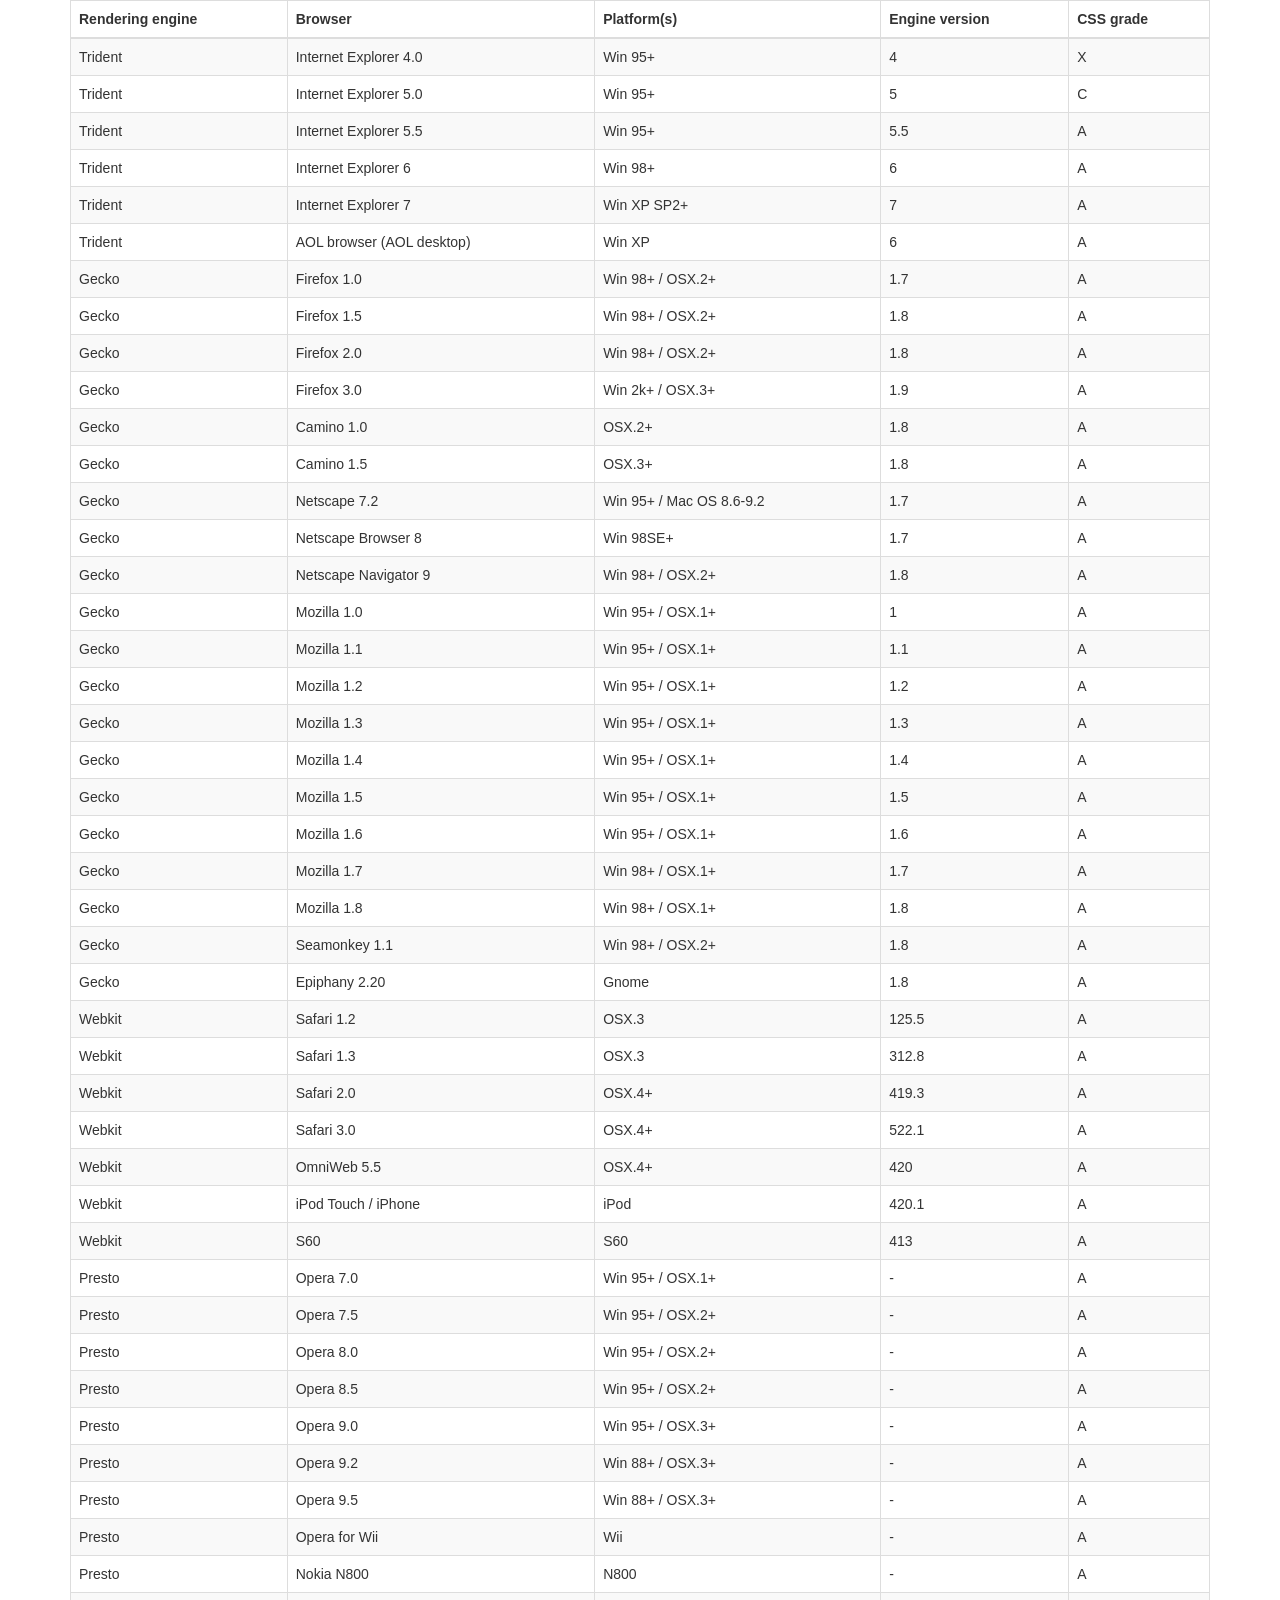
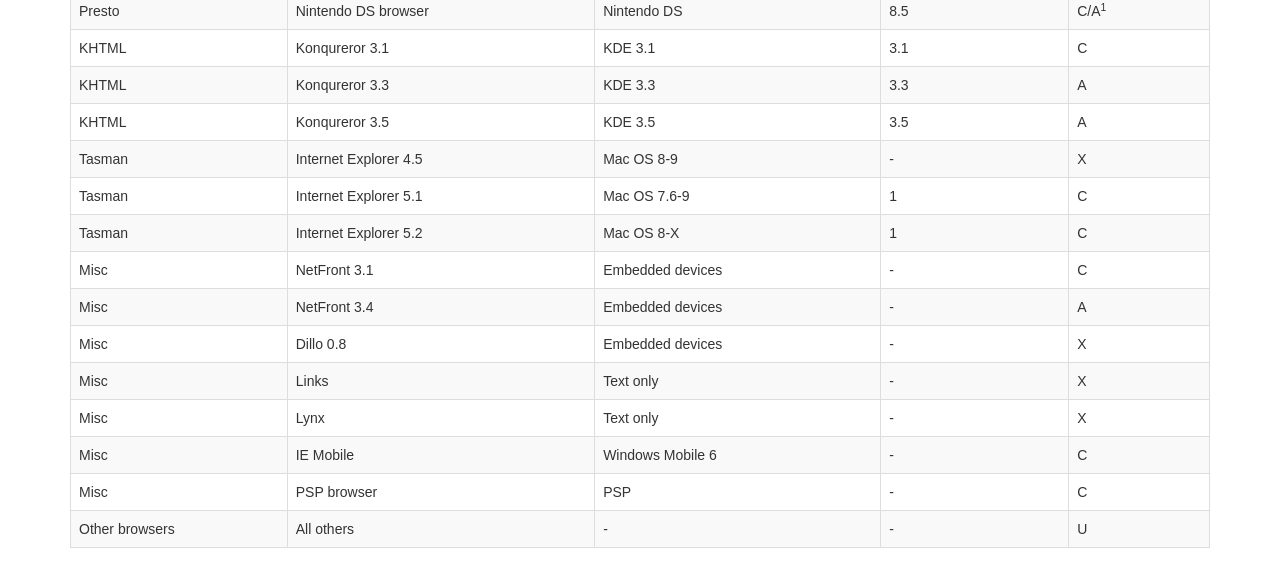
<file: others_website_design/Demo/vendor/datatables-plugins/index.html>
<!DOCTYPE HTML PUBLIC "-//W3C//DTD HTML 4.01//EN" "http://www.w3.org/TR/html4/strict.dtd">
<html>
	<head>
		<meta http-equiv="content-type" content="text/html; charset=utf-8" />
		
		<title>DataTables Bootstrap 3 example</title>

		<link rel="stylesheet" type="text/css" href="//maxcdn.bootstrapcdn.com/bootstrap/3.3.0/css/bootstrap.min.css">
		<link rel="stylesheet" type="text/css" href="dataTables.bootstrap.css">

		<script type="text/javascript" language="javascript" src="//code.jquery.com/jquery-1.11.1.min.js"></script>
		<script type="text/javascript" language="javascript" src="//cdn.datatables.net/1.10.3/js/jquery.dataTables.min.js"></script>
		<script type="text/javascript" language="javascript" src="dataTables.bootstrap.js"></script>
		<script type="text/javascript" charset="utf-8">
			$(document).ready(function() {
				$('#example').dataTable();
			} );
		</script>
	</head>
	<body>
		<div class="container">
			
<table cellpadding="0" cellspacing="0" border="0" class="table table-striped table-bordered" id="example">
	<thead>
		<tr>
			<th>Rendering engine</th>
			<th>Browser</th>
			<th>Platform(s)</th>
			<th>Engine version</th>
			<th>CSS grade</th>
		</tr>
	</thead>
	<tbody>
		<tr class="odd gradeX">
			<td>Trident</td>
			<td>Internet
				 Explorer 4.0</td>
			<td>Win 95+</td>
			<td class="center"> 4</td>
			<td class="center">X</td>
		</tr>
		<tr class="even gradeC">
			<td>Trident</td>
			<td>Internet
				 Explorer 5.0</td>
			<td>Win 95+</td>
			<td class="center">5</td>
			<td class="center">C</td>
		</tr>
		<tr class="odd gradeA">
			<td>Trident</td>
			<td>Internet
				 Explorer 5.5</td>
			<td>Win 95+</td>
			<td class="center">5.5</td>
			<td class="center">A</td>
		</tr>
		<tr class="even gradeA">
			<td>Trident</td>
			<td>Internet
				 Explorer 6</td>
			<td>Win 98+</td>
			<td class="center">6</td>
			<td class="center">A</td>
		</tr>
		<tr class="odd gradeA">
			<td>Trident</td>
			<td>Internet Explorer 7</td>
			<td>Win XP SP2+</td>
			<td class="center">7</td>
			<td class="center">A</td>
		</tr>
		<tr class="even gradeA">
			<td>Trident</td>
			<td>AOL browser (AOL desktop)</td>
			<td>Win XP</td>
			<td class="center">6</td>
			<td class="center">A</td>
		</tr>
		<tr class="gradeA">
			<td>Gecko</td>
			<td>Firefox 1.0</td>
			<td>Win 98+ / OSX.2+</td>
			<td class="center">1.7</td>
			<td class="center">A</td>
		</tr>
		<tr class="gradeA">
			<td>Gecko</td>
			<td>Firefox 1.5</td>
			<td>Win 98+ / OSX.2+</td>
			<td class="center">1.8</td>
			<td class="center">A</td>
		</tr>
		<tr class="gradeA">
			<td>Gecko</td>
			<td>Firefox 2.0</td>
			<td>Win 98+ / OSX.2+</td>
			<td class="center">1.8</td>
			<td class="center">A</td>
		</tr>
		<tr class="gradeA">
			<td>Gecko</td>
			<td>Firefox 3.0</td>
			<td>Win 2k+ / OSX.3+</td>
			<td class="center">1.9</td>
			<td class="center">A</td>
		</tr>
		<tr class="gradeA">
			<td>Gecko</td>
			<td>Camino 1.0</td>
			<td>OSX.2+</td>
			<td class="center">1.8</td>
			<td class="center">A</td>
		</tr>
		<tr class="gradeA">
			<td>Gecko</td>
			<td>Camino 1.5</td>
			<td>OSX.3+</td>
			<td class="center">1.8</td>
			<td class="center">A</td>
		</tr>
		<tr class="gradeA">
			<td>Gecko</td>
			<td>Netscape 7.2</td>
			<td>Win 95+ / Mac OS 8.6-9.2</td>
			<td class="center">1.7</td>
			<td class="center">A</td>
		</tr>
		<tr class="gradeA">
			<td>Gecko</td>
			<td>Netscape Browser 8</td>
			<td>Win 98SE+</td>
			<td class="center">1.7</td>
			<td class="center">A</td>
		</tr>
		<tr class="gradeA">
			<td>Gecko</td>
			<td>Netscape Navigator 9</td>
			<td>Win 98+ / OSX.2+</td>
			<td class="center">1.8</td>
			<td class="center">A</td>
		</tr>
		<tr class="gradeA">
			<td>Gecko</td>
			<td>Mozilla 1.0</td>
			<td>Win 95+ / OSX.1+</td>
			<td class="center">1</td>
			<td class="center">A</td>
		</tr>
		<tr class="gradeA">
			<td>Gecko</td>
			<td>Mozilla 1.1</td>
			<td>Win 95+ / OSX.1+</td>
			<td class="center">1.1</td>
			<td class="center">A</td>
		</tr>
		<tr class="gradeA">
			<td>Gecko</td>
			<td>Mozilla 1.2</td>
			<td>Win 95+ / OSX.1+</td>
			<td class="center">1.2</td>
			<td class="center">A</td>
		</tr>
		<tr class="gradeA">
			<td>Gecko</td>
			<td>Mozilla 1.3</td>
			<td>Win 95+ / OSX.1+</td>
			<td class="center">1.3</td>
			<td class="center">A</td>
		</tr>
		<tr class="gradeA">
			<td>Gecko</td>
			<td>Mozilla 1.4</td>
			<td>Win 95+ / OSX.1+</td>
			<td class="center">1.4</td>
			<td class="center">A</td>
		</tr>
		<tr class="gradeA">
			<td>Gecko</td>
			<td>Mozilla 1.5</td>
			<td>Win 95+ / OSX.1+</td>
			<td class="center">1.5</td>
			<td class="center">A</td>
		</tr>
		<tr class="gradeA">
			<td>Gecko</td>
			<td>Mozilla 1.6</td>
			<td>Win 95+ / OSX.1+</td>
			<td class="center">1.6</td>
			<td class="center">A</td>
		</tr>
		<tr class="gradeA">
			<td>Gecko</td>
			<td>Mozilla 1.7</td>
			<td>Win 98+ / OSX.1+</td>
			<td class="center">1.7</td>
			<td class="center">A</td>
		</tr>
		<tr class="gradeA">
			<td>Gecko</td>
			<td>Mozilla 1.8</td>
			<td>Win 98+ / OSX.1+</td>
			<td class="center">1.8</td>
			<td class="center">A</td>
		</tr>
		<tr class="gradeA">
			<td>Gecko</td>
			<td>Seamonkey 1.1</td>
			<td>Win 98+ / OSX.2+</td>
			<td class="center">1.8</td>
			<td class="center">A</td>
		</tr>
		<tr class="gradeA">
			<td>Gecko</td>
			<td>Epiphany 2.20</td>
			<td>Gnome</td>
			<td class="center">1.8</td>
			<td class="center">A</td>
		</tr>
		<tr class="gradeA">
			<td>Webkit</td>
			<td>Safari 1.2</td>
			<td>OSX.3</td>
			<td class="center">125.5</td>
			<td class="center">A</td>
		</tr>
		<tr class="gradeA">
			<td>Webkit</td>
			<td>Safari 1.3</td>
			<td>OSX.3</td>
			<td class="center">312.8</td>
			<td class="center">A</td>
		</tr>
		<tr class="gradeA">
			<td>Webkit</td>
			<td>Safari 2.0</td>
			<td>OSX.4+</td>
			<td class="center">419.3</td>
			<td class="center">A</td>
		</tr>
		<tr class="gradeA">
			<td>Webkit</td>
			<td>Safari 3.0</td>
			<td>OSX.4+</td>
			<td class="center">522.1</td>
			<td class="center">A</td>
		</tr>
		<tr class="gradeA">
			<td>Webkit</td>
			<td>OmniWeb 5.5</td>
			<td>OSX.4+</td>
			<td class="center">420</td>
			<td class="center">A</td>
		</tr>
		<tr class="gradeA">
			<td>Webkit</td>
			<td>iPod Touch / iPhone</td>
			<td>iPod</td>
			<td class="center">420.1</td>
			<td class="center">A</td>
		</tr>
		<tr class="gradeA">
			<td>Webkit</td>
			<td>S60</td>
			<td>S60</td>
			<td class="center">413</td>
			<td class="center">A</td>
		</tr>
		<tr class="gradeA">
			<td>Presto</td>
			<td>Opera 7.0</td>
			<td>Win 95+ / OSX.1+</td>
			<td class="center">-</td>
			<td class="center">A</td>
		</tr>
		<tr class="gradeA">
			<td>Presto</td>
			<td>Opera 7.5</td>
			<td>Win 95+ / OSX.2+</td>
			<td class="center">-</td>
			<td class="center">A</td>
		</tr>
		<tr class="gradeA">
			<td>Presto</td>
			<td>Opera 8.0</td>
			<td>Win 95+ / OSX.2+</td>
			<td class="center">-</td>
			<td class="center">A</td>
		</tr>
		<tr class="gradeA">
			<td>Presto</td>
			<td>Opera 8.5</td>
			<td>Win 95+ / OSX.2+</td>
			<td class="center">-</td>
			<td class="center">A</td>
		</tr>
		<tr class="gradeA">
			<td>Presto</td>
			<td>Opera 9.0</td>
			<td>Win 95+ / OSX.3+</td>
			<td class="center">-</td>
			<td class="center">A</td>
		</tr>
		<tr class="gradeA">
			<td>Presto</td>
			<td>Opera 9.2</td>
			<td>Win 88+ / OSX.3+</td>
			<td class="center">-</td>
			<td class="center">A</td>
		</tr>
		<tr class="gradeA">
			<td>Presto</td>
			<td>Opera 9.5</td>
			<td>Win 88+ / OSX.3+</td>
			<td class="center">-</td>
			<td class="center">A</td>
		</tr>
		<tr class="gradeA">
			<td>Presto</td>
			<td>Opera for Wii</td>
			<td>Wii</td>
			<td class="center">-</td>
			<td class="center">A</td>
		</tr>
		<tr class="gradeA">
			<td>Presto</td>
			<td>Nokia N800</td>
			<td>N800</td>
			<td class="center">-</td>
			<td class="center">A</td>
		</tr>
		<tr class="gradeA">
			<td>Presto</td>
			<td>Nintendo DS browser</td>
			<td>Nintendo DS</td>
			<td class="center">8.5</td>
			<td class="center">C/A<sup>1</sup></td>
		</tr>
		<tr class="gradeC">
			<td>KHTML</td>
			<td>Konqureror 3.1</td>
			<td>KDE 3.1</td>
			<td class="center">3.1</td>
			<td class="center">C</td>
		</tr>
		<tr class="gradeA">
			<td>KHTML</td>
			<td>Konqureror 3.3</td>
			<td>KDE 3.3</td>
			<td class="center">3.3</td>
			<td class="center">A</td>
		</tr>
		<tr class="gradeA">
			<td>KHTML</td>
			<td>Konqureror 3.5</td>
			<td>KDE 3.5</td>
			<td class="center">3.5</td>
			<td class="center">A</td>
		</tr>
		<tr class="gradeX">
			<td>Tasman</td>
			<td>Internet Explorer 4.5</td>
			<td>Mac OS 8-9</td>
			<td class="center">-</td>
			<td class="center">X</td>
		</tr>
		<tr class="gradeC">
			<td>Tasman</td>
			<td>Internet Explorer 5.1</td>
			<td>Mac OS 7.6-9</td>
			<td class="center">1</td>
			<td class="center">C</td>
		</tr>
		<tr class="gradeC">
			<td>Tasman</td>
			<td>Internet Explorer 5.2</td>
			<td>Mac OS 8-X</td>
			<td class="center">1</td>
			<td class="center">C</td>
		</tr>
		<tr class="gradeA">
			<td>Misc</td>
			<td>NetFront 3.1</td>
			<td>Embedded devices</td>
			<td class="center">-</td>
			<td class="center">C</td>
		</tr>
		<tr class="gradeA">
			<td>Misc</td>
			<td>NetFront 3.4</td>
			<td>Embedded devices</td>
			<td class="center">-</td>
			<td class="center">A</td>
		</tr>
		<tr class="gradeX">
			<td>Misc</td>
			<td>Dillo 0.8</td>
			<td>Embedded devices</td>
			<td class="center">-</td>
			<td class="center">X</td>
		</tr>
		<tr class="gradeX">
			<td>Misc</td>
			<td>Links</td>
			<td>Text only</td>
			<td class="center">-</td>
			<td class="center">X</td>
		</tr>
		<tr class="gradeX">
			<td>Misc</td>
			<td>Lynx</td>
			<td>Text only</td>
			<td class="center">-</td>
			<td class="center">X</td>
		</tr>
		<tr class="gradeC">
			<td>Misc</td>
			<td>IE Mobile</td>
			<td>Windows Mobile 6</td>
			<td class="center">-</td>
			<td class="center">C</td>
		</tr>
		<tr class="gradeC">
			<td>Misc</td>
			<td>PSP browser</td>
			<td>PSP</td>
			<td class="center">-</td>
			<td class="center">C</td>
		</tr>
		<tr class="gradeU">
			<td>Other browsers</td>
			<td>All others</td>
			<td>-</td>
			<td class="center">-</td>
			<td class="center">U</td>
		</tr>
	</tbody>
</table>
			
		</div>
	</body>
</html>
</file>
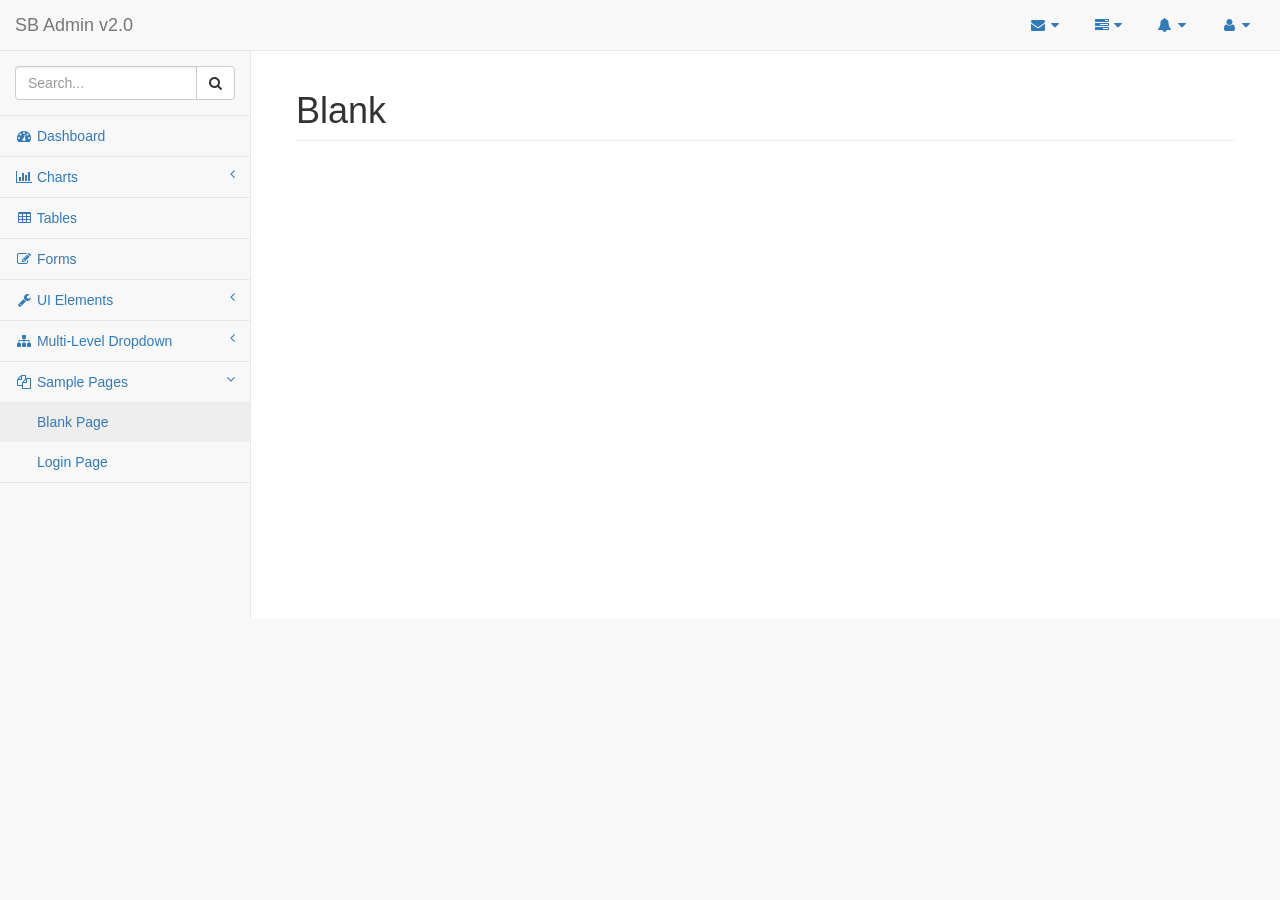
<file: others_website_design/Demo/pages/blank.html>
<!DOCTYPE html>
<html lang="en">

<head>

    <meta charset="utf-8">
    <meta http-equiv="X-UA-Compatible" content="IE=edge">
    <meta name="viewport" content="width=device-width, initial-scale=1">
    <meta name="description" content="">
    <meta name="author" content="">

    <title>SB Admin 2 - Bootstrap Admin Theme</title>

    <!-- Bootstrap Core CSS -->
    <link href="../vendor/bootstrap/css/bootstrap.min.css" rel="stylesheet">

    <!-- MetisMenu CSS -->
    <link href="../vendor/metisMenu/metisMenu.min.css" rel="stylesheet">

    <!-- Custom CSS -->
    <link href="../dist/css/sb-admin-2.css" rel="stylesheet">

    <!-- Custom Fonts -->
    <link href="../vendor/font-awesome/css/font-awesome.min.css" rel="stylesheet" type="text/css">

    <!-- HTML5 Shim and Respond.js IE8 support of HTML5 elements and media queries -->
    <!-- WARNING: Respond.js doesn't work if you view the page via file:// -->
    <!--[if lt IE 9]>
        <script src="https://oss.maxcdn.com/libs/html5shiv/3.7.0/html5shiv.js"></script>
        <script src="https://oss.maxcdn.com/libs/respond.js/1.4.2/respond.min.js"></script>
    <![endif]-->

</head>

<body>

    <div id="wrapper">

        <!-- Navigation -->
        <nav class="navbar navbar-default navbar-static-top" role="navigation" style="margin-bottom: 0">
            <div class="navbar-header">
                <button type="button" class="navbar-toggle" data-toggle="collapse" data-target=".navbar-collapse">
                    <span class="sr-only">Toggle navigation</span>
                    <span class="icon-bar"></span>
                    <span class="icon-bar"></span>
                    <span class="icon-bar"></span>
                </button>
                <a class="navbar-brand" href="index.html">SB Admin v2.0</a>
            </div>
            <!-- /.navbar-header -->

            <ul class="nav navbar-top-links navbar-right">
                <li class="dropdown">
                    <a class="dropdown-toggle" data-toggle="dropdown" href="#">
                        <i class="fa fa-envelope fa-fw"></i> <i class="fa fa-caret-down"></i>
                    </a>
                    <ul class="dropdown-menu dropdown-messages">
                        <li>
                            <a href="#">
                                <div>
                                    <strong>John Smith</strong>
                                    <span class="pull-right text-muted">
                                        <em>Yesterday</em>
                                    </span>
                                </div>
                                <div>Lorem ipsum dolor sit amet, consectetur adipiscing elit. Pellentesque eleifend...</div>
                            </a>
                        </li>
                        <li class="divider"></li>
                        <li>
                            <a href="#">
                                <div>
                                    <strong>John Smith</strong>
                                    <span class="pull-right text-muted">
                                        <em>Yesterday</em>
                                    </span>
                                </div>
                                <div>Lorem ipsum dolor sit amet, consectetur adipiscing elit. Pellentesque eleifend...</div>
                            </a>
                        </li>
                        <li class="divider"></li>
                        <li>
                            <a href="#">
                                <div>
                                    <strong>John Smith</strong>
                                    <span class="pull-right text-muted">
                                        <em>Yesterday</em>
                                    </span>
                                </div>
                                <div>Lorem ipsum dolor sit amet, consectetur adipiscing elit. Pellentesque eleifend...</div>
                            </a>
                        </li>
                        <li class="divider"></li>
                        <li>
                            <a class="text-center" href="#">
                                <strong>Read All Messages</strong>
                                <i class="fa fa-angle-right"></i>
                            </a>
                        </li>
                    </ul>
                    <!-- /.dropdown-messages -->
                </li>
                <!-- /.dropdown -->
                <li class="dropdown">
                    <a class="dropdown-toggle" data-toggle="dropdown" href="#">
                        <i class="fa fa-tasks fa-fw"></i> <i class="fa fa-caret-down"></i>
                    </a>
                    <ul class="dropdown-menu dropdown-tasks">
                        <li>
                            <a href="#">
                                <div>
                                    <p>
                                        <strong>Task 1</strong>
                                        <span class="pull-right text-muted">40% Complete</span>
                                    </p>
                                    <div class="progress progress-striped active">
                                        <div class="progress-bar progress-bar-success" role="progressbar" aria-valuenow="40" aria-valuemin="0" aria-valuemax="100" style="width: 40%">
                                            <span class="sr-only">40% Complete (success)</span>
                                        </div>
                                    </div>
                                </div>
                            </a>
                        </li>
                        <li class="divider"></li>
                        <li>
                            <a href="#">
                                <div>
                                    <p>
                                        <strong>Task 2</strong>
                                        <span class="pull-right text-muted">20% Complete</span>
                                    </p>
                                    <div class="progress progress-striped active">
                                        <div class="progress-bar progress-bar-info" role="progressbar" aria-valuenow="20" aria-valuemin="0" aria-valuemax="100" style="width: 20%">
                                            <span class="sr-only">20% Complete</span>
                                        </div>
                                    </div>
                                </div>
                            </a>
                        </li>
                        <li class="divider"></li>
                        <li>
                            <a href="#">
                                <div>
                                    <p>
                                        <strong>Task 3</strong>
                                        <span class="pull-right text-muted">60% Complete</span>
                                    </p>
                                    <div class="progress progress-striped active">
                                        <div class="progress-bar progress-bar-warning" role="progressbar" aria-valuenow="60" aria-valuemin="0" aria-valuemax="100" style="width: 60%">
                                            <span class="sr-only">60% Complete (warning)</span>
                                        </div>
                                    </div>
                                </div>
                            </a>
                        </li>
                        <li class="divider"></li>
                        <li>
                            <a href="#">
                                <div>
                                    <p>
                                        <strong>Task 4</strong>
                                        <span class="pull-right text-muted">80% Complete</span>
                                    </p>
                                    <div class="progress progress-striped active">
                                        <div class="progress-bar progress-bar-danger" role="progressbar" aria-valuenow="80" aria-valuemin="0" aria-valuemax="100" style="width: 80%">
                                            <span class="sr-only">80% Complete (danger)</span>
                                        </div>
                                    </div>
                                </div>
                            </a>
                        </li>
                        <li class="divider"></li>
                        <li>
                            <a class="text-center" href="#">
                                <strong>See All Tasks</strong>
                                <i class="fa fa-angle-right"></i>
                            </a>
                        </li>
                    </ul>
                    <!-- /.dropdown-tasks -->
                </li>
                <!-- /.dropdown -->
                <li class="dropdown">
                    <a class="dropdown-toggle" data-toggle="dropdown" href="#">
                        <i class="fa fa-bell fa-fw"></i> <i class="fa fa-caret-down"></i>
                    </a>
                    <ul class="dropdown-menu dropdown-alerts">
                        <li>
                            <a href="#">
                                <div>
                                    <i class="fa fa-comment fa-fw"></i> New Comment
                                    <span class="pull-right text-muted small">4 minutes ago</span>
                                </div>
                            </a>
                        </li>
                        <li class="divider"></li>
                        <li>
                            <a href="#">
                                <div>
                                    <i class="fa fa-twitter fa-fw"></i> 3 New Followers
                                    <span class="pull-right text-muted small">12 minutes ago</span>
                                </div>
                            </a>
                        </li>
                        <li class="divider"></li>
                        <li>
                            <a href="#">
                                <div>
                                    <i class="fa fa-envelope fa-fw"></i> Message Sent
                                    <span class="pull-right text-muted small">4 minutes ago</span>
                                </div>
                            </a>
                        </li>
                        <li class="divider"></li>
                        <li>
                            <a href="#">
                                <div>
                                    <i class="fa fa-tasks fa-fw"></i> New Task
                                    <span class="pull-right text-muted small">4 minutes ago</span>
                                </div>
                            </a>
                        </li>
                        <li class="divider"></li>
                        <li>
                            <a href="#">
                                <div>
                                    <i class="fa fa-upload fa-fw"></i> Server Rebooted
                                    <span class="pull-right text-muted small">4 minutes ago</span>
                                </div>
                            </a>
                        </li>
                        <li class="divider"></li>
                        <li>
                            <a class="text-center" href="#">
                                <strong>See All Alerts</strong>
                                <i class="fa fa-angle-right"></i>
                            </a>
                        </li>
                    </ul>
                    <!-- /.dropdown-alerts -->
                </li>
                <!-- /.dropdown -->
                <li class="dropdown">
                    <a class="dropdown-toggle" data-toggle="dropdown" href="#">
                        <i class="fa fa-user fa-fw"></i> <i class="fa fa-caret-down"></i>
                    </a>
                    <ul class="dropdown-menu dropdown-user">
                        <li><a href="#"><i class="fa fa-user fa-fw"></i> User Profile</a>
                        </li>
                        <li><a href="#"><i class="fa fa-gear fa-fw"></i> Settings</a>
                        </li>
                        <li class="divider"></li>
                        <li><a href="login.html"><i class="fa fa-sign-out fa-fw"></i> Logout</a>
                        </li>
                    </ul>
                    <!-- /.dropdown-user -->
                </li>
                <!-- /.dropdown -->
            </ul>
            <!-- /.navbar-top-links -->

            <div class="navbar-default sidebar" role="navigation">
                <div class="sidebar-nav navbar-collapse">
                    <ul class="nav" id="side-menu">
                        <li class="sidebar-search">
                            <div class="input-group custom-search-form">
                                <input type="text" class="form-control" placeholder="Search...">
                                <span class="input-group-btn">
                                    <button class="btn btn-default" type="button">
                                        <i class="fa fa-search"></i>
                                    </button>
                                </span>
                            </div>
                            <!-- /input-group -->
                        </li>
                        <li>
                            <a href="index.html"><i class="fa fa-dashboard fa-fw"></i> Dashboard</a>
                        </li>
                        <li>
                            <a href="#"><i class="fa fa-bar-chart-o fa-fw"></i> Charts<span class="fa arrow"></span></a>
                            <ul class="nav nav-second-level">
                                <li>
                                    <a href="flot.html">Flot Charts</a>
                                </li>
                                <li>
                                    <a href="morris.html">Morris.js Charts</a>
                                </li>
                            </ul>
                            <!-- /.nav-second-level -->
                        </li>
                        <li>
                            <a href="tables.html"><i class="fa fa-table fa-fw"></i> Tables</a>
                        </li>
                        <li>
                            <a href="forms.html"><i class="fa fa-edit fa-fw"></i> Forms</a>
                        </li>
                        <li>
                            <a href="#"><i class="fa fa-wrench fa-fw"></i> UI Elements<span class="fa arrow"></span></a>
                            <ul class="nav nav-second-level">
                                <li>
                                    <a href="panels-wells.html">Panels and Wells</a>
                                </li>
                                <li>
                                    <a href="buttons.html">Buttons</a>
                                </li>
                                <li>
                                    <a href="notifications.html">Notifications</a>
                                </li>
                                <li>
                                    <a href="typography.html">Typography</a>
                                </li>
                                <li>
                                    <a href="icons.html"> Icons</a>
                                </li>
                                <li>
                                    <a href="grid.html">Grid</a>
                                </li>
                            </ul>
                            <!-- /.nav-second-level -->
                        </li>
                        <li>
                            <a href="#"><i class="fa fa-sitemap fa-fw"></i> Multi-Level Dropdown<span class="fa arrow"></span></a>
                            <ul class="nav nav-second-level">
                                <li>
                                    <a href="#">Second Level Item</a>
                                </li>
                                <li>
                                    <a href="#">Second Level Item</a>
                                </li>
                                <li>
                                    <a href="#">Third Level <span class="fa arrow"></span></a>
                                    <ul class="nav nav-third-level">
                                        <li>
                                            <a href="#">Third Level Item</a>
                                        </li>
                                        <li>
                                            <a href="#">Third Level Item</a>
                                        </li>
                                        <li>
                                            <a href="#">Third Level Item</a>
                                        </li>
                                        <li>
                                            <a href="#">Third Level Item</a>
                                        </li>
                                    </ul>
                                    <!-- /.nav-third-level -->
                                </li>
                            </ul>
                            <!-- /.nav-second-level -->
                        </li>
                        <li class="active">
                            <a href="#"><i class="fa fa-files-o fa-fw"></i> Sample Pages<span class="fa arrow"></span></a>
                            <ul class="nav nav-second-level">
                                <li>
                                    <a class="active" href="blank.html">Blank Page</a>
                                </li>
                                <li>
                                    <a href="login.html">Login Page</a>
                                </li>
                            </ul>
                            <!-- /.nav-second-level -->
                        </li>
                    </ul>
                </div>
                <!-- /.sidebar-collapse -->
            </div>
            <!-- /.navbar-static-side -->
        </nav>

        <!-- Page Content -->
        <div id="page-wrapper">
            <div class="container-fluid">
                <div class="row">
                    <div class="col-lg-12">
                        <h1 class="page-header">Blank</h1>
                    </div>
                    <!-- /.col-lg-12 -->
                </div>
                <!-- /.row -->
            </div>
            <!-- /.container-fluid -->
        </div>
        <!-- /#page-wrapper -->

    </div>
    <!-- /#wrapper -->

    <!-- jQuery -->
    <script src="../vendor/jquery/jquery.min.js"></script>

    <!-- Bootstrap Core JavaScript -->
    <script src="../vendor/bootstrap/js/bootstrap.min.js"></script>

    <!-- Metis Menu Plugin JavaScript -->
    <script src="../vendor/metisMenu/metisMenu.min.js"></script>

    <!-- Custom Theme JavaScript -->
    <script src="../dist/js/sb-admin-2.js"></script>

</body>

</html>
</file>
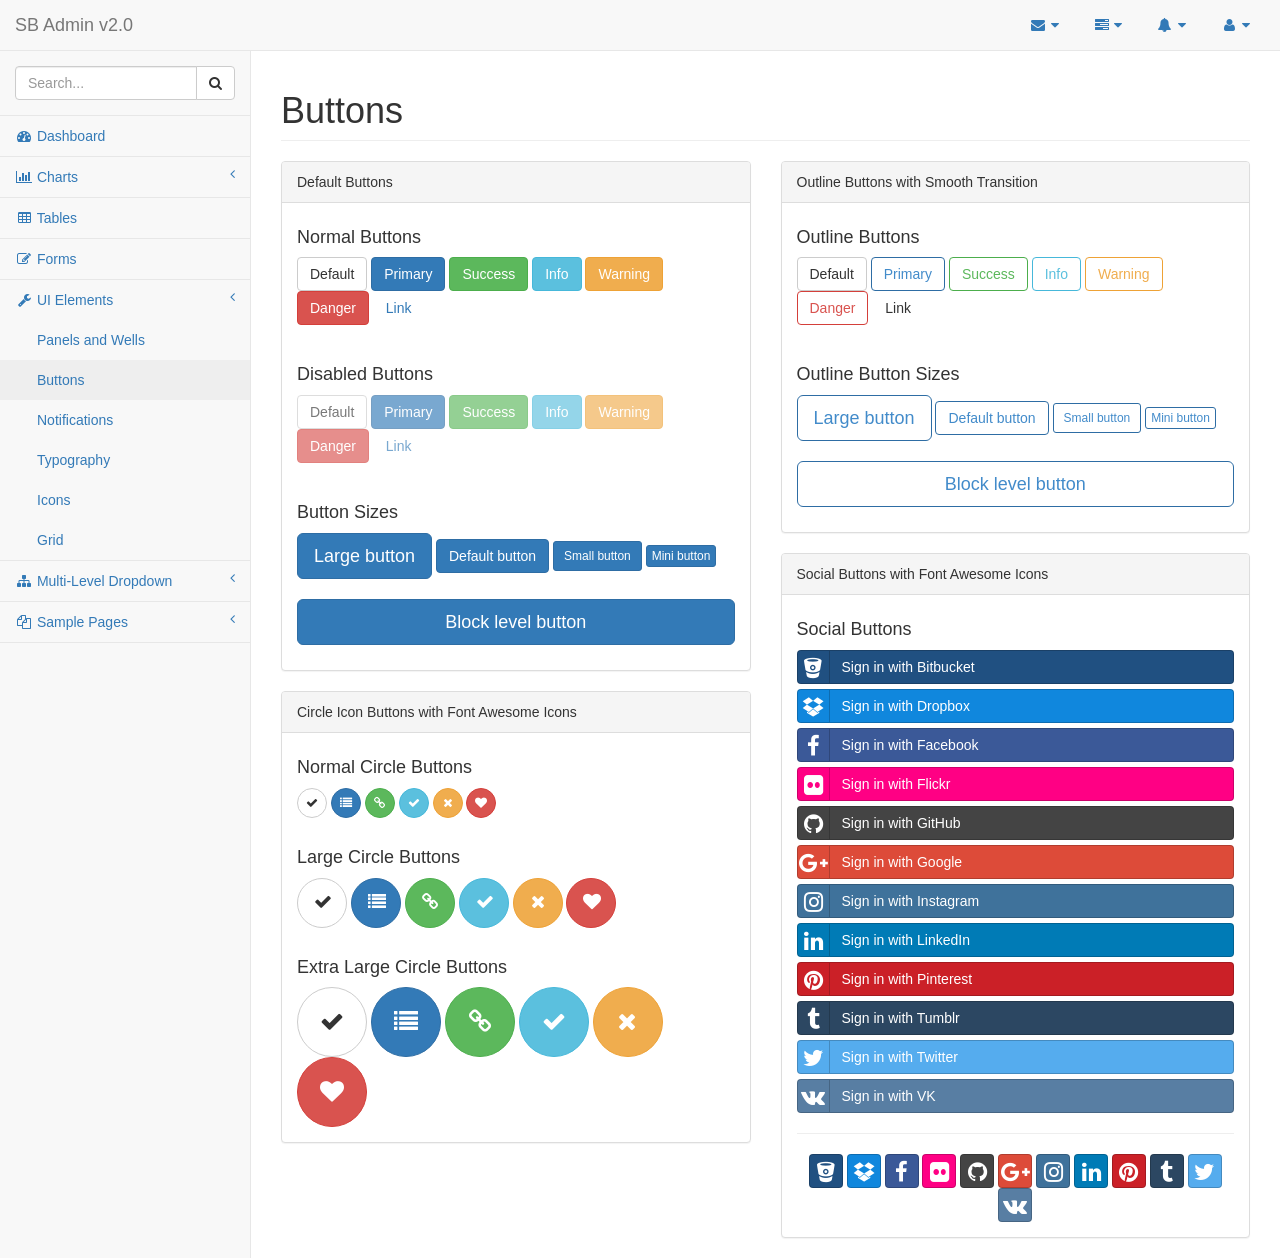
<file: others_website_design/Demo/pages/buttons.html>
<!DOCTYPE html>
<html lang="en">

<head>

    <meta charset="utf-8">
    <meta http-equiv="X-UA-Compatible" content="IE=edge">
    <meta name="viewport" content="width=device-width, initial-scale=1">
    <meta name="description" content="">
    <meta name="author" content="">

    <title>SB Admin 2 - Bootstrap Admin Theme</title>

    <!-- Bootstrap Core CSS -->
    <link href="../vendor/bootstrap/css/bootstrap.min.css" rel="stylesheet">

    <!-- MetisMenu CSS -->
    <link href="../vendor/metisMenu/metisMenu.min.css" rel="stylesheet">

    <!-- Social Buttons CSS -->
    <link href="../vendor/bootstrap-social/bootstrap-social.css" rel="stylesheet">

    <!-- Custom CSS -->
    <link href="../dist/css/sb-admin-2.css" rel="stylesheet">

    <!-- Custom Fonts -->
    <link href="../vendor/font-awesome/css/font-awesome.min.css" rel="stylesheet" type="text/css">

    <!-- HTML5 Shim and Respond.js IE8 support of HTML5 elements and media queries -->
    <!-- WARNING: Respond.js doesn't work if you view the page via file:// -->
    <!--[if lt IE 9]>
        <script src="https://oss.maxcdn.com/libs/html5shiv/3.7.0/html5shiv.js"></script>
        <script src="https://oss.maxcdn.com/libs/respond.js/1.4.2/respond.min.js"></script>
    <![endif]-->

</head>

<body>

    <div id="wrapper">

        <!-- Navigation -->
        <nav class="navbar navbar-default navbar-static-top" role="navigation" style="margin-bottom: 0">
            <div class="navbar-header">
                <button type="button" class="navbar-toggle" data-toggle="collapse" data-target=".navbar-collapse">
                    <span class="sr-only">Toggle navigation</span>
                    <span class="icon-bar"></span>
                    <span class="icon-bar"></span>
                    <span class="icon-bar"></span>
                </button>
                <a class="navbar-brand" href="index.html">SB Admin v2.0</a>
            </div>
            <!-- /.navbar-header -->

            <ul class="nav navbar-top-links navbar-right">
                <li class="dropdown">
                    <a class="dropdown-toggle" data-toggle="dropdown" href="#">
                        <i class="fa fa-envelope fa-fw"></i> <i class="fa fa-caret-down"></i>
                    </a>
                    <ul class="dropdown-menu dropdown-messages">
                        <li>
                            <a href="#">
                                <div>
                                    <strong>John Smith</strong>
                                    <span class="pull-right text-muted">
                                        <em>Yesterday</em>
                                    </span>
                                </div>
                                <div>Lorem ipsum dolor sit amet, consectetur adipiscing elit. Pellentesque eleifend...</div>
                            </a>
                        </li>
                        <li class="divider"></li>
                        <li>
                            <a href="#">
                                <div>
                                    <strong>John Smith</strong>
                                    <span class="pull-right text-muted">
                                        <em>Yesterday</em>
                                    </span>
                                </div>
                                <div>Lorem ipsum dolor sit amet, consectetur adipiscing elit. Pellentesque eleifend...</div>
                            </a>
                        </li>
                        <li class="divider"></li>
                        <li>
                            <a href="#">
                                <div>
                                    <strong>John Smith</strong>
                                    <span class="pull-right text-muted">
                                        <em>Yesterday</em>
                                    </span>
                                </div>
                                <div>Lorem ipsum dolor sit amet, consectetur adipiscing elit. Pellentesque eleifend...</div>
                            </a>
                        </li>
                        <li class="divider"></li>
                        <li>
                            <a class="text-center" href="#">
                                <strong>Read All Messages</strong>
                                <i class="fa fa-angle-right"></i>
                            </a>
                        </li>
                    </ul>
                    <!-- /.dropdown-messages -->
                </li>
                <!-- /.dropdown -->
                <li class="dropdown">
                    <a class="dropdown-toggle" data-toggle="dropdown" href="#">
                        <i class="fa fa-tasks fa-fw"></i> <i class="fa fa-caret-down"></i>
                    </a>
                    <ul class="dropdown-menu dropdown-tasks">
                        <li>
                            <a href="#">
                                <div>
                                    <p>
                                        <strong>Task 1</strong>
                                        <span class="pull-right text-muted">40% Complete</span>
                                    </p>
                                    <div class="progress progress-striped active">
                                        <div class="progress-bar progress-bar-success" role="progressbar" aria-valuenow="40" aria-valuemin="0" aria-valuemax="100" style="width: 40%">
                                            <span class="sr-only">40% Complete (success)</span>
                                        </div>
                                    </div>
                                </div>
                            </a>
                        </li>
                        <li class="divider"></li>
                        <li>
                            <a href="#">
                                <div>
                                    <p>
                                        <strong>Task 2</strong>
                                        <span class="pull-right text-muted">20% Complete</span>
                                    </p>
                                    <div class="progress progress-striped active">
                                        <div class="progress-bar progress-bar-info" role="progressbar" aria-valuenow="20" aria-valuemin="0" aria-valuemax="100" style="width: 20%">
                                            <span class="sr-only">20% Complete</span>
                                        </div>
                                    </div>
                                </div>
                            </a>
                        </li>
                        <li class="divider"></li>
                        <li>
                            <a href="#">
                                <div>
                                    <p>
                                        <strong>Task 3</strong>
                                        <span class="pull-right text-muted">60% Complete</span>
                                    </p>
                                    <div class="progress progress-striped active">
                                        <div class="progress-bar progress-bar-warning" role="progressbar" aria-valuenow="60" aria-valuemin="0" aria-valuemax="100" style="width: 60%">
                                            <span class="sr-only">60% Complete (warning)</span>
                                        </div>
                                    </div>
                                </div>
                            </a>
                        </li>
                        <li class="divider"></li>
                        <li>
                            <a href="#">
                                <div>
                                    <p>
                                        <strong>Task 4</strong>
                                        <span class="pull-right text-muted">80% Complete</span>
                                    </p>
                                    <div class="progress progress-striped active">
                                        <div class="progress-bar progress-bar-danger" role="progressbar" aria-valuenow="80" aria-valuemin="0" aria-valuemax="100" style="width: 80%">
                                            <span class="sr-only">80% Complete (danger)</span>
                                        </div>
                                    </div>
                                </div>
                            </a>
                        </li>
                        <li class="divider"></li>
                        <li>
                            <a class="text-center" href="#">
                                <strong>See All Tasks</strong>
                                <i class="fa fa-angle-right"></i>
                            </a>
                        </li>
                    </ul>
                    <!-- /.dropdown-tasks -->
                </li>
                <!-- /.dropdown -->
                <li class="dropdown">
                    <a class="dropdown-toggle" data-toggle="dropdown" href="#">
                        <i class="fa fa-bell fa-fw"></i> <i class="fa fa-caret-down"></i>
                    </a>
                    <ul class="dropdown-menu dropdown-alerts">
                        <li>
                            <a href="#">
                                <div>
                                    <i class="fa fa-comment fa-fw"></i> New Comment
                                    <span class="pull-right text-muted small">4 minutes ago</span>
                                </div>
                            </a>
                        </li>
                        <li class="divider"></li>
                        <li>
                            <a href="#">
                                <div>
                                    <i class="fa fa-twitter fa-fw"></i> 3 New Followers
                                    <span class="pull-right text-muted small">12 minutes ago</span>
                                </div>
                            </a>
                        </li>
                        <li class="divider"></li>
                        <li>
                            <a href="#">
                                <div>
                                    <i class="fa fa-envelope fa-fw"></i> Message Sent
                                    <span class="pull-right text-muted small">4 minutes ago</span>
                                </div>
                            </a>
                        </li>
                        <li class="divider"></li>
                        <li>
                            <a href="#">
                                <div>
                                    <i class="fa fa-tasks fa-fw"></i> New Task
                                    <span class="pull-right text-muted small">4 minutes ago</span>
                                </div>
                            </a>
                        </li>
                        <li class="divider"></li>
                        <li>
                            <a href="#">
                                <div>
                                    <i class="fa fa-upload fa-fw"></i> Server Rebooted
                                    <span class="pull-right text-muted small">4 minutes ago</span>
                                </div>
                            </a>
                        </li>
                        <li class="divider"></li>
                        <li>
                            <a class="text-center" href="#">
                                <strong>See All Alerts</strong>
                                <i class="fa fa-angle-right"></i>
                            </a>
                        </li>
                    </ul>
                    <!-- /.dropdown-alerts -->
                </li>
                <!-- /.dropdown -->
                <li class="dropdown">
                    <a class="dropdown-toggle" data-toggle="dropdown" href="#">
                        <i class="fa fa-user fa-fw"></i> <i class="fa fa-caret-down"></i>
                    </a>
                    <ul class="dropdown-menu dropdown-user">
                        <li><a href="#"><i class="fa fa-user fa-fw"></i> User Profile</a>
                        </li>
                        <li><a href="#"><i class="fa fa-gear fa-fw"></i> Settings</a>
                        </li>
                        <li class="divider"></li>
                        <li><a href="login.html"><i class="fa fa-sign-out fa-fw"></i> Logout</a>
                        </li>
                    </ul>
                    <!-- /.dropdown-user -->
                </li>
                <!-- /.dropdown -->
            </ul>
            <!-- /.navbar-top-links -->

            <div class="navbar-default sidebar" role="navigation">
                <div class="sidebar-nav navbar-collapse">
                    <ul class="nav" id="side-menu">
                        <li class="sidebar-search">
                            <div class="input-group custom-search-form">
                                <input type="text" class="form-control" placeholder="Search...">
                                <span class="input-group-btn">
                                <button class="btn btn-default" type="button">
                                    <i class="fa fa-search"></i>
                                </button>
                            </span>
                            </div>
                            <!-- /input-group -->
                        </li>
                        <li>
                            <a href="index.html"><i class="fa fa-dashboard fa-fw"></i> Dashboard</a>
                        </li>
                        <li>
                            <a href="#"><i class="fa fa-bar-chart-o fa-fw"></i> Charts<span class="fa arrow"></span></a>
                            <ul class="nav nav-second-level">
                                <li>
                                    <a href="flot.html">Flot Charts</a>
                                </li>
                                <li>
                                    <a href="morris.html">Morris.js Charts</a>
                                </li>
                            </ul>
                            <!-- /.nav-second-level -->
                        </li>
                        <li>
                            <a href="tables.html"><i class="fa fa-table fa-fw"></i> Tables</a>
                        </li>
                        <li>
                            <a href="forms.html"><i class="fa fa-edit fa-fw"></i> Forms</a>
                        </li>
                        <li>
                            <a href="#"><i class="fa fa-wrench fa-fw"></i> UI Elements<span class="fa arrow"></span></a>
                            <ul class="nav nav-second-level">
                                <li>
                                    <a href="panels-wells.html">Panels and Wells</a>
                                </li>
                                <li>
                                    <a href="buttons.html">Buttons</a>
                                </li>
                                <li>
                                    <a href="notifications.html">Notifications</a>
                                </li>
                                <li>
                                    <a href="typography.html">Typography</a>
                                </li>
                                <li>
                                    <a href="icons.html"> Icons</a>
                                </li>
                                <li>
                                    <a href="grid.html">Grid</a>
                                </li>
                            </ul>
                            <!-- /.nav-second-level -->
                        </li>
                        <li>
                            <a href="#"><i class="fa fa-sitemap fa-fw"></i> Multi-Level Dropdown<span class="fa arrow"></span></a>
                            <ul class="nav nav-second-level">
                                <li>
                                    <a href="#">Second Level Item</a>
                                </li>
                                <li>
                                    <a href="#">Second Level Item</a>
                                </li>
                                <li>
                                    <a href="#">Third Level <span class="fa arrow"></span></a>
                                    <ul class="nav nav-third-level">
                                        <li>
                                            <a href="#">Third Level Item</a>
                                        </li>
                                        <li>
                                            <a href="#">Third Level Item</a>
                                        </li>
                                        <li>
                                            <a href="#">Third Level Item</a>
                                        </li>
                                        <li>
                                            <a href="#">Third Level Item</a>
                                        </li>
                                    </ul>
                                    <!-- /.nav-third-level -->
                                </li>
                            </ul>
                            <!-- /.nav-second-level -->
                        </li>
                        <li>
                            <a href="#"><i class="fa fa-files-o fa-fw"></i> Sample Pages<span class="fa arrow"></span></a>
                            <ul class="nav nav-second-level">
                                <li>
                                    <a href="blank.html">Blank Page</a>
                                </li>
                                <li>
                                    <a href="login.html">Login Page</a>
                                </li>
                            </ul>
                            <!-- /.nav-second-level -->
                        </li>
                    </ul>
                </div>
                <!-- /.sidebar-collapse -->
            </div>
            <!-- /.navbar-static-side -->
        </nav>

        <!-- Page Content -->
        <div id="page-wrapper">
            <div class="row">
                <div class="col-lg-12">
                    <h1 class="page-header">Buttons</h1>
                </div>
                <!-- /.col-lg-12 -->
            </div>
            <!-- /.row -->
            <div class="row">
                <div class="col-lg-6">
                    <div class="panel panel-default">
                        <div class="panel-heading">
                            Default Buttons
                        </div>
                        <!-- /.panel-heading -->
                        <div class="panel-body">
                            <h4>Normal Buttons</h4>
                            <p>
                                <button type="button" class="btn btn-default">Default</button>
                                <button type="button" class="btn btn-primary">Primary</button>
                                <button type="button" class="btn btn-success">Success</button>
                                <button type="button" class="btn btn-info">Info</button>
                                <button type="button" class="btn btn-warning">Warning</button>
                                <button type="button" class="btn btn-danger">Danger</button>
                                <button type="button" class="btn btn-link">Link</button>
                            </p>
                            <br>
                            <h4>Disabled Buttons</h4>
                            <p>
                                <button type="button" class="btn btn-default disabled">Default</button>
                                <button type="button" class="btn btn-primary disabled">Primary</button>
                                <button type="button" class="btn btn-success disabled">Success</button>
                                <button type="button" class="btn btn-info disabled">Info</button>
                                <button type="button" class="btn btn-warning disabled">Warning</button>
                                <button type="button" class="btn btn-danger disabled">Danger</button>
                                <button type="button" class="btn btn-link disabled">Link</button>
                            </p>
                            <br>
                            <h4>Button Sizes</h4>
                            <p>
                                <button type="button" class="btn btn-primary btn-lg">Large button</button>
                                <button type="button" class="btn btn-primary">Default button</button>
                                <button type="button" class="btn btn-primary btn-sm">Small button</button>
                                <button type="button" class="btn btn-primary btn-xs">Mini button</button>
                                <br>
                                <br>
                                <button type="button" class="btn btn-primary btn-lg btn-block">Block level button</button>
                            </p>
                        </div>
                        <!-- /.panel-body -->
                    </div>
                    <!-- /.panel -->
                    <div class="panel panel-default">
                        <div class="panel-heading">
                            Circle Icon Buttons with Font Awesome Icons
                        </div>
                        <!-- /.panel-heading -->
                        <div class="panel-body">
                            <h4>Normal Circle Buttons</h4>
                            <button type="button" class="btn btn-default btn-circle"><i class="fa fa-check"></i>
                            </button>
                            <button type="button" class="btn btn-primary btn-circle"><i class="fa fa-list"></i>
                            </button>
                            <button type="button" class="btn btn-success btn-circle"><i class="fa fa-link"></i>
                            </button>
                            <button type="button" class="btn btn-info btn-circle"><i class="fa fa-check"></i>
                            </button>
                            <button type="button" class="btn btn-warning btn-circle"><i class="fa fa-times"></i>
                            </button>
                            <button type="button" class="btn btn-danger btn-circle"><i class="fa fa-heart"></i>
                            </button>
                            <br>
                            <br>
                            <h4>Large Circle Buttons</h4>
                            <button type="button" class="btn btn-default btn-circle btn-lg"><i class="fa fa-check"></i>
                            </button>
                            <button type="button" class="btn btn-primary btn-circle btn-lg"><i class="fa fa-list"></i>
                            </button>
                            <button type="button" class="btn btn-success btn-circle btn-lg"><i class="fa fa-link"></i>
                            </button>
                            <button type="button" class="btn btn-info btn-circle btn-lg"><i class="fa fa-check"></i>
                            </button>
                            <button type="button" class="btn btn-warning btn-circle btn-lg"><i class="fa fa-times"></i>
                            </button>
                            <button type="button" class="btn btn-danger btn-circle btn-lg"><i class="fa fa-heart"></i>
                            </button>
                            <br>
                            <br>
                            <h4>Extra Large Circle Buttons</h4>
                            <button type="button" class="btn btn-default btn-circle btn-xl"><i class="fa fa-check"></i>
                            </button>
                            <button type="button" class="btn btn-primary btn-circle btn-xl"><i class="fa fa-list"></i>
                            </button>
                            <button type="button" class="btn btn-success btn-circle btn-xl"><i class="fa fa-link"></i>
                            </button>
                            <button type="button" class="btn btn-info btn-circle btn-xl"><i class="fa fa-check"></i>
                            </button>
                            <button type="button" class="btn btn-warning btn-circle btn-xl"><i class="fa fa-times"></i>
                            </button>
                            <button type="button" class="btn btn-danger btn-circle btn-xl"><i class="fa fa-heart"></i>
                            </button>
                        </div>
                        <!-- /.panel-body -->
                    </div>
                    <!-- /.panel -->
                </div>
                <!-- /.col-lg-6 -->
                <div class="col-lg-6">
                    <div class="panel panel-default">
                        <div class="panel-heading">
                            Outline Buttons with Smooth Transition
                        </div>
                        <!-- /.panel-heading -->
                        <div class="panel-body">
                            <h4>Outline Buttons</h4>
                            <p>
                                <button type="button" class="btn btn-outline btn-default">Default</button>
                                <button type="button" class="btn btn-outline btn-primary">Primary</button>
                                <button type="button" class="btn btn-outline btn-success">Success</button>
                                <button type="button" class="btn btn-outline btn-info">Info</button>
                                <button type="button" class="btn btn-outline btn-warning">Warning</button>
                                <button type="button" class="btn btn-outline btn-danger">Danger</button>
                                <button type="button" class="btn btn-outline btn-link">Link</button>
                            </p>
                            <br>
                            <h4>Outline Button Sizes</h4>
                            <p>
                                <button type="button" class="btn btn-outline btn-primary btn-lg">Large button</button>
                                <button type="button" class="btn btn-outline btn-primary">Default button</button>
                                <button type="button" class="btn btn-outline btn-primary btn-sm">Small button</button>
                                <button type="button" class="btn btn-outline btn-primary btn-xs">Mini button</button>
                                <br>
                                <br>
                                <button type="button" class="btn btn-outline btn-primary btn-lg btn-block">Block level button</button>
                            </p>
                        </div>
                        <!-- /.panel-body -->
                    </div>
                    <!-- /.panel -->
                    <div class="panel panel-default">
                        <div class="panel-heading">
                            Social Buttons with Font Awesome Icons
                        </div>
                        <!-- /.panel-heading -->
                        <div class="panel-body">
                            <h4>Social Buttons</h4>
                            <a class="btn btn-block btn-social btn-bitbucket">
                                <i class="fa fa-bitbucket"></i> Sign in with Bitbucket
                            </a>
                            <a class="btn btn-block btn-social btn-dropbox">
                                <i class="fa fa-dropbox"></i> Sign in with Dropbox
                            </a>
                            <a class="btn btn-block btn-social btn-facebook">
                                <i class="fa fa-facebook"></i> Sign in with Facebook
                            </a>
                            <a class="btn btn-block btn-social btn-flickr">
                                <i class="fa fa-flickr"></i> Sign in with Flickr
                            </a>
                            <a class="btn btn-block btn-social btn-github">
                                <i class="fa fa-github"></i> Sign in with GitHub
                            </a>
                            <a class="btn btn-block btn-social btn-google-plus">
                                <i class="fa fa-google-plus"></i> Sign in with Google
                            </a>
                            <a class="btn btn-block btn-social btn-instagram">
                                <i class="fa fa-instagram"></i> Sign in with Instagram
                            </a>
                            <a class="btn btn-block btn-social btn-linkedin">
                                <i class="fa fa-linkedin"></i> Sign in with LinkedIn
                            </a>
                            <a class="btn btn-block btn-social btn-pinterest">
                                <i class="fa fa-pinterest"></i> Sign in with Pinterest
                            </a>
                            <a class="btn btn-block btn-social btn-tumblr">
                                <i class="fa fa-tumblr"></i> Sign in with Tumblr
                            </a>
                            <a class="btn btn-block btn-social btn-twitter">
                                <i class="fa fa-twitter"></i> Sign in with Twitter
                            </a>
                            <a class="btn btn-block btn-social btn-vk">
                                <i class="fa fa-vk"></i> Sign in with VK
                            </a>

                            <hr>

                            <div class="text-center">
                                <a class="btn btn-social-icon btn-bitbucket"><i class="fa fa-bitbucket"></i></a>
                                <a class="btn btn-social-icon btn-dropbox"><i class="fa fa-dropbox"></i></a>
                                <a class="btn btn-social-icon btn-facebook"><i class="fa fa-facebook"></i></a>
                                <a class="btn btn-social-icon btn-flickr"><i class="fa fa-flickr"></i></a>
                                <a class="btn btn-social-icon btn-github"><i class="fa fa-github"></i></a>
                                <a class="btn btn-social-icon btn-google-plus"><i class="fa fa-google-plus"></i></a>
                                <a class="btn btn-social-icon btn-instagram"><i class="fa fa-instagram"></i></a>
                                <a class="btn btn-social-icon btn-linkedin"><i class="fa fa-linkedin"></i></a>
                                <a class="btn btn-social-icon btn-pinterest"><i class="fa fa-pinterest"></i></a>
                                <a class="btn btn-social-icon btn-tumblr"><i class="fa fa-tumblr"></i></a>
                                <a class="btn btn-social-icon btn-twitter"><i class="fa fa-twitter"></i></a>
                                <a class="btn btn-social-icon btn-vk"><i class="fa fa-vk"></i></a>
                            </div>
                        </div>
                        <!-- /.panel-body -->
                    </div>
                    <!-- /.panel -->
                </div>
                <!-- /.col-lg-6 -->
            </div>
            <!-- /.row -->
        </div>
        <!-- /#page-wrapper -->

    </div>
    <!-- /#wrapper -->

    <!-- jQuery -->
    <script src="../vendor/jquery/jquery.min.js"></script>

    <!-- Bootstrap Core JavaScript -->
    <script src="../vendor/bootstrap/js/bootstrap.min.js"></script>

    <!-- Metis Menu Plugin JavaScript -->
    <script src="../vendor/metisMenu/metisMenu.min.js"></script>

    <!-- Custom Theme JavaScript -->
    <script src="../dist/js/sb-admin-2.js"></script>

</body>

</html>
</file>
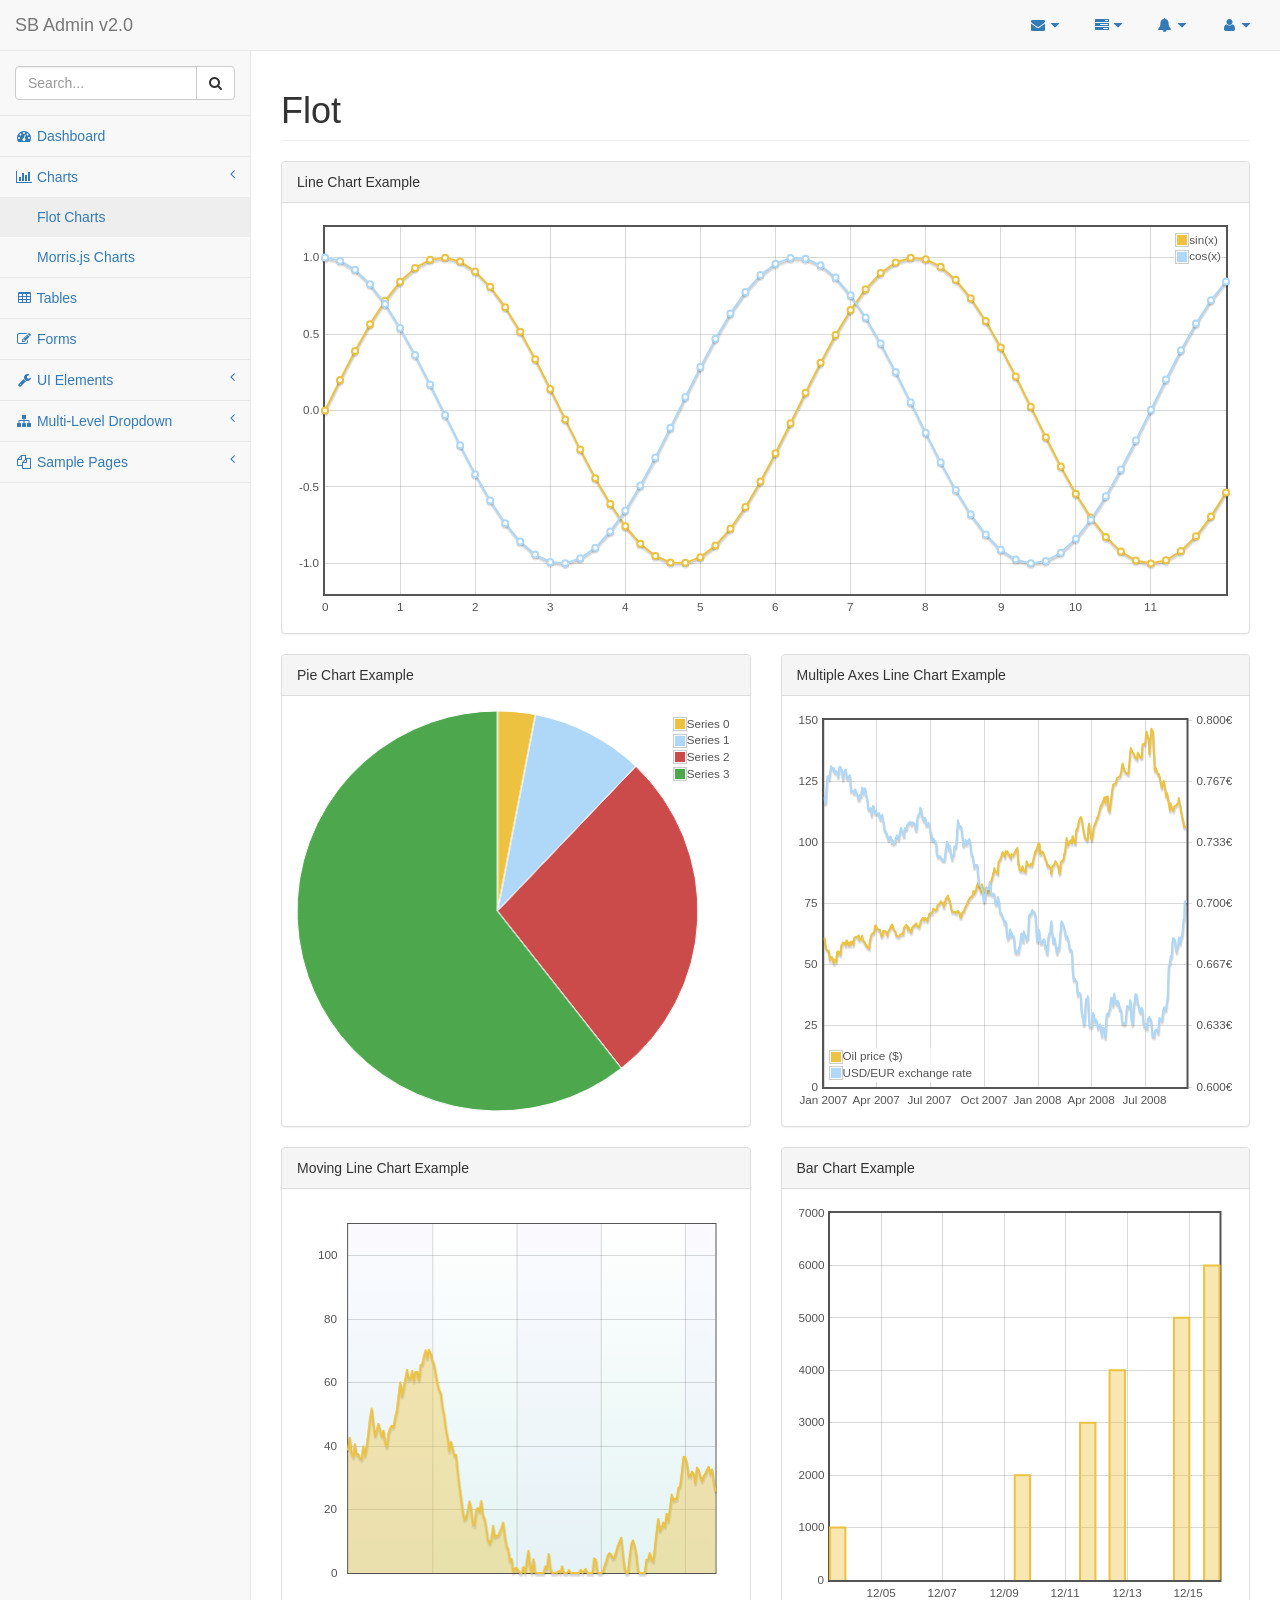
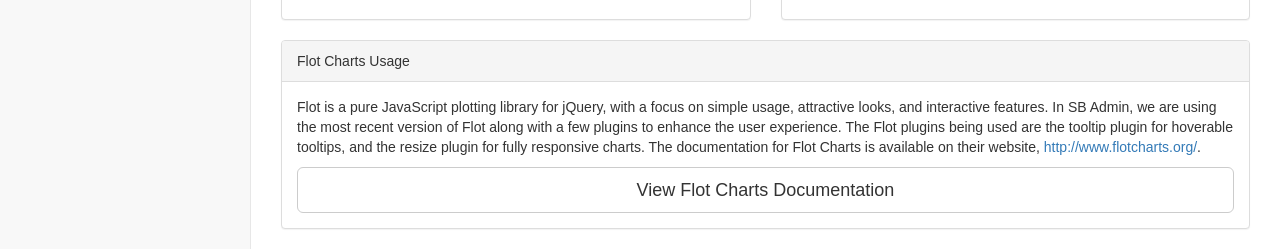
<file: others_website_design/Demo/pages/flot.html>
<!DOCTYPE html>
<html lang="en">

<head>

    <meta charset="utf-8">
    <meta http-equiv="X-UA-Compatible" content="IE=edge">
    <meta name="viewport" content="width=device-width, initial-scale=1">
    <meta name="description" content="">
    <meta name="author" content="">

    <title>SB Admin 2 - Bootstrap Admin Theme</title>

    <!-- Bootstrap Core CSS -->
    <link href="../vendor/bootstrap/css/bootstrap.min.css" rel="stylesheet">

    <!-- MetisMenu CSS -->
    <link href="../vendor/metisMenu/metisMenu.min.css" rel="stylesheet">

    <!-- Custom CSS -->
    <link href="../dist/css/sb-admin-2.css" rel="stylesheet">

    <!-- Morris Charts CSS -->
    <link href="../vendor/morrisjs/morris.css" rel="stylesheet">

    <!-- Custom Fonts -->
    <link href="../vendor/font-awesome/css/font-awesome.min.css" rel="stylesheet" type="text/css">

    <!-- HTML5 Shim and Respond.js IE8 support of HTML5 elements and media queries -->
    <!-- WARNING: Respond.js doesn't work if you view the page via file:// -->
    <!--[if lt IE 9]>
        <script src="https://oss.maxcdn.com/libs/html5shiv/3.7.0/html5shiv.js"></script>
        <script src="https://oss.maxcdn.com/libs/respond.js/1.4.2/respond.min.js"></script>
    <![endif]-->

</head>

<body>

    <div id="wrapper">

        <!-- Navigation -->
        <nav class="navbar navbar-default navbar-static-top" role="navigation" style="margin-bottom: 0">
            <div class="navbar-header">
                <button type="button" class="navbar-toggle" data-toggle="collapse" data-target=".navbar-collapse">
                    <span class="sr-only">Toggle navigation</span>
                    <span class="icon-bar"></span>
                    <span class="icon-bar"></span>
                    <span class="icon-bar"></span>
                </button>
                <a class="navbar-brand" href="index.html">SB Admin v2.0</a>
            </div>
            <!-- /.navbar-header -->

            <ul class="nav navbar-top-links navbar-right">
                <li class="dropdown">
                    <a class="dropdown-toggle" data-toggle="dropdown" href="#">
                        <i class="fa fa-envelope fa-fw"></i> <i class="fa fa-caret-down"></i>
                    </a>
                    <ul class="dropdown-menu dropdown-messages">
                        <li>
                            <a href="#">
                                <div>
                                    <strong>John Smith</strong>
                                    <span class="pull-right text-muted">
                                        <em>Yesterday</em>
                                    </span>
                                </div>
                                <div>Lorem ipsum dolor sit amet, consectetur adipiscing elit. Pellentesque eleifend...</div>
                            </a>
                        </li>
                        <li class="divider"></li>
                        <li>
                            <a href="#">
                                <div>
                                    <strong>John Smith</strong>
                                    <span class="pull-right text-muted">
                                        <em>Yesterday</em>
                                    </span>
                                </div>
                                <div>Lorem ipsum dolor sit amet, consectetur adipiscing elit. Pellentesque eleifend...</div>
                            </a>
                        </li>
                        <li class="divider"></li>
                        <li>
                            <a href="#">
                                <div>
                                    <strong>John Smith</strong>
                                    <span class="pull-right text-muted">
                                        <em>Yesterday</em>
                                    </span>
                                </div>
                                <div>Lorem ipsum dolor sit amet, consectetur adipiscing elit. Pellentesque eleifend...</div>
                            </a>
                        </li>
                        <li class="divider"></li>
                        <li>
                            <a class="text-center" href="#">
                                <strong>Read All Messages</strong>
                                <i class="fa fa-angle-right"></i>
                            </a>
                        </li>
                    </ul>
                    <!-- /.dropdown-messages -->
                </li>
                <!-- /.dropdown -->
                <li class="dropdown">
                    <a class="dropdown-toggle" data-toggle="dropdown" href="#">
                        <i class="fa fa-tasks fa-fw"></i> <i class="fa fa-caret-down"></i>
                    </a>
                    <ul class="dropdown-menu dropdown-tasks">
                        <li>
                            <a href="#">
                                <div>
                                    <p>
                                        <strong>Task 1</strong>
                                        <span class="pull-right text-muted">40% Complete</span>
                                    </p>
                                    <div class="progress progress-striped active">
                                        <div class="progress-bar progress-bar-success" role="progressbar" aria-valuenow="40" aria-valuemin="0" aria-valuemax="100" style="width: 40%">
                                            <span class="sr-only">40% Complete (success)</span>
                                        </div>
                                    </div>
                                </div>
                            </a>
                        </li>
                        <li class="divider"></li>
                        <li>
                            <a href="#">
                                <div>
                                    <p>
                                        <strong>Task 2</strong>
                                        <span class="pull-right text-muted">20% Complete</span>
                                    </p>
                                    <div class="progress progress-striped active">
                                        <div class="progress-bar progress-bar-info" role="progressbar" aria-valuenow="20" aria-valuemin="0" aria-valuemax="100" style="width: 20%">
                                            <span class="sr-only">20% Complete</span>
                                        </div>
                                    </div>
                                </div>
                            </a>
                        </li>
                        <li class="divider"></li>
                        <li>
                            <a href="#">
                                <div>
                                    <p>
                                        <strong>Task 3</strong>
                                        <span class="pull-right text-muted">60% Complete</span>
                                    </p>
                                    <div class="progress progress-striped active">
                                        <div class="progress-bar progress-bar-warning" role="progressbar" aria-valuenow="60" aria-valuemin="0" aria-valuemax="100" style="width: 60%">
                                            <span class="sr-only">60% Complete (warning)</span>
                                        </div>
                                    </div>
                                </div>
                            </a>
                        </li>
                        <li class="divider"></li>
                        <li>
                            <a href="#">
                                <div>
                                    <p>
                                        <strong>Task 4</strong>
                                        <span class="pull-right text-muted">80% Complete</span>
                                    </p>
                                    <div class="progress progress-striped active">
                                        <div class="progress-bar progress-bar-danger" role="progressbar" aria-valuenow="80" aria-valuemin="0" aria-valuemax="100" style="width: 80%">
                                            <span class="sr-only">80% Complete (danger)</span>
                                        </div>
                                    </div>
                                </div>
                            </a>
                        </li>
                        <li class="divider"></li>
                        <li>
                            <a class="text-center" href="#">
                                <strong>See All Tasks</strong>
                                <i class="fa fa-angle-right"></i>
                            </a>
                        </li>
                    </ul>
                    <!-- /.dropdown-tasks -->
                </li>
                <!-- /.dropdown -->
                <li class="dropdown">
                    <a class="dropdown-toggle" data-toggle="dropdown" href="#">
                        <i class="fa fa-bell fa-fw"></i> <i class="fa fa-caret-down"></i>
                    </a>
                    <ul class="dropdown-menu dropdown-alerts">
                        <li>
                            <a href="#">
                                <div>
                                    <i class="fa fa-comment fa-fw"></i> New Comment
                                    <span class="pull-right text-muted small">4 minutes ago</span>
                                </div>
                            </a>
                        </li>
                        <li class="divider"></li>
                        <li>
                            <a href="#">
                                <div>
                                    <i class="fa fa-twitter fa-fw"></i> 3 New Followers
                                    <span class="pull-right text-muted small">12 minutes ago</span>
                                </div>
                            </a>
                        </li>
                        <li class="divider"></li>
                        <li>
                            <a href="#">
                                <div>
                                    <i class="fa fa-envelope fa-fw"></i> Message Sent
                                    <span class="pull-right text-muted small">4 minutes ago</span>
                                </div>
                            </a>
                        </li>
                        <li class="divider"></li>
                        <li>
                            <a href="#">
                                <div>
                                    <i class="fa fa-tasks fa-fw"></i> New Task
                                    <span class="pull-right text-muted small">4 minutes ago</span>
                                </div>
                            </a>
                        </li>
                        <li class="divider"></li>
                        <li>
                            <a href="#">
                                <div>
                                    <i class="fa fa-upload fa-fw"></i> Server Rebooted
                                    <span class="pull-right text-muted small">4 minutes ago</span>
                                </div>
                            </a>
                        </li>
                        <li class="divider"></li>
                        <li>
                            <a class="text-center" href="#">
                                <strong>See All Alerts</strong>
                                <i class="fa fa-angle-right"></i>
                            </a>
                        </li>
                    </ul>
                    <!-- /.dropdown-alerts -->
                </li>
                <!-- /.dropdown -->
                <li class="dropdown">
                    <a class="dropdown-toggle" data-toggle="dropdown" href="#">
                        <i class="fa fa-user fa-fw"></i> <i class="fa fa-caret-down"></i>
                    </a>
                    <ul class="dropdown-menu dropdown-user">
                        <li><a href="#"><i class="fa fa-user fa-fw"></i> User Profile</a>
                        </li>
                        <li><a href="#"><i class="fa fa-gear fa-fw"></i> Settings</a>
                        </li>
                        <li class="divider"></li>
                        <li><a href="login.html"><i class="fa fa-sign-out fa-fw"></i> Logout</a>
                        </li>
                    </ul>
                    <!-- /.dropdown-user -->
                </li>
                <!-- /.dropdown -->
            </ul>
            <!-- /.navbar-top-links -->

            <div class="navbar-default sidebar" role="navigation">
                <div class="sidebar-nav navbar-collapse">
                    <ul class="nav" id="side-menu">
                        <li class="sidebar-search">
                            <div class="input-group custom-search-form">
                                <input type="text" class="form-control" placeholder="Search...">
                                <span class="input-group-btn">
                                <button class="btn btn-default" type="button">
                                    <i class="fa fa-search"></i>
                                </button>
                            </span>
                            </div>
                            <!-- /input-group -->
                        </li>
                        <li>
                            <a href="index.html"><i class="fa fa-dashboard fa-fw"></i> Dashboard</a>
                        </li>
                        <li>
                            <a href="#"><i class="fa fa-bar-chart-o fa-fw"></i> Charts<span class="fa arrow"></span></a>
                            <ul class="nav nav-second-level">
                                <li>
                                    <a href="flot.html">Flot Charts</a>
                                </li>
                                <li>
                                    <a href="morris.html">Morris.js Charts</a>
                                </li>
                            </ul>
                            <!-- /.nav-second-level -->
                        </li>
                        <li>
                            <a href="tables.html"><i class="fa fa-table fa-fw"></i> Tables</a>
                        </li>
                        <li>
                            <a href="forms.html"><i class="fa fa-edit fa-fw"></i> Forms</a>
                        </li>
                        <li>
                            <a href="#"><i class="fa fa-wrench fa-fw"></i> UI Elements<span class="fa arrow"></span></a>
                            <ul class="nav nav-second-level">
                                <li>
                                    <a href="panels-wells.html">Panels and Wells</a>
                                </li>
                                <li>
                                    <a href="buttons.html">Buttons</a>
                                </li>
                                <li>
                                    <a href="notifications.html">Notifications</a>
                                </li>
                                <li>
                                    <a href="typography.html">Typography</a>
                                </li>
                                <li>
                                    <a href="icons.html"> Icons</a>
                                </li>
                                <li>
                                    <a href="grid.html">Grid</a>
                                </li>
                            </ul>
                            <!-- /.nav-second-level -->
                        </li>
                        <li>
                            <a href="#"><i class="fa fa-sitemap fa-fw"></i> Multi-Level Dropdown<span class="fa arrow"></span></a>
                            <ul class="nav nav-second-level">
                                <li>
                                    <a href="#">Second Level Item</a>
                                </li>
                                <li>
                                    <a href="#">Second Level Item</a>
                                </li>
                                <li>
                                    <a href="#">Third Level <span class="fa arrow"></span></a>
                                    <ul class="nav nav-third-level">
                                        <li>
                                            <a href="#">Third Level Item</a>
                                        </li>
                                        <li>
                                            <a href="#">Third Level Item</a>
                                        </li>
                                        <li>
                                            <a href="#">Third Level Item</a>
                                        </li>
                                        <li>
                                            <a href="#">Third Level Item</a>
                                        </li>
                                    </ul>
                                    <!-- /.nav-third-level -->
                                </li>
                            </ul>
                            <!-- /.nav-second-level -->
                        </li>
                        <li>
                            <a href="#"><i class="fa fa-files-o fa-fw"></i> Sample Pages<span class="fa arrow"></span></a>
                            <ul class="nav nav-second-level">
                                <li>
                                    <a href="blank.html">Blank Page</a>
                                </li>
                                <li>
                                    <a href="login.html">Login Page</a>
                                </li>
                            </ul>
                            <!-- /.nav-second-level -->
                        </li>
                    </ul>
                </div>
                <!-- /.sidebar-collapse -->
            </div>
            <!-- /.navbar-static-side -->
        </nav>

        <div id="page-wrapper">
            <div class="row">
                <div class="col-lg-12">
                    <h1 class="page-header">Flot</h1>
                </div>
                <!-- /.col-lg-12 -->
            </div>
            <!-- /.row -->
            <div class="row">
                <div class="col-lg-12">
                    <div class="panel panel-default">
                        <div class="panel-heading">
                            Line Chart Example
                        </div>
                        <!-- /.panel-heading -->
                        <div class="panel-body">
                            <div class="flot-chart">
                                <div class="flot-chart-content" id="flot-line-chart"></div>
                            </div>
                        </div>
                        <!-- /.panel-body -->
                    </div>
                    <!-- /.panel -->
                </div>
                <!-- /.col-lg-12 -->
                <div class="col-lg-6">
                    <div class="panel panel-default">
                        <div class="panel-heading">
                            Pie Chart Example
                        </div>
                        <!-- /.panel-heading -->
                        <div class="panel-body">
                            <div class="flot-chart">
                                <div class="flot-chart-content" id="flot-pie-chart"></div>
                            </div>
                        </div>
                        <!-- /.panel-body -->
                    </div>
                    <!-- /.panel -->
                </div>
                <!-- /.col-lg-6 -->
                <div class="col-lg-6">
                    <div class="panel panel-default">
                        <div class="panel-heading">
                            Multiple Axes Line Chart Example
                        </div>
                        <!-- /.panel-heading -->
                        <div class="panel-body">
                            <div class="flot-chart">
                                <div class="flot-chart-content" id="flot-line-chart-multi"></div>
                            </div>
                        </div>
                        <!-- /.panel-body -->
                    </div>
                    <!-- /.panel -->
                </div>
                <!-- /.col-lg-6 -->
                <div class="col-lg-6">
                    <div class="panel panel-default">
                        <div class="panel-heading">
                            Moving Line Chart Example
                        </div>
                        <!-- /.panel-heading -->
                        <div class="panel-body">
                            <div class="flot-chart">
                                <div class="flot-chart-content" id="flot-line-chart-moving"></div>
                            </div>
                        </div>
                        <!-- /.panel-body -->
                    </div>
                    <!-- /.panel -->
                </div>
                <!-- /.col-lg-6 -->
                <div class="col-lg-6">
                    <div class="panel panel-default">
                        <div class="panel-heading">
                            Bar Chart Example
                        </div>
                        <!-- /.panel-heading -->
                        <div class="panel-body">
                            <div class="flot-chart">
                                <div class="flot-chart-content" id="flot-bar-chart"></div>
                            </div>
                        </div>
                        <!-- /.panel-body -->
                    </div>
                    <!-- /.panel -->
                </div>
                <!-- /.col-lg-6 -->
                <div class="col-lg-12">
                    <div class="panel panel-default">
                        <div class="panel-heading">
                            Flot Charts Usage
                        </div>
                        <!-- /.panel-heading -->
                        <div class="panel-body">
                            <p>Flot is a pure JavaScript plotting library for jQuery, with a focus on simple usage, attractive looks, and interactive features. In SB Admin, we are using the most recent version of Flot along with a few plugins to enhance the user experience. The Flot plugins being used are the tooltip plugin for hoverable tooltips, and the resize plugin for fully responsive charts. The documentation for Flot Charts is available on their website, <a target="_blank" href="http://www.flotcharts.org/">http://www.flotcharts.org/</a>.</p>
                            <a target="_blank" class="btn btn-default btn-lg btn-block" href="http://www.flotcharts.org/">View Flot Charts Documentation</a>
                        </div>
                        <!-- /.panel-body -->
                    </div>
                    <!-- /.panel -->
                </div>
                <!-- /.col-lg-6 -->
            </div>
            <!-- /.row -->
        </div>
        <!-- /#page-wrapper -->

    </div>
    <!-- /#wrapper -->

    <!-- jQuery -->
    <script src="../vendor/jquery/jquery.min.js"></script>

    <!-- Bootstrap Core JavaScript -->
    <script src="../vendor/bootstrap/js/bootstrap.min.js"></script>

    <!-- Metis Menu Plugin JavaScript -->
    <script src="../vendor/metisMenu/metisMenu.min.js"></script>

    <!-- Flot Charts JavaScript -->
    <script src="../vendor/flot/excanvas.min.js"></script>
    <script src="../vendor/flot/jquery.flot.js"></script>
    <script src="../vendor/flot/jquery.flot.pie.js"></script>
    <script src="../vendor/flot/jquery.flot.resize.js"></script>
    <script src="../vendor/flot/jquery.flot.time.js"></script>
    <script src="../vendor/flot-tooltip/jquery.flot.tooltip.min.js"></script>
    <script src="../data/flot-data.js"></script>

    <!-- Custom Theme JavaScript -->
    <script src="../dist/js/sb-admin-2.js"></script>

</body>

</html>
</file>
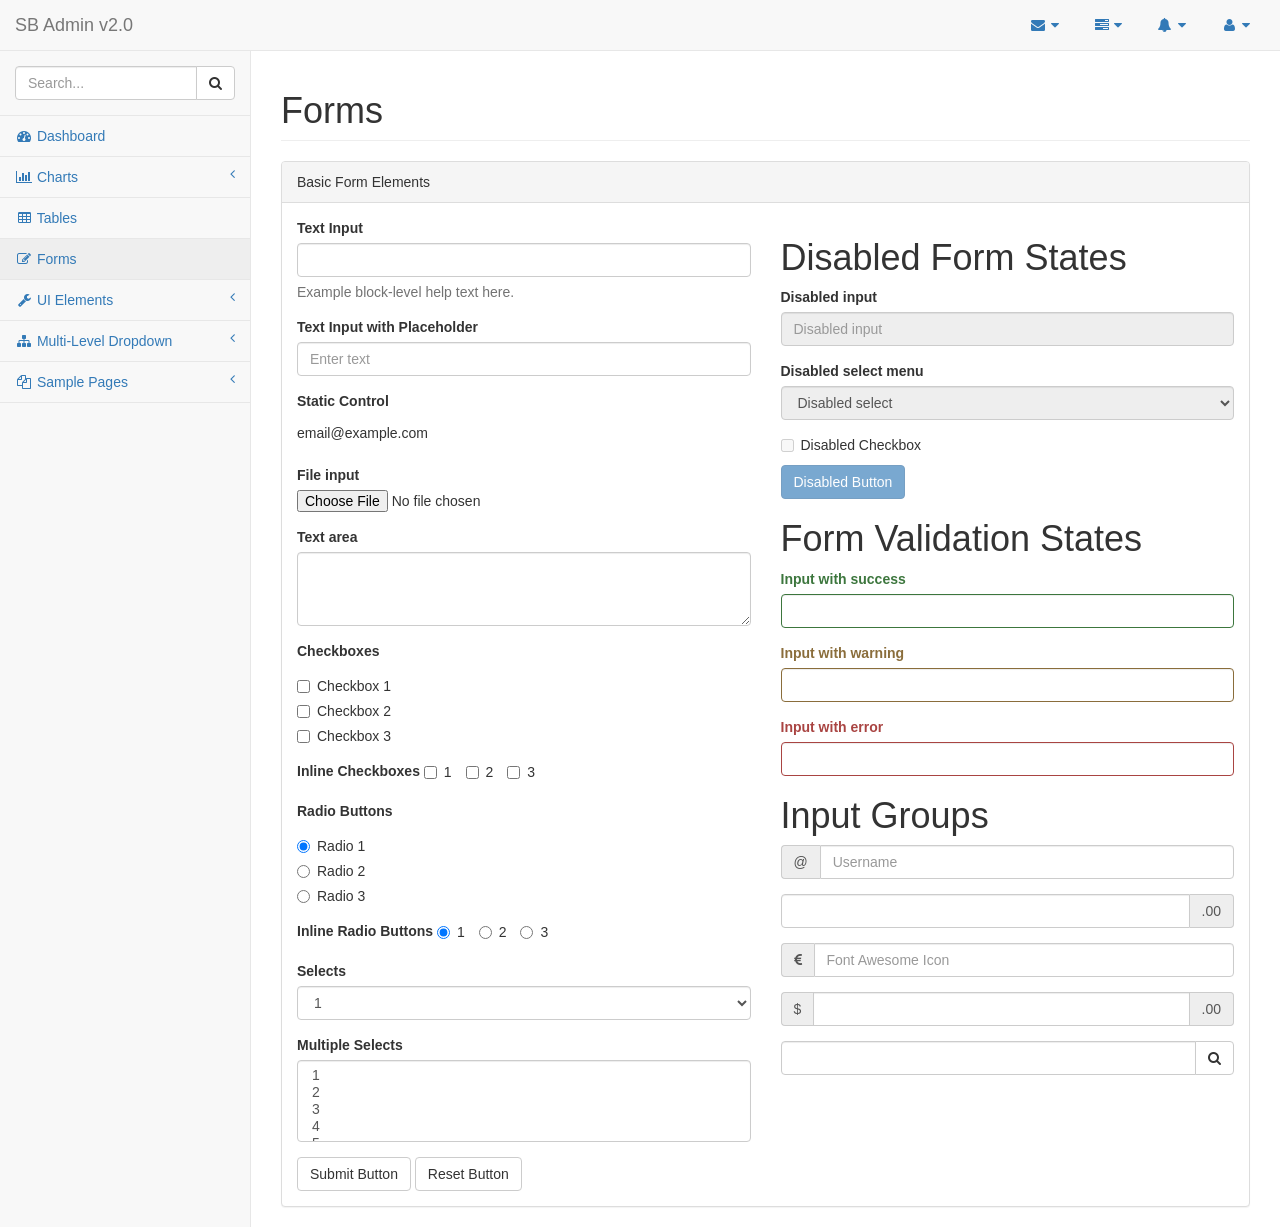
<file: others_website_design/Demo/pages/forms.html>
<!DOCTYPE html>
<html lang="en">

<head>

    <meta charset="utf-8">
    <meta http-equiv="X-UA-Compatible" content="IE=edge">
    <meta name="viewport" content="width=device-width, initial-scale=1">
    <meta name="description" content="">
    <meta name="author" content="">

    <title>SB Admin 2 - Bootstrap Admin Theme</title>

    <!-- Bootstrap Core CSS -->
    <link href="../vendor/bootstrap/css/bootstrap.min.css" rel="stylesheet">

    <!-- MetisMenu CSS -->
    <link href="../vendor/metisMenu/metisMenu.min.css" rel="stylesheet">

    <!-- Custom CSS -->
    <link href="../dist/css/sb-admin-2.css" rel="stylesheet">

    <!-- Custom Fonts -->
    <link href="../vendor/font-awesome/css/font-awesome.min.css" rel="stylesheet" type="text/css">

    <!-- HTML5 Shim and Respond.js IE8 support of HTML5 elements and media queries -->
    <!-- WARNING: Respond.js doesn't work if you view the page via file:// -->
    <!--[if lt IE 9]>
        <script src="https://oss.maxcdn.com/libs/html5shiv/3.7.0/html5shiv.js"></script>
        <script src="https://oss.maxcdn.com/libs/respond.js/1.4.2/respond.min.js"></script>
    <![endif]-->

</head>

<body>

    <div id="wrapper">

        <!-- Navigation -->
        <nav class="navbar navbar-default navbar-static-top" role="navigation" style="margin-bottom: 0">
            <div class="navbar-header">
                <button type="button" class="navbar-toggle" data-toggle="collapse" data-target=".navbar-collapse">
                    <span class="sr-only">Toggle navigation</span>
                    <span class="icon-bar"></span>
                    <span class="icon-bar"></span>
                    <span class="icon-bar"></span>
                </button>
                <a class="navbar-brand" href="index.html">SB Admin v2.0</a>
            </div>
            <!-- /.navbar-header -->

            <ul class="nav navbar-top-links navbar-right">
                <li class="dropdown">
                    <a class="dropdown-toggle" data-toggle="dropdown" href="#">
                        <i class="fa fa-envelope fa-fw"></i> <i class="fa fa-caret-down"></i>
                    </a>
                    <ul class="dropdown-menu dropdown-messages">
                        <li>
                            <a href="#">
                                <div>
                                    <strong>John Smith</strong>
                                    <span class="pull-right text-muted">
                                        <em>Yesterday</em>
                                    </span>
                                </div>
                                <div>Lorem ipsum dolor sit amet, consectetur adipiscing elit. Pellentesque eleifend...</div>
                            </a>
                        </li>
                        <li class="divider"></li>
                        <li>
                            <a href="#">
                                <div>
                                    <strong>John Smith</strong>
                                    <span class="pull-right text-muted">
                                        <em>Yesterday</em>
                                    </span>
                                </div>
                                <div>Lorem ipsum dolor sit amet, consectetur adipiscing elit. Pellentesque eleifend...</div>
                            </a>
                        </li>
                        <li class="divider"></li>
                        <li>
                            <a href="#">
                                <div>
                                    <strong>John Smith</strong>
                                    <span class="pull-right text-muted">
                                        <em>Yesterday</em>
                                    </span>
                                </div>
                                <div>Lorem ipsum dolor sit amet, consectetur adipiscing elit. Pellentesque eleifend...</div>
                            </a>
                        </li>
                        <li class="divider"></li>
                        <li>
                            <a class="text-center" href="#">
                                <strong>Read All Messages</strong>
                                <i class="fa fa-angle-right"></i>
                            </a>
                        </li>
                    </ul>
                    <!-- /.dropdown-messages -->
                </li>
                <!-- /.dropdown -->
                <li class="dropdown">
                    <a class="dropdown-toggle" data-toggle="dropdown" href="#">
                        <i class="fa fa-tasks fa-fw"></i> <i class="fa fa-caret-down"></i>
                    </a>
                    <ul class="dropdown-menu dropdown-tasks">
                        <li>
                            <a href="#">
                                <div>
                                    <p>
                                        <strong>Task 1</strong>
                                        <span class="pull-right text-muted">40% Complete</span>
                                    </p>
                                    <div class="progress progress-striped active">
                                        <div class="progress-bar progress-bar-success" role="progressbar" aria-valuenow="40" aria-valuemin="0" aria-valuemax="100" style="width: 40%">
                                            <span class="sr-only">40% Complete (success)</span>
                                        </div>
                                    </div>
                                </div>
                            </a>
                        </li>
                        <li class="divider"></li>
                        <li>
                            <a href="#">
                                <div>
                                    <p>
                                        <strong>Task 2</strong>
                                        <span class="pull-right text-muted">20% Complete</span>
                                    </p>
                                    <div class="progress progress-striped active">
                                        <div class="progress-bar progress-bar-info" role="progressbar" aria-valuenow="20" aria-valuemin="0" aria-valuemax="100" style="width: 20%">
                                            <span class="sr-only">20% Complete</span>
                                        </div>
                                    </div>
                                </div>
                            </a>
                        </li>
                        <li class="divider"></li>
                        <li>
                            <a href="#">
                                <div>
                                    <p>
                                        <strong>Task 3</strong>
                                        <span class="pull-right text-muted">60% Complete</span>
                                    </p>
                                    <div class="progress progress-striped active">
                                        <div class="progress-bar progress-bar-warning" role="progressbar" aria-valuenow="60" aria-valuemin="0" aria-valuemax="100" style="width: 60%">
                                            <span class="sr-only">60% Complete (warning)</span>
                                        </div>
                                    </div>
                                </div>
                            </a>
                        </li>
                        <li class="divider"></li>
                        <li>
                            <a href="#">
                                <div>
                                    <p>
                                        <strong>Task 4</strong>
                                        <span class="pull-right text-muted">80% Complete</span>
                                    </p>
                                    <div class="progress progress-striped active">
                                        <div class="progress-bar progress-bar-danger" role="progressbar" aria-valuenow="80" aria-valuemin="0" aria-valuemax="100" style="width: 80%">
                                            <span class="sr-only">80% Complete (danger)</span>
                                        </div>
                                    </div>
                                </div>
                            </a>
                        </li>
                        <li class="divider"></li>
                        <li>
                            <a class="text-center" href="#">
                                <strong>See All Tasks</strong>
                                <i class="fa fa-angle-right"></i>
                            </a>
                        </li>
                    </ul>
                    <!-- /.dropdown-tasks -->
                </li>
                <!-- /.dropdown -->
                <li class="dropdown">
                    <a class="dropdown-toggle" data-toggle="dropdown" href="#">
                        <i class="fa fa-bell fa-fw"></i> <i class="fa fa-caret-down"></i>
                    </a>
                    <ul class="dropdown-menu dropdown-alerts">
                        <li>
                            <a href="#">
                                <div>
                                    <i class="fa fa-comment fa-fw"></i> New Comment
                                    <span class="pull-right text-muted small">4 minutes ago</span>
                                </div>
                            </a>
                        </li>
                        <li class="divider"></li>
                        <li>
                            <a href="#">
                                <div>
                                    <i class="fa fa-twitter fa-fw"></i> 3 New Followers
                                    <span class="pull-right text-muted small">12 minutes ago</span>
                                </div>
                            </a>
                        </li>
                        <li class="divider"></li>
                        <li>
                            <a href="#">
                                <div>
                                    <i class="fa fa-envelope fa-fw"></i> Message Sent
                                    <span class="pull-right text-muted small">4 minutes ago</span>
                                </div>
                            </a>
                        </li>
                        <li class="divider"></li>
                        <li>
                            <a href="#">
                                <div>
                                    <i class="fa fa-tasks fa-fw"></i> New Task
                                    <span class="pull-right text-muted small">4 minutes ago</span>
                                </div>
                            </a>
                        </li>
                        <li class="divider"></li>
                        <li>
                            <a href="#">
                                <div>
                                    <i class="fa fa-upload fa-fw"></i> Server Rebooted
                                    <span class="pull-right text-muted small">4 minutes ago</span>
                                </div>
                            </a>
                        </li>
                        <li class="divider"></li>
                        <li>
                            <a class="text-center" href="#">
                                <strong>See All Alerts</strong>
                                <i class="fa fa-angle-right"></i>
                            </a>
                        </li>
                    </ul>
                    <!-- /.dropdown-alerts -->
                </li>
                <!-- /.dropdown -->
                <li class="dropdown">
                    <a class="dropdown-toggle" data-toggle="dropdown" href="#">
                        <i class="fa fa-user fa-fw"></i> <i class="fa fa-caret-down"></i>
                    </a>
                    <ul class="dropdown-menu dropdown-user">
                        <li><a href="#"><i class="fa fa-user fa-fw"></i> User Profile</a>
                        </li>
                        <li><a href="#"><i class="fa fa-gear fa-fw"></i> Settings</a>
                        </li>
                        <li class="divider"></li>
                        <li><a href="login.html"><i class="fa fa-sign-out fa-fw"></i> Logout</a>
                        </li>
                    </ul>
                    <!-- /.dropdown-user -->
                </li>
                <!-- /.dropdown -->
            </ul>
            <!-- /.navbar-top-links -->

            <div class="navbar-default sidebar" role="navigation">
                <div class="sidebar-nav navbar-collapse">
                    <ul class="nav" id="side-menu">
                        <li class="sidebar-search">
                            <div class="input-group custom-search-form">
                                <input type="text" class="form-control" placeholder="Search...">
                                <span class="input-group-btn">
                                <button class="btn btn-default" type="button">
                                    <i class="fa fa-search"></i>
                                </button>
                            </span>
                            </div>
                            <!-- /input-group -->
                        </li>
                        <li>
                            <a href="index.html"><i class="fa fa-dashboard fa-fw"></i> Dashboard</a>
                        </li>
                        <li>
                            <a href="#"><i class="fa fa-bar-chart-o fa-fw"></i> Charts<span class="fa arrow"></span></a>
                            <ul class="nav nav-second-level">
                                <li>
                                    <a href="flot.html">Flot Charts</a>
                                </li>
                                <li>
                                    <a href="morris.html">Morris.js Charts</a>
                                </li>
                            </ul>
                            <!-- /.nav-second-level -->
                        </li>
                        <li>
                            <a href="tables.html"><i class="fa fa-table fa-fw"></i> Tables</a>
                        </li>
                        <li>
                            <a href="forms.html"><i class="fa fa-edit fa-fw"></i> Forms</a>
                        </li>
                        <li>
                            <a href="#"><i class="fa fa-wrench fa-fw"></i> UI Elements<span class="fa arrow"></span></a>
                            <ul class="nav nav-second-level">
                                <li>
                                    <a href="panels-wells.html">Panels and Wells</a>
                                </li>
                                <li>
                                    <a href="buttons.html">Buttons</a>
                                </li>
                                <li>
                                    <a href="notifications.html">Notifications</a>
                                </li>
                                <li>
                                    <a href="typography.html">Typography</a>
                                </li>
                                <li>
                                    <a href="icons.html"> Icons</a>
                                </li>
                                <li>
                                    <a href="grid.html">Grid</a>
                                </li>
                            </ul>
                            <!-- /.nav-second-level -->
                        </li>
                        <li>
                            <a href="#"><i class="fa fa-sitemap fa-fw"></i> Multi-Level Dropdown<span class="fa arrow"></span></a>
                            <ul class="nav nav-second-level">
                                <li>
                                    <a href="#">Second Level Item</a>
                                </li>
                                <li>
                                    <a href="#">Second Level Item</a>
                                </li>
                                <li>
                                    <a href="#">Third Level <span class="fa arrow"></span></a>
                                    <ul class="nav nav-third-level">
                                        <li>
                                            <a href="#">Third Level Item</a>
                                        </li>
                                        <li>
                                            <a href="#">Third Level Item</a>
                                        </li>
                                        <li>
                                            <a href="#">Third Level Item</a>
                                        </li>
                                        <li>
                                            <a href="#">Third Level Item</a>
                                        </li>
                                    </ul>
                                    <!-- /.nav-third-level -->
                                </li>
                            </ul>
                            <!-- /.nav-second-level -->
                        </li>
                        <li>
                            <a href="#"><i class="fa fa-files-o fa-fw"></i> Sample Pages<span class="fa arrow"></span></a>
                            <ul class="nav nav-second-level">
                                <li>
                                    <a href="blank.html">Blank Page</a>
                                </li>
                                <li>
                                    <a href="login.html">Login Page</a>
                                </li>
                            </ul>
                            <!-- /.nav-second-level -->
                        </li>
                    </ul>
                </div>
                <!-- /.sidebar-collapse -->
            </div>
            <!-- /.navbar-static-side -->
        </nav>

        <div id="page-wrapper">
            <div class="row">
                <div class="col-lg-12">
                    <h1 class="page-header">Forms</h1>
                </div>
                <!-- /.col-lg-12 -->
            </div>
            <!-- /.row -->
            <div class="row">
                <div class="col-lg-12">
                    <div class="panel panel-default">
                        <div class="panel-heading">
                            Basic Form Elements
                        </div>
                        <div class="panel-body">
                            <div class="row">
                                <div class="col-lg-6">
                                    <form role="form">
                                        <div class="form-group">
                                            <label>Text Input</label>
                                            <input class="form-control">
                                            <p class="help-block">Example block-level help text here.</p>
                                        </div>
                                        <div class="form-group">
                                            <label>Text Input with Placeholder</label>
                                            <input class="form-control" placeholder="Enter text">
                                        </div>
                                        <div class="form-group">
                                            <label>Static Control</label>
                                            <p class="form-control-static">email@example.com</p>
                                        </div>
                                        <div class="form-group">
                                            <label>File input</label>
                                            <input type="file">
                                        </div>
                                        <div class="form-group">
                                            <label>Text area</label>
                                            <textarea class="form-control" rows="3"></textarea>
                                        </div>
                                        <div class="form-group">
                                            <label>Checkboxes</label>
                                            <div class="checkbox">
                                                <label>
                                                    <input type="checkbox" value="">Checkbox 1
                                                </label>
                                            </div>
                                            <div class="checkbox">
                                                <label>
                                                    <input type="checkbox" value="">Checkbox 2
                                                </label>
                                            </div>
                                            <div class="checkbox">
                                                <label>
                                                    <input type="checkbox" value="">Checkbox 3
                                                </label>
                                            </div>
                                        </div>
                                        <div class="form-group">
                                            <label>Inline Checkboxes</label>
                                            <label class="checkbox-inline">
                                                <input type="checkbox">1
                                            </label>
                                            <label class="checkbox-inline">
                                                <input type="checkbox">2
                                            </label>
                                            <label class="checkbox-inline">
                                                <input type="checkbox">3
                                            </label>
                                        </div>
                                        <div class="form-group">
                                            <label>Radio Buttons</label>
                                            <div class="radio">
                                                <label>
                                                    <input type="radio" name="optionsRadios" id="optionsRadios1" value="option1" checked>Radio 1
                                                </label>
                                            </div>
                                            <div class="radio">
                                                <label>
                                                    <input type="radio" name="optionsRadios" id="optionsRadios2" value="option2">Radio 2
                                                </label>
                                            </div>
                                            <div class="radio">
                                                <label>
                                                    <input type="radio" name="optionsRadios" id="optionsRadios3" value="option3">Radio 3
                                                </label>
                                            </div>
                                        </div>
                                        <div class="form-group">
                                            <label>Inline Radio Buttons</label>
                                            <label class="radio-inline">
                                                <input type="radio" name="optionsRadiosInline" id="optionsRadiosInline1" value="option1" checked>1
                                            </label>
                                            <label class="radio-inline">
                                                <input type="radio" name="optionsRadiosInline" id="optionsRadiosInline2" value="option2">2
                                            </label>
                                            <label class="radio-inline">
                                                <input type="radio" name="optionsRadiosInline" id="optionsRadiosInline3" value="option3">3
                                            </label>
                                        </div>
                                        <div class="form-group">
                                            <label>Selects</label>
                                            <select class="form-control">
                                                <option>1</option>
                                                <option>2</option>
                                                <option>3</option>
                                                <option>4</option>
                                                <option>5</option>
                                            </select>
                                        </div>
                                        <div class="form-group">
                                            <label>Multiple Selects</label>
                                            <select multiple class="form-control">
                                                <option>1</option>
                                                <option>2</option>
                                                <option>3</option>
                                                <option>4</option>
                                                <option>5</option>
                                            </select>
                                        </div>
                                        <button type="submit" class="btn btn-default">Submit Button</button>
                                        <button type="reset" class="btn btn-default">Reset Button</button>
                                    </form>
                                </div>
                                <!-- /.col-lg-6 (nested) -->
                                <div class="col-lg-6">
                                    <h1>Disabled Form States</h1>
                                    <form role="form">
                                        <fieldset disabled>
                                            <div class="form-group">
                                                <label for="disabledSelect">Disabled input</label>
                                                <input class="form-control" id="disabledInput" type="text" placeholder="Disabled input" disabled>
                                            </div>
                                            <div class="form-group">
                                                <label for="disabledSelect">Disabled select menu</label>
                                                <select id="disabledSelect" class="form-control">
                                                    <option>Disabled select</option>
                                                </select>
                                            </div>
                                            <div class="checkbox">
                                                <label>
                                                    <input type="checkbox">Disabled Checkbox
                                                </label>
                                            </div>
                                            <button type="submit" class="btn btn-primary">Disabled Button</button>
                                        </fieldset>
                                    </form>
                                    <h1>Form Validation States</h1>
                                    <form role="form">
                                        <div class="form-group has-success">
                                            <label class="control-label" for="inputSuccess">Input with success</label>
                                            <input type="text" class="form-control" id="inputSuccess">
                                        </div>
                                        <div class="form-group has-warning">
                                            <label class="control-label" for="inputWarning">Input with warning</label>
                                            <input type="text" class="form-control" id="inputWarning">
                                        </div>
                                        <div class="form-group has-error">
                                            <label class="control-label" for="inputError">Input with error</label>
                                            <input type="text" class="form-control" id="inputError">
                                        </div>
                                    </form>
                                    <h1>Input Groups</h1>
                                    <form role="form">
                                        <div class="form-group input-group">
                                            <span class="input-group-addon">@</span>
                                            <input type="text" class="form-control" placeholder="Username">
                                        </div>
                                        <div class="form-group input-group">
                                            <input type="text" class="form-control">
                                            <span class="input-group-addon">.00</span>
                                        </div>
                                        <div class="form-group input-group">
                                            <span class="input-group-addon"><i class="fa fa-eur"></i>
                                            </span>
                                            <input type="text" class="form-control" placeholder="Font Awesome Icon">
                                        </div>
                                        <div class="form-group input-group">
                                            <span class="input-group-addon">$</span>
                                            <input type="text" class="form-control">
                                            <span class="input-group-addon">.00</span>
                                        </div>
                                        <div class="form-group input-group">
                                            <input type="text" class="form-control">
                                            <span class="input-group-btn">
                                                <button class="btn btn-default" type="button"><i class="fa fa-search"></i>
                                                </button>
                                            </span>
                                        </div>
                                    </form>
                                </div>
                                <!-- /.col-lg-6 (nested) -->
                            </div>
                            <!-- /.row (nested) -->
                        </div>
                        <!-- /.panel-body -->
                    </div>
                    <!-- /.panel -->
                </div>
                <!-- /.col-lg-12 -->
            </div>
            <!-- /.row -->
        </div>
        <!-- /#page-wrapper -->

    </div>
    <!-- /#wrapper -->

    <!-- jQuery -->
    <script src="../vendor/jquery/jquery.min.js"></script>

    <!-- Bootstrap Core JavaScript -->
    <script src="../vendor/bootstrap/js/bootstrap.min.js"></script>

    <!-- Metis Menu Plugin JavaScript -->
    <script src="../vendor/metisMenu/metisMenu.min.js"></script>

    <!-- Custom Theme JavaScript -->
    <script src="../dist/js/sb-admin-2.js"></script>

</body>

</html>
</file>
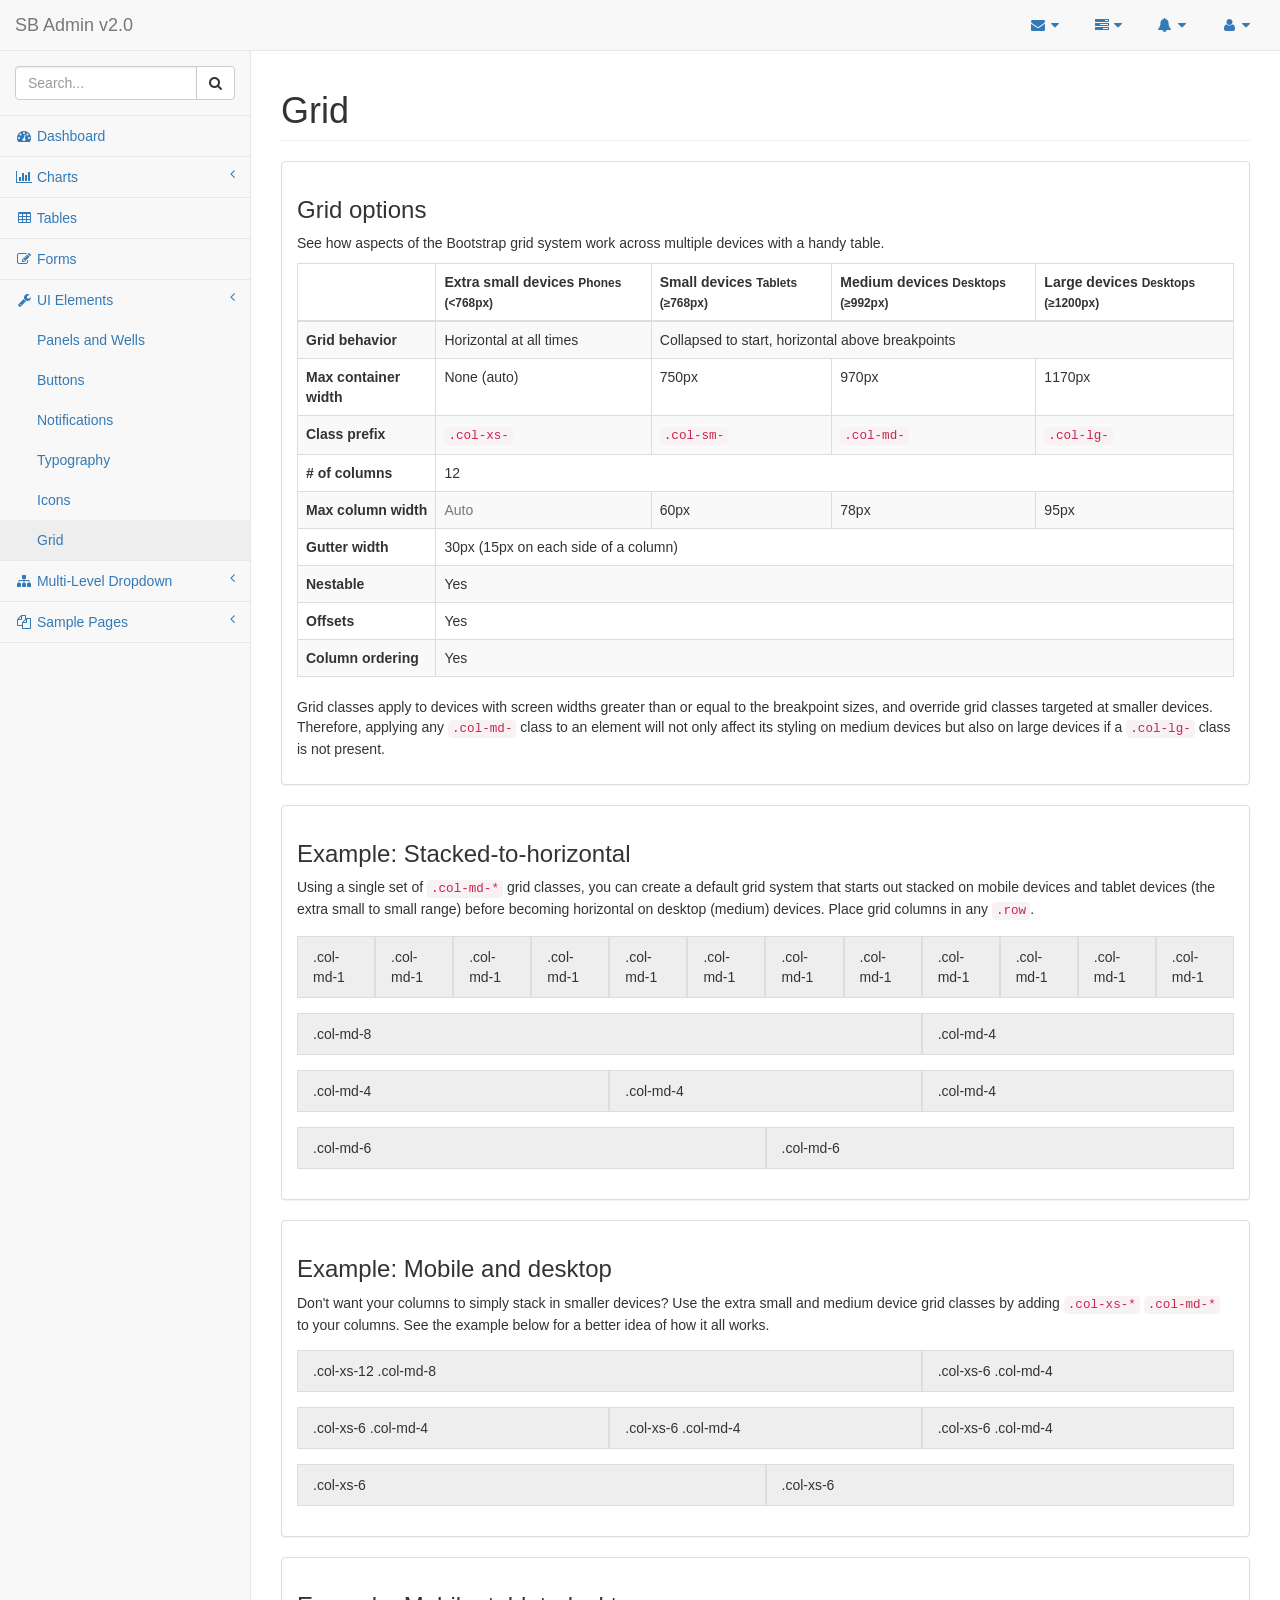
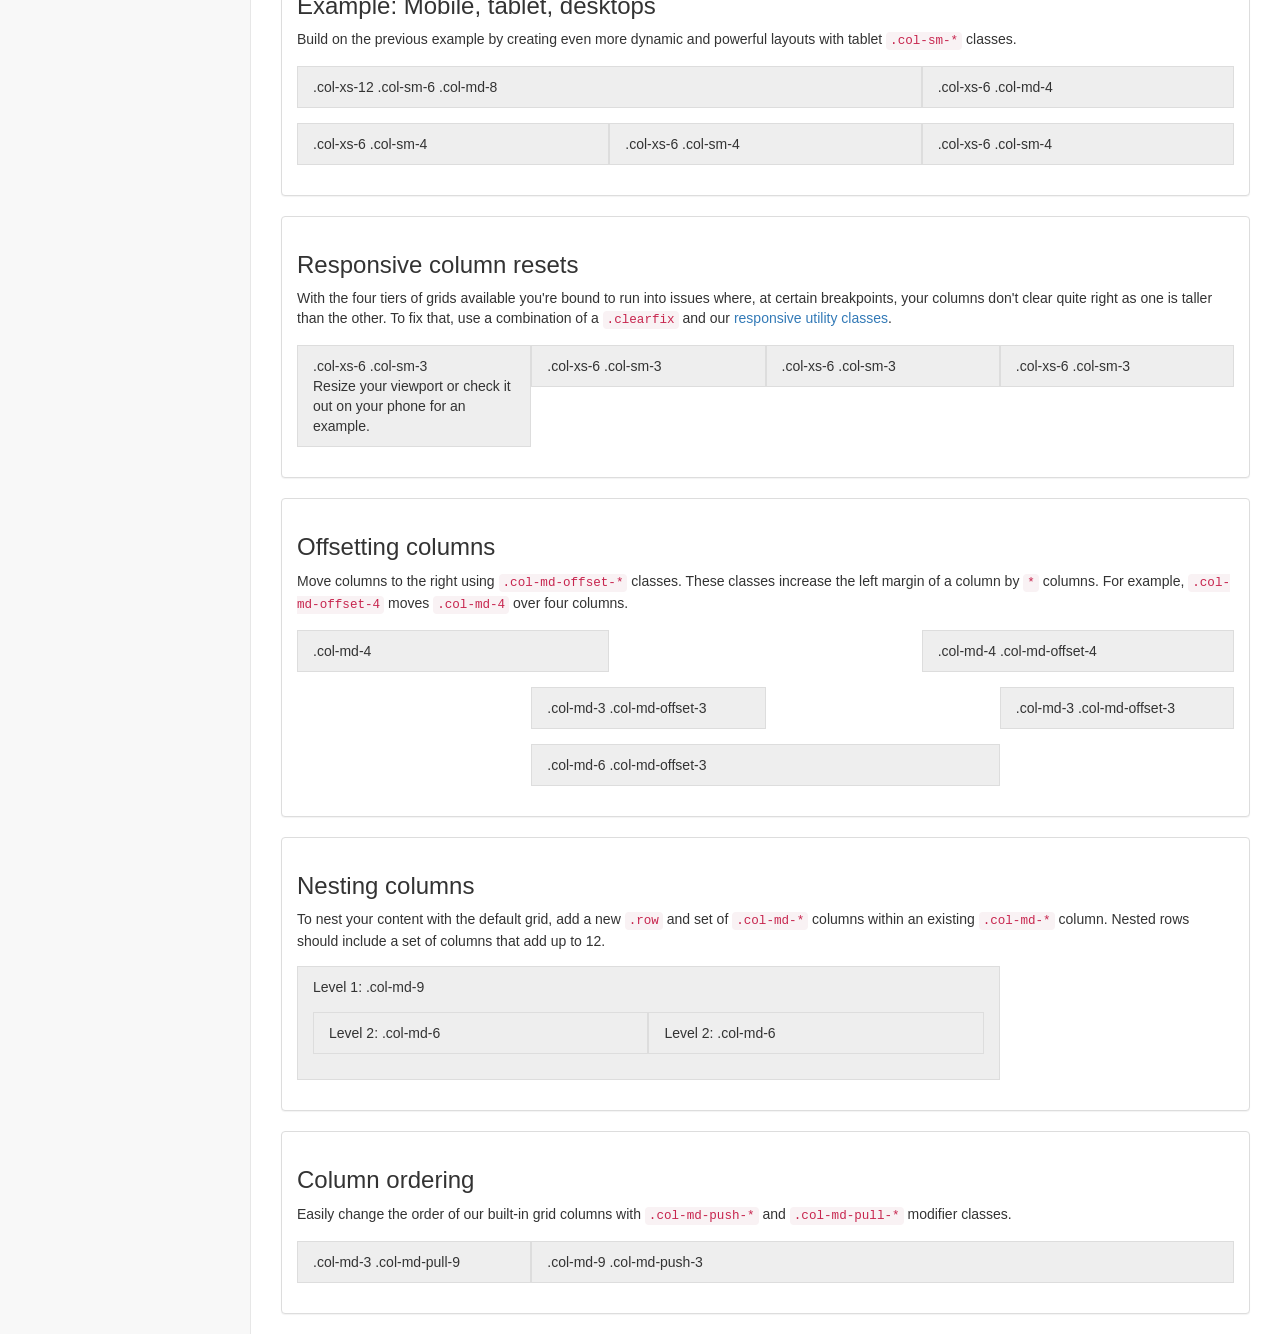
<file: others_website_design/Demo/pages/grid.html>
<!DOCTYPE html>
<html lang="en">

<head>

    <meta charset="utf-8">
    <meta http-equiv="X-UA-Compatible" content="IE=edge">
    <meta name="viewport" content="width=device-width, initial-scale=1">
    <meta name="description" content="">
    <meta name="author" content="">

    <title>SB Admin 2 - Bootstrap Admin Theme</title>

    <!-- Bootstrap Core CSS -->
    <link href="../vendor/bootstrap/css/bootstrap.min.css" rel="stylesheet">

    <!-- MetisMenu CSS -->
    <link href="../vendor/metisMenu/metisMenu.min.css" rel="stylesheet">

    <!-- Custom CSS -->
    <link href="../dist/css/sb-admin-2.css" rel="stylesheet">

    <!-- Custom Fonts -->
    <link href="../vendor/font-awesome/css/font-awesome.min.css" rel="stylesheet" type="text/css">

    <!-- HTML5 Shim and Respond.js IE8 support of HTML5 elements and media queries -->
    <!-- WARNING: Respond.js doesn't work if you view the page via file:// -->
    <!--[if lt IE 9]>
        <script src="https://oss.maxcdn.com/libs/html5shiv/3.7.0/html5shiv.js"></script>
        <script src="https://oss.maxcdn.com/libs/respond.js/1.4.2/respond.min.js"></script>
    <![endif]-->

</head>

<body>

    <div id="wrapper">

        <!-- Navigation -->
        <nav class="navbar navbar-default navbar-static-top" role="navigation" style="margin-bottom: 0">
            <div class="navbar-header">
                <button type="button" class="navbar-toggle" data-toggle="collapse" data-target=".navbar-collapse">
                    <span class="sr-only">Toggle navigation</span>
                    <span class="icon-bar"></span>
                    <span class="icon-bar"></span>
                    <span class="icon-bar"></span>
                </button>
                <a class="navbar-brand" href="index.html">SB Admin v2.0</a>
            </div>
            <!-- /.navbar-header -->

            <ul class="nav navbar-top-links navbar-right">
                <li class="dropdown">
                    <a class="dropdown-toggle" data-toggle="dropdown" href="#">
                        <i class="fa fa-envelope fa-fw"></i> <i class="fa fa-caret-down"></i>
                    </a>
                    <ul class="dropdown-menu dropdown-messages">
                        <li>
                            <a href="#">
                                <div>
                                    <strong>John Smith</strong>
                                    <span class="pull-right text-muted">
                                        <em>Yesterday</em>
                                    </span>
                                </div>
                                <div>Lorem ipsum dolor sit amet, consectetur adipiscing elit. Pellentesque eleifend...</div>
                            </a>
                        </li>
                        <li class="divider"></li>
                        <li>
                            <a href="#">
                                <div>
                                    <strong>John Smith</strong>
                                    <span class="pull-right text-muted">
                                        <em>Yesterday</em>
                                    </span>
                                </div>
                                <div>Lorem ipsum dolor sit amet, consectetur adipiscing elit. Pellentesque eleifend...</div>
                            </a>
                        </li>
                        <li class="divider"></li>
                        <li>
                            <a href="#">
                                <div>
                                    <strong>John Smith</strong>
                                    <span class="pull-right text-muted">
                                        <em>Yesterday</em>
                                    </span>
                                </div>
                                <div>Lorem ipsum dolor sit amet, consectetur adipiscing elit. Pellentesque eleifend...</div>
                            </a>
                        </li>
                        <li class="divider"></li>
                        <li>
                            <a class="text-center" href="#">
                                <strong>Read All Messages</strong>
                                <i class="fa fa-angle-right"></i>
                            </a>
                        </li>
                    </ul>
                    <!-- /.dropdown-messages -->
                </li>
                <!-- /.dropdown -->
                <li class="dropdown">
                    <a class="dropdown-toggle" data-toggle="dropdown" href="#">
                        <i class="fa fa-tasks fa-fw"></i> <i class="fa fa-caret-down"></i>
                    </a>
                    <ul class="dropdown-menu dropdown-tasks">
                        <li>
                            <a href="#">
                                <div>
                                    <p>
                                        <strong>Task 1</strong>
                                        <span class="pull-right text-muted">40% Complete</span>
                                    </p>
                                    <div class="progress progress-striped active">
                                        <div class="progress-bar progress-bar-success" role="progressbar" aria-valuenow="40" aria-valuemin="0" aria-valuemax="100" style="width: 40%">
                                            <span class="sr-only">40% Complete (success)</span>
                                        </div>
                                    </div>
                                </div>
                            </a>
                        </li>
                        <li class="divider"></li>
                        <li>
                            <a href="#">
                                <div>
                                    <p>
                                        <strong>Task 2</strong>
                                        <span class="pull-right text-muted">20% Complete</span>
                                    </p>
                                    <div class="progress progress-striped active">
                                        <div class="progress-bar progress-bar-info" role="progressbar" aria-valuenow="20" aria-valuemin="0" aria-valuemax="100" style="width: 20%">
                                            <span class="sr-only">20% Complete</span>
                                        </div>
                                    </div>
                                </div>
                            </a>
                        </li>
                        <li class="divider"></li>
                        <li>
                            <a href="#">
                                <div>
                                    <p>
                                        <strong>Task 3</strong>
                                        <span class="pull-right text-muted">60% Complete</span>
                                    </p>
                                    <div class="progress progress-striped active">
                                        <div class="progress-bar progress-bar-warning" role="progressbar" aria-valuenow="60" aria-valuemin="0" aria-valuemax="100" style="width: 60%">
                                            <span class="sr-only">60% Complete (warning)</span>
                                        </div>
                                    </div>
                                </div>
                            </a>
                        </li>
                        <li class="divider"></li>
                        <li>
                            <a href="#">
                                <div>
                                    <p>
                                        <strong>Task 4</strong>
                                        <span class="pull-right text-muted">80% Complete</span>
                                    </p>
                                    <div class="progress progress-striped active">
                                        <div class="progress-bar progress-bar-danger" role="progressbar" aria-valuenow="80" aria-valuemin="0" aria-valuemax="100" style="width: 80%">
                                            <span class="sr-only">80% Complete (danger)</span>
                                        </div>
                                    </div>
                                </div>
                            </a>
                        </li>
                        <li class="divider"></li>
                        <li>
                            <a class="text-center" href="#">
                                <strong>See All Tasks</strong>
                                <i class="fa fa-angle-right"></i>
                            </a>
                        </li>
                    </ul>
                    <!-- /.dropdown-tasks -->
                </li>
                <!-- /.dropdown -->
                <li class="dropdown">
                    <a class="dropdown-toggle" data-toggle="dropdown" href="#">
                        <i class="fa fa-bell fa-fw"></i> <i class="fa fa-caret-down"></i>
                    </a>
                    <ul class="dropdown-menu dropdown-alerts">
                        <li>
                            <a href="#">
                                <div>
                                    <i class="fa fa-comment fa-fw"></i> New Comment
                                    <span class="pull-right text-muted small">4 minutes ago</span>
                                </div>
                            </a>
                        </li>
                        <li class="divider"></li>
                        <li>
                            <a href="#">
                                <div>
                                    <i class="fa fa-twitter fa-fw"></i> 3 New Followers
                                    <span class="pull-right text-muted small">12 minutes ago</span>
                                </div>
                            </a>
                        </li>
                        <li class="divider"></li>
                        <li>
                            <a href="#">
                                <div>
                                    <i class="fa fa-envelope fa-fw"></i> Message Sent
                                    <span class="pull-right text-muted small">4 minutes ago</span>
                                </div>
                            </a>
                        </li>
                        <li class="divider"></li>
                        <li>
                            <a href="#">
                                <div>
                                    <i class="fa fa-tasks fa-fw"></i> New Task
                                    <span class="pull-right text-muted small">4 minutes ago</span>
                                </div>
                            </a>
                        </li>
                        <li class="divider"></li>
                        <li>
                            <a href="#">
                                <div>
                                    <i class="fa fa-upload fa-fw"></i> Server Rebooted
                                    <span class="pull-right text-muted small">4 minutes ago</span>
                                </div>
                            </a>
                        </li>
                        <li class="divider"></li>
                        <li>
                            <a class="text-center" href="#">
                                <strong>See All Alerts</strong>
                                <i class="fa fa-angle-right"></i>
                            </a>
                        </li>
                    </ul>
                    <!-- /.dropdown-alerts -->
                </li>
                <!-- /.dropdown -->
                <li class="dropdown">
                    <a class="dropdown-toggle" data-toggle="dropdown" href="#">
                        <i class="fa fa-user fa-fw"></i> <i class="fa fa-caret-down"></i>
                    </a>
                    <ul class="dropdown-menu dropdown-user">
                        <li><a href="#"><i class="fa fa-user fa-fw"></i> User Profile</a>
                        </li>
                        <li><a href="#"><i class="fa fa-gear fa-fw"></i> Settings</a>
                        </li>
                        <li class="divider"></li>
                        <li><a href="login.html"><i class="fa fa-sign-out fa-fw"></i> Logout</a>
                        </li>
                    </ul>
                    <!-- /.dropdown-user -->
                </li>
                <!-- /.dropdown -->
            </ul>
            <!-- /.navbar-top-links -->

            <div class="navbar-default sidebar" role="navigation">
                <div class="sidebar-nav navbar-collapse">
                    <ul class="nav" id="side-menu">
                        <li class="sidebar-search">
                            <div class="input-group custom-search-form">
                                <input type="text" class="form-control" placeholder="Search...">
                                <span class="input-group-btn">
                                <button class="btn btn-default" type="button">
                                    <i class="fa fa-search"></i>
                                </button>
                            </span>
                            </div>
                            <!-- /input-group -->
                        </li>
                        <li>
                            <a href="index.html"><i class="fa fa-dashboard fa-fw"></i> Dashboard</a>
                        </li>
                        <li>
                            <a href="#"><i class="fa fa-bar-chart-o fa-fw"></i> Charts<span class="fa arrow"></span></a>
                            <ul class="nav nav-second-level">
                                <li>
                                    <a href="flot.html">Flot Charts</a>
                                </li>
                                <li>
                                    <a href="morris.html">Morris.js Charts</a>
                                </li>
                            </ul>
                            <!-- /.nav-second-level -->
                        </li>
                        <li>
                            <a href="tables.html"><i class="fa fa-table fa-fw"></i> Tables</a>
                        </li>
                        <li>
                            <a href="forms.html"><i class="fa fa-edit fa-fw"></i> Forms</a>
                        </li>
                        <li>
                            <a href="#"><i class="fa fa-wrench fa-fw"></i> UI Elements<span class="fa arrow"></span></a>
                            <ul class="nav nav-second-level">
                                <li>
                                    <a href="panels-wells.html">Panels and Wells</a>
                                </li>
                                <li>
                                    <a href="buttons.html">Buttons</a>
                                </li>
                                <li>
                                    <a href="notifications.html">Notifications</a>
                                </li>
                                <li>
                                    <a href="typography.html">Typography</a>
                                </li>
                                <li>
                                    <a href="icons.html"> Icons</a>
                                </li>
                                <li>
                                    <a href="grid.html">Grid</a>
                                </li>
                            </ul>
                            <!-- /.nav-second-level -->
                        </li>
                        <li>
                            <a href="#"><i class="fa fa-sitemap fa-fw"></i> Multi-Level Dropdown<span class="fa arrow"></span></a>
                            <ul class="nav nav-second-level">
                                <li>
                                    <a href="#">Second Level Item</a>
                                </li>
                                <li>
                                    <a href="#">Second Level Item</a>
                                </li>
                                <li>
                                    <a href="#">Third Level <span class="fa arrow"></span></a>
                                    <ul class="nav nav-third-level">
                                        <li>
                                            <a href="#">Third Level Item</a>
                                        </li>
                                        <li>
                                            <a href="#">Third Level Item</a>
                                        </li>
                                        <li>
                                            <a href="#">Third Level Item</a>
                                        </li>
                                        <li>
                                            <a href="#">Third Level Item</a>
                                        </li>
                                    </ul>
                                    <!-- /.nav-third-level -->
                                </li>
                            </ul>
                            <!-- /.nav-second-level -->
                        </li>
                        <li>
                            <a href="#"><i class="fa fa-files-o fa-fw"></i> Sample Pages<span class="fa arrow"></span></a>
                            <ul class="nav nav-second-level">
                                <li>
                                    <a href="blank.html">Blank Page</a>
                                </li>
                                <li>
                                    <a href="login.html">Login Page</a>
                                </li>
                            </ul>
                            <!-- /.nav-second-level -->
                        </li>
                    </ul>
                </div>
                <!-- /.sidebar-collapse -->
            </div>
            <!-- /.navbar-static-side -->
        </nav>

        <div id="page-wrapper">
            <div class="row">
                <div class="col-lg-12">
                    <h1 class="page-header">Grid</h1>
                </div>
                <!-- /.col-lg-12 -->
            </div>
            <!-- /.row -->
            <div class="row">
                <div class="col-lg-12">
                    <div class="panel panel-default">
                        <div class="panel-body">
                            <h3>Grid options</h3>
                            <p>See how aspects of the Bootstrap grid system work across multiple devices with a handy table.</p>
                            <div class="table-responsive">
                                <table class="table table-bordered table-striped">
                                    <thead>
                                        <tr>
                                            <th></th>
                                            <th>
                                                Extra small devices
                                                <small>Phones (&lt;768px)</small>
                                            </th>
                                            <th>
                                                Small devices
                                                <small>Tablets (&ge;768px)</small>
                                            </th>
                                            <th>
                                                Medium devices
                                                <small>Desktops (&ge;992px)</small>
                                            </th>
                                            <th>
                                                Large devices
                                                <small>Desktops (&ge;1200px)</small>
                                            </th>
                                        </tr>
                                    </thead>
                                    <tbody>
                                        <tr>
                                            <th>Grid behavior</th>
                                            <td>Horizontal at all times</td>
                                            <td colspan="3">Collapsed to start, horizontal above breakpoints</td>
                                        </tr>
                                        <tr>
                                            <th>Max container width</th>
                                            <td>None (auto)</td>
                                            <td>750px</td>
                                            <td>970px</td>
                                            <td>1170px</td>
                                        </tr>
                                        <tr>
                                            <th>Class prefix</th>
                                            <td>
                                                <code>.col-xs-</code>
                                            </td>
                                            <td>
                                                <code>.col-sm-</code>
                                            </td>
                                            <td>
                                                <code>.col-md-</code>
                                            </td>
                                            <td>
                                                <code>.col-lg-</code>
                                            </td>
                                        </tr>
                                        <tr>
                                            <th># of columns</th>
                                            <td colspan="4">12</td>
                                        </tr>
                                        <tr>
                                            <th>Max column width</th>
                                            <td class="text-muted">Auto</td>
                                            <td>60px</td>
                                            <td>78px</td>
                                            <td>95px</td>
                                        </tr>
                                        <tr>
                                            <th>Gutter width</th>
                                            <td colspan="4">30px (15px on each side of a column)</td>
                                        </tr>
                                        <tr>
                                            <th>Nestable</th>
                                            <td colspan="4">Yes</td>
                                        </tr>
                                        <tr>
                                            <th>Offsets</th>
                                            <td colspan="4">Yes</td>
                                        </tr>
                                        <tr>
                                            <th>Column ordering</th>
                                            <td colspan="4">Yes</td>
                                        </tr>
                                    </tbody>
                                </table>
                            </div>
                            <p>Grid classes apply to devices with screen widths greater than or equal to the breakpoint sizes, and override grid classes targeted at smaller devices. Therefore, applying any
                                <code>.col-md-</code> class to an element will not only affect its styling on medium devices but also on large devices if a
                                <code>.col-lg-</code> class is not present.</p>
                        </div>
                    </div>
                </div>
                <!-- /.col-lg-12 -->
            </div>
            <!-- /.row -->

            <div class="row">
                <div class="col-lg-12">
                    <div class="panel panel-default">
                        <div class="panel-body">
                            <h3>Example: Stacked-to-horizontal</h3>
                            <p>Using a single set of
                                <code>.col-md-*</code> grid classes, you can create a default grid system that starts out stacked on mobile devices and tablet devices (the extra small to small range) before becoming horizontal on desktop (medium) devices. Place grid columns in any
                                <code>.row</code>.</p>
                            <div class="row show-grid">
                                <div class="col-md-1">.col-md-1</div>
                                <div class="col-md-1">.col-md-1</div>
                                <div class="col-md-1">.col-md-1</div>
                                <div class="col-md-1">.col-md-1</div>
                                <div class="col-md-1">.col-md-1</div>
                                <div class="col-md-1">.col-md-1</div>
                                <div class="col-md-1">.col-md-1</div>
                                <div class="col-md-1">.col-md-1</div>
                                <div class="col-md-1">.col-md-1</div>
                                <div class="col-md-1">.col-md-1</div>
                                <div class="col-md-1">.col-md-1</div>
                                <div class="col-md-1">.col-md-1</div>
                            </div>
                            <div class="row show-grid">
                                <div class="col-md-8">.col-md-8</div>
                                <div class="col-md-4">.col-md-4</div>
                            </div>
                            <div class="row show-grid">
                                <div class="col-md-4">.col-md-4</div>
                                <div class="col-md-4">.col-md-4</div>
                                <div class="col-md-4">.col-md-4</div>
                            </div>
                            <div class="row show-grid">
                                <div class="col-md-6">.col-md-6</div>
                                <div class="col-md-6">.col-md-6</div>
                            </div>
                        </div>
                    </div>
                </div>
                <!-- /.col-lg-12 -->
            </div>
            <!-- /.row -->

            <div class="row">
                <div class="col-lg-12">
                    <div class="panel panel-default">
                        <div class="panel-body">
                            <h3>Example: Mobile and desktop</h3>
                            <p>Don't want your columns to simply stack in smaller devices? Use the extra small and medium device grid classes by adding
                                <code>.col-xs-*</code>
                                <code>.col-md-*</code> to your columns. See the example below for a better idea of how it all works.</p>
                            <div class="row show-grid">
                                <div class="col-xs-12 col-md-8">.col-xs-12 .col-md-8</div>
                                <div class="col-xs-6 col-md-4">.col-xs-6 .col-md-4</div>
                            </div>
                            <div class="row show-grid">
                                <div class="col-xs-6 col-md-4">.col-xs-6 .col-md-4</div>
                                <div class="col-xs-6 col-md-4">.col-xs-6 .col-md-4</div>
                                <div class="col-xs-6 col-md-4">.col-xs-6 .col-md-4</div>
                            </div>
                            <div class="row show-grid">
                                <div class="col-xs-6">.col-xs-6</div>
                                <div class="col-xs-6">.col-xs-6</div>
                            </div>
                        </div>
                    </div>
                </div>
                <!-- /.col-lg-12 -->
            </div>
            <!-- /.row -->

            <div class="row">
                <div class="col-lg-12">
                    <div class="panel panel-default">
                        <div class="panel-body">
                            <h3>Example: Mobile, tablet, desktops</h3>
                            <p>Build on the previous example by creating even more dynamic and powerful layouts with tablet
                                <code>.col-sm-*</code> classes.</p>
                            <div class="row show-grid">
                                <div class="col-xs-12 col-sm-6 col-md-8">.col-xs-12 .col-sm-6 .col-md-8</div>
                                <div class="col-xs-6 col-md-4">.col-xs-6 .col-md-4</div>
                            </div>
                            <div class="row show-grid">
                                <div class="col-xs-6 col-sm-4">.col-xs-6 .col-sm-4</div>
                                <div class="col-xs-6 col-sm-4">.col-xs-6 .col-sm-4</div>
                                <!-- Optional: clear the XS cols if their content doesn't match in height -->
                                <div class="clearfix visible-xs"></div>
                                <div class="col-xs-6 col-sm-4">.col-xs-6 .col-sm-4</div>
                            </div>
                        </div>
                    </div>
                </div>
                <!-- /.col-lg-12 -->
            </div>
            <!-- /.row -->

            <div class="row">
                <div class="col-lg-12">
                    <div class="panel panel-default">
                        <div class="panel-body">
                            <h3 id="grid-responsive-resets">Responsive column resets</h3>
                            <p>With the four tiers of grids available you're bound to run into issues where, at certain breakpoints, your columns don't clear quite right as one is taller than the other. To fix that, use a combination of a
                                <code>.clearfix</code> and our <a href="#responsive-utilities">responsive utility classes</a>.</p>
                            <div class="row show-grid">
                                <div class="col-xs-6 col-sm-3">
                                    .col-xs-6 .col-sm-3
                                    <br>Resize your viewport or check it out on your phone for an example.
                                </div>
                                <div class="col-xs-6 col-sm-3">.col-xs-6 .col-sm-3</div>

                                <!-- Add the extra clearfix for only the required viewport -->
                                <div class="clearfix visible-xs"></div>

                                <div class="col-xs-6 col-sm-3">.col-xs-6 .col-sm-3</div>
                                <div class="col-xs-6 col-sm-3">.col-xs-6 .col-sm-3</div>
                            </div>
                        </div>
                    </div>
                </div>
                <!-- /.col-lg-12 -->
            </div>
            <!-- /.row -->

            <div class="row">
                <div class="col-lg-12">
                    <div class="panel panel-default">
                        <div class="panel-body">
                            <h3 id="grid-offsetting">Offsetting columns</h3>
                            <p>Move columns to the right using
                                <code>.col-md-offset-*</code> classes. These classes increase the left margin of a column by
                                <code>*</code> columns. For example,
                                <code>.col-md-offset-4</code> moves
                                <code>.col-md-4</code> over four columns.</p>
                            <div class="row show-grid">
                                <div class="col-md-4">.col-md-4</div>
                                <div class="col-md-4 col-md-offset-4">.col-md-4 .col-md-offset-4</div>
                            </div>
                            <div class="row show-grid">
                                <div class="col-md-3 col-md-offset-3">.col-md-3 .col-md-offset-3</div>
                                <div class="col-md-3 col-md-offset-3">.col-md-3 .col-md-offset-3</div>
                            </div>
                            <div class="row show-grid">
                                <div class="col-md-6 col-md-offset-3">.col-md-6 .col-md-offset-3</div>
                            </div>
                        </div>
                    </div>
                </div>
                <!-- /.col-lg-12 -->
            </div>
            <!-- /.row -->

            <div class="row">
                <div class="col-lg-12">
                    <div class="panel panel-default">
                        <div class="panel-body">
                            <h3 id="grid-nesting">Nesting columns</h3>
                            <p>To nest your content with the default grid, add a new
                                <code>.row</code> and set of
                                <code>.col-md-*</code> columns within an existing
                                <code>.col-md-*</code> column. Nested rows should include a set of columns that add up to 12.</p>
                            <div class="row show-grid">
                                <div class="col-md-9">
                                    Level 1: .col-md-9
                                    <div class="row show-grid">
                                        <div class="col-md-6">
                                            Level 2: .col-md-6
                                        </div>
                                        <div class="col-md-6">
                                            Level 2: .col-md-6
                                        </div>
                                    </div>
                                </div>
                            </div>
                        </div>
                    </div>
                </div>
                <!-- /.col-lg-12 -->
            </div>
            <!-- /.row -->

            <div class="row">
                <div class="col-lg-12">
                    <div class="panel panel-default">
                        <div class="panel-body">
                            <h3 id="grid-column-ordering">Column ordering</h3>
                            <p>Easily change the order of our built-in grid columns with
                                <code>.col-md-push-*</code> and
                                <code>.col-md-pull-*</code> modifier classes.</p>
                            <div class="row show-grid">
                                <div class="col-md-9 col-md-push-3">.col-md-9 .col-md-push-3</div>
                                <div class="col-md-3 col-md-pull-9">.col-md-3 .col-md-pull-9</div>
                            </div>
                        </div>
                    </div>
                </div>
                <!-- /.col-lg-12 -->
            </div>
            <!-- /.row -->

        </div>
        <!-- /#page-wrapper -->

    </div>
    <!-- /#wrapper -->

    <!-- jQuery -->
    <script src="../vendor/jquery/jquery.min.js"></script>

    <!-- Bootstrap Core JavaScript -->
    <script src="../vendor/bootstrap/js/bootstrap.min.js"></script>

    <!-- Metis Menu Plugin JavaScript -->
    <script src="../vendor/metisMenu/metisMenu.min.js"></script>

    <!-- Custom Theme JavaScript -->
    <script src="../dist/js/sb-admin-2.js"></script>

</body>

</html>
</file>
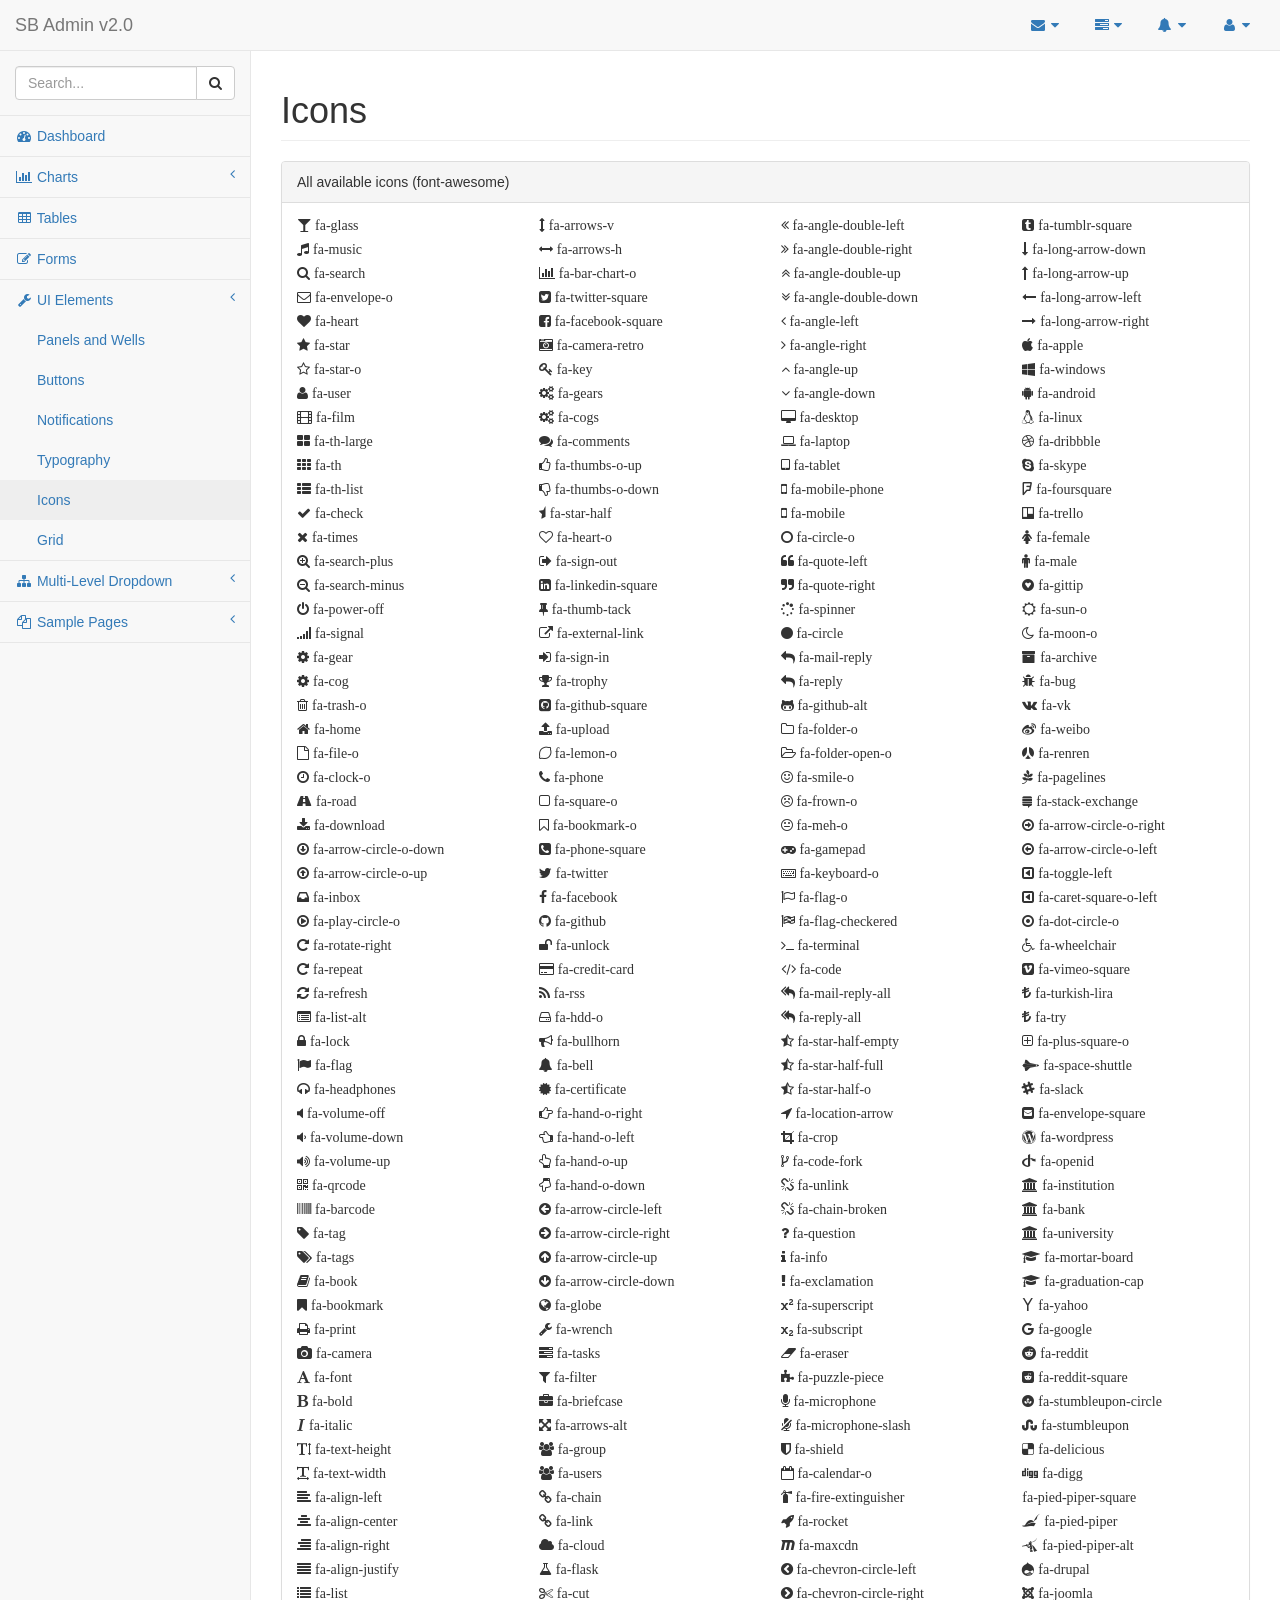
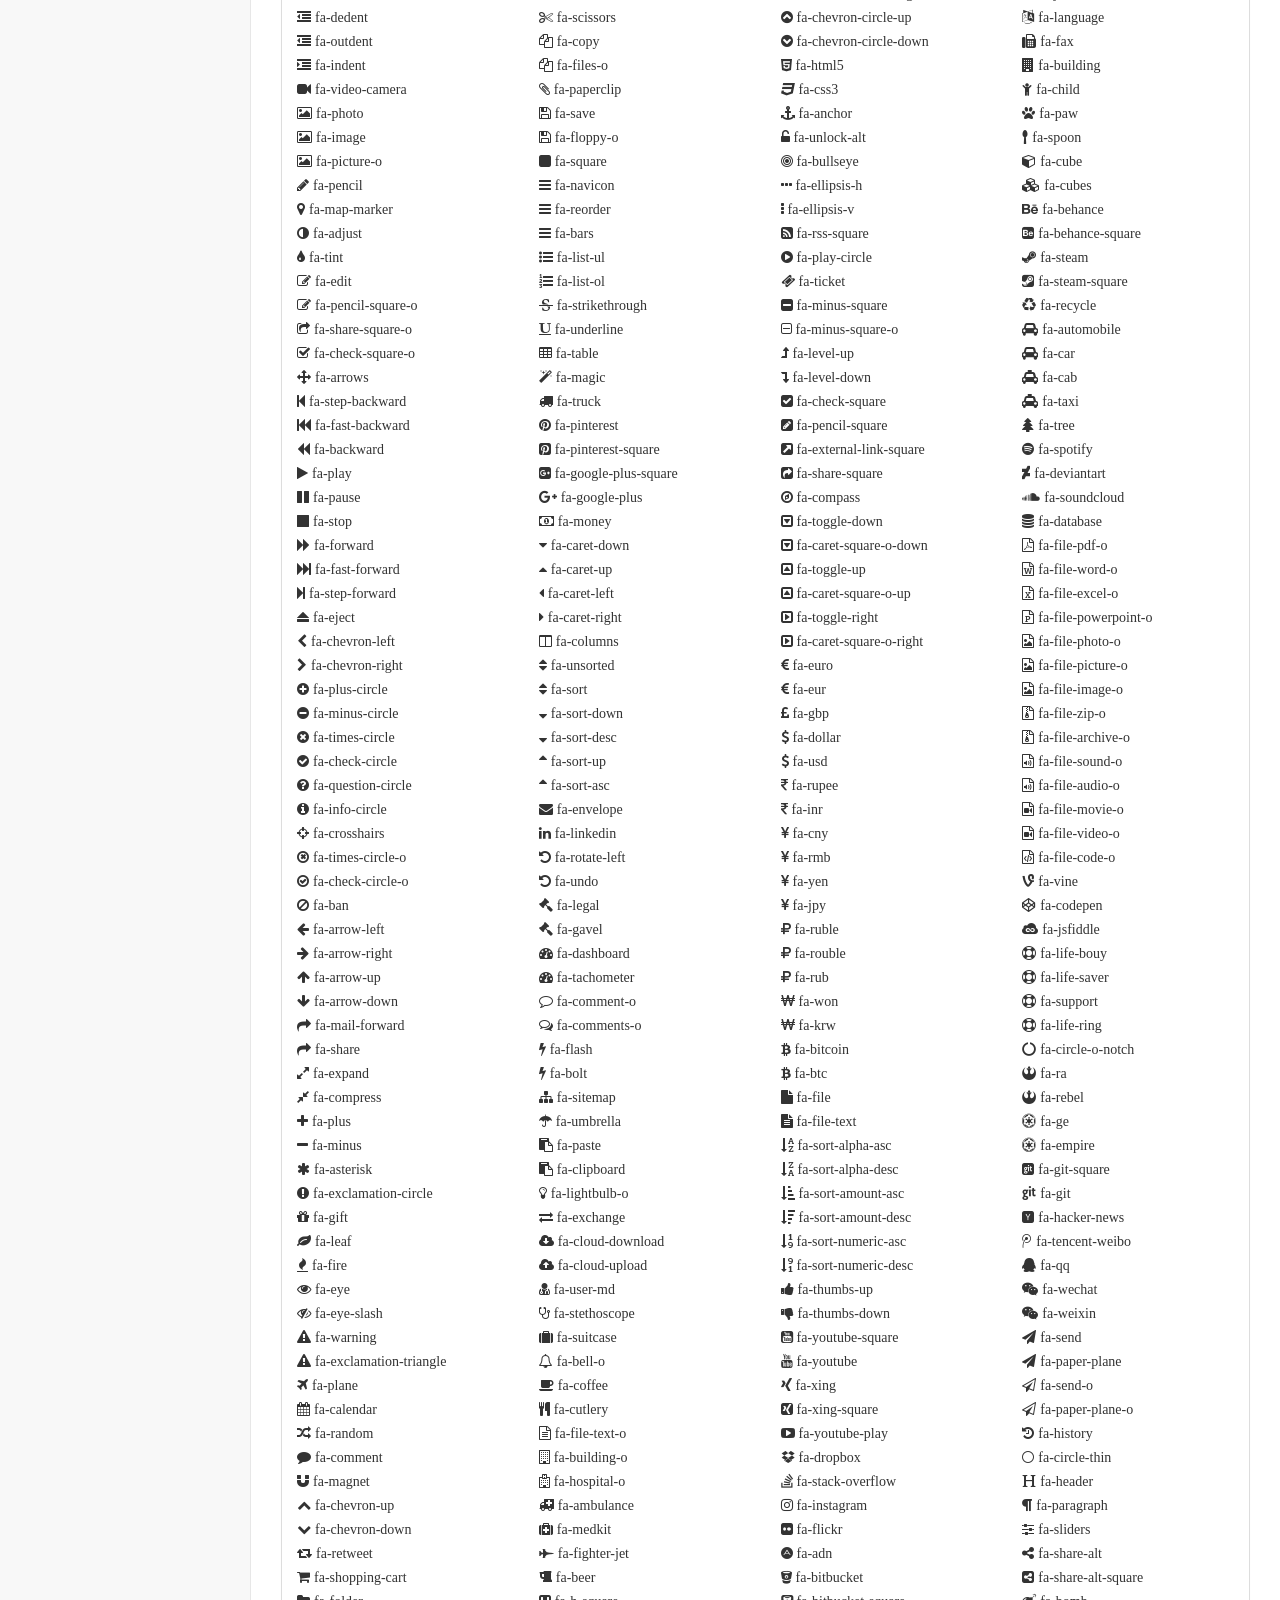
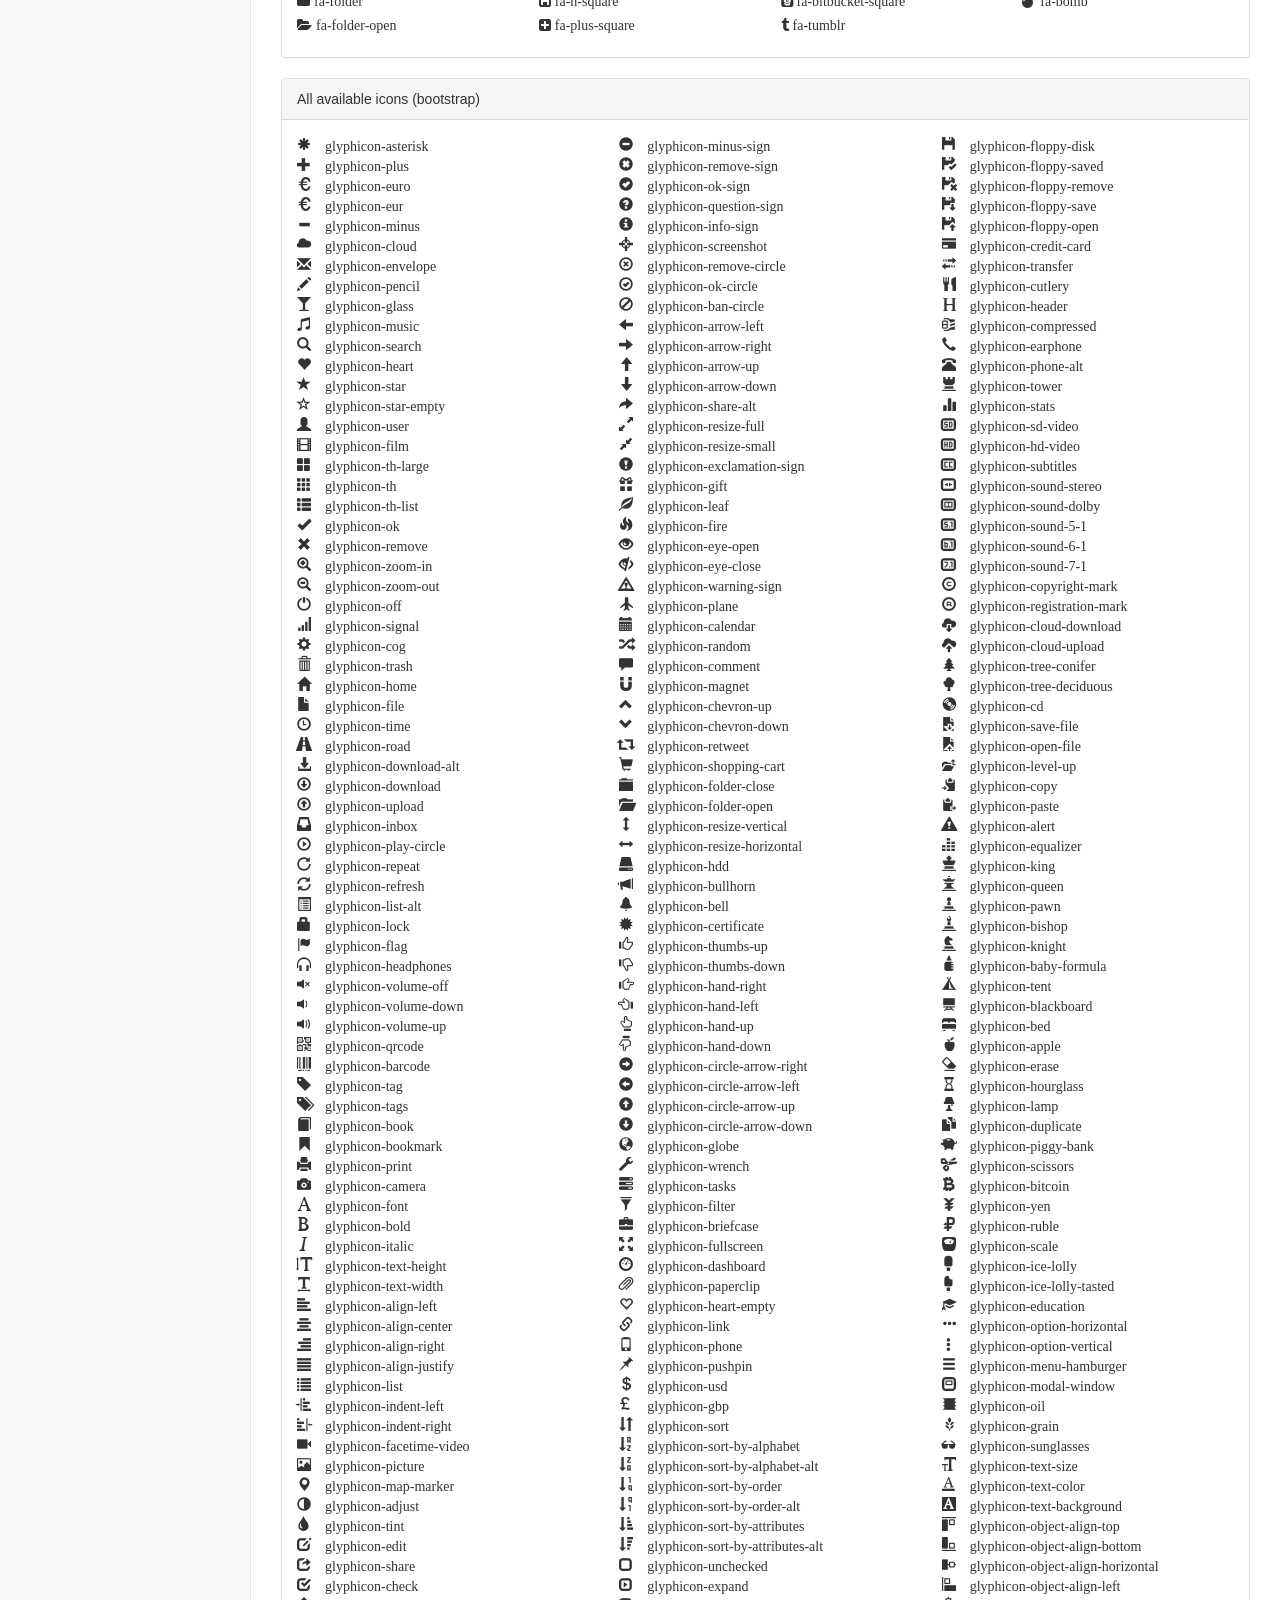
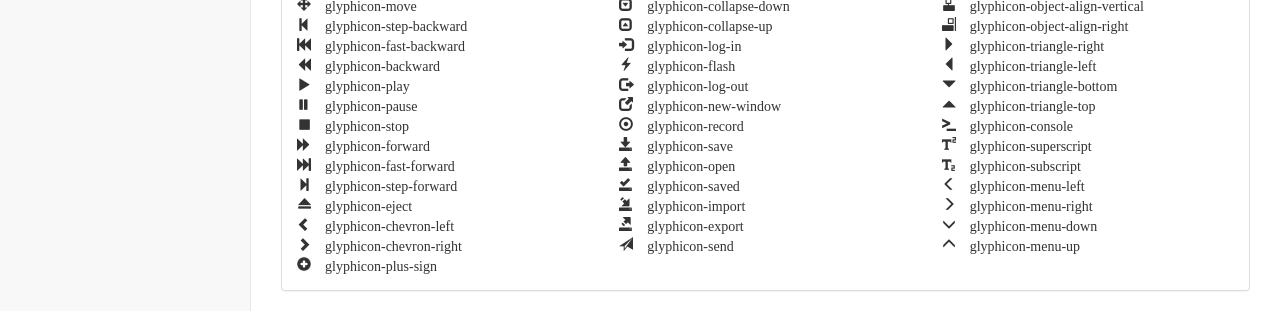
<file: others_website_design/Demo/pages/icons.html>
<!DOCTYPE html>
<html lang="en">

<head>

    <meta charset="utf-8">
    <meta http-equiv="X-UA-Compatible" content="IE=edge">
    <meta name="viewport" content="width=device-width, initial-scale=1">
    <meta name="description" content="">
    <meta name="author" content="">

    <title>SB Admin 2 - Bootstrap Admin Theme</title>

    <!-- Bootstrap Core CSS -->
    <link href="../vendor/bootstrap/css/bootstrap.min.css" rel="stylesheet">

    <!-- MetisMenu CSS -->
    <link href="../vendor/metisMenu/metisMenu.min.css" rel="stylesheet">

    <!-- Custom CSS -->
    <link href="../dist/css/sb-admin-2.css" rel="stylesheet">

    <!-- Custom Fonts -->
    <link href="../vendor/font-awesome/css/font-awesome.min.css" rel="stylesheet" type="text/css">

    <!-- HTML5 Shim and Respond.js IE8 support of HTML5 elements and media queries -->
    <!-- WARNING: Respond.js doesn't work if you view the page via file:// -->
    <!--[if lt IE 9]>
        <script src="https://oss.maxcdn.com/libs/html5shiv/3.7.0/html5shiv.js"></script>
        <script src="https://oss.maxcdn.com/libs/respond.js/1.4.2/respond.min.js"></script>
    <![endif]-->

</head>

<body>

    <div id="wrapper">

        <!-- Navigation -->
        <nav class="navbar navbar-default navbar-static-top" role="navigation" style="margin-bottom: 0">
            <div class="navbar-header">
                <button type="button" class="navbar-toggle" data-toggle="collapse" data-target=".navbar-collapse">
                    <span class="sr-only">Toggle navigation</span>
                    <span class="icon-bar"></span>
                    <span class="icon-bar"></span>
                    <span class="icon-bar"></span>
                </button>
                <a class="navbar-brand" href="index.html">SB Admin v2.0</a>
            </div>
            <!-- /.navbar-header -->

            <ul class="nav navbar-top-links navbar-right">
                <li class="dropdown">
                    <a class="dropdown-toggle" data-toggle="dropdown" href="#">
                        <i class="fa fa-envelope fa-fw"></i> <i class="fa fa-caret-down"></i>
                    </a>
                    <ul class="dropdown-menu dropdown-messages">
                        <li>
                            <a href="#">
                                <div>
                                    <strong>John Smith</strong>
                                    <span class="pull-right text-muted">
                                            <em>Yesterday</em>
                                        </span>
                                </div>
                                <div>Lorem ipsum dolor sit amet, consectetur adipiscing elit. Pellentesque eleifend...</div>
                            </a>
                        </li>
                        <li class="divider"></li>
                        <li>
                            <a href="#">
                                <div>
                                    <strong>John Smith</strong>
                                    <span class="pull-right text-muted">
                                            <em>Yesterday</em>
                                        </span>
                                </div>
                                <div>Lorem ipsum dolor sit amet, consectetur adipiscing elit. Pellentesque eleifend...</div>
                            </a>
                        </li>
                        <li class="divider"></li>
                        <li>
                            <a href="#">
                                <div>
                                    <strong>John Smith</strong>
                                    <span class="pull-right text-muted">
                                            <em>Yesterday</em>
                                        </span>
                                </div>
                                <div>Lorem ipsum dolor sit amet, consectetur adipiscing elit. Pellentesque eleifend...</div>
                            </a>
                        </li>
                        <li class="divider"></li>
                        <li>
                            <a class="text-center" href="#">
                                <strong>Read All Messages</strong>
                                <i class="fa fa-angle-right"></i>
                            </a>
                        </li>
                    </ul>
                    <!-- /.dropdown-messages -->
                </li>
                <!-- /.dropdown -->
                <li class="dropdown">
                    <a class="dropdown-toggle" data-toggle="dropdown" href="#">
                        <i class="fa fa-tasks fa-fw"></i> <i class="fa fa-caret-down"></i>
                    </a>
                    <ul class="dropdown-menu dropdown-tasks">
                        <li>
                            <a href="#">
                                <div>
                                    <p>
                                        <strong>Task 1</strong>
                                        <span class="pull-right text-muted">40% Complete</span>
                                    </p>
                                    <div class="progress progress-striped active">
                                        <div class="progress-bar progress-bar-success" role="progressbar" aria-valuenow="40" aria-valuemin="0" aria-valuemax="100" style="width: 40%">
                                            <span class="sr-only">40% Complete (success)</span>
                                        </div>
                                    </div>
                                </div>
                            </a>
                        </li>
                        <li class="divider"></li>
                        <li>
                            <a href="#">
                                <div>
                                    <p>
                                        <strong>Task 2</strong>
                                        <span class="pull-right text-muted">20% Complete</span>
                                    </p>
                                    <div class="progress progress-striped active">
                                        <div class="progress-bar progress-bar-info" role="progressbar" aria-valuenow="20" aria-valuemin="0" aria-valuemax="100" style="width: 20%">
                                            <span class="sr-only">20% Complete</span>
                                        </div>
                                    </div>
                                </div>
                            </a>
                        </li>
                        <li class="divider"></li>
                        <li>
                            <a href="#">
                                <div>
                                    <p>
                                        <strong>Task 3</strong>
                                        <span class="pull-right text-muted">60% Complete</span>
                                    </p>
                                    <div class="progress progress-striped active">
                                        <div class="progress-bar progress-bar-warning" role="progressbar" aria-valuenow="60" aria-valuemin="0" aria-valuemax="100" style="width: 60%">
                                            <span class="sr-only">60% Complete (warning)</span>
                                        </div>
                                    </div>
                                </div>
                            </a>
                        </li>
                        <li class="divider"></li>
                        <li>
                            <a href="#">
                                <div>
                                    <p>
                                        <strong>Task 4</strong>
                                        <span class="pull-right text-muted">80% Complete</span>
                                    </p>
                                    <div class="progress progress-striped active">
                                        <div class="progress-bar progress-bar-danger" role="progressbar" aria-valuenow="80" aria-valuemin="0" aria-valuemax="100" style="width: 80%">
                                            <span class="sr-only">80% Complete (danger)</span>
                                        </div>
                                    </div>
                                </div>
                            </a>
                        </li>
                        <li class="divider"></li>
                        <li>
                            <a class="text-center" href="#">
                                <strong>See All Tasks</strong>
                                <i class="fa fa-angle-right"></i>
                            </a>
                        </li>
                    </ul>
                    <!-- /.dropdown-tasks -->
                </li>
                <!-- /.dropdown -->
                <li class="dropdown">
                    <a class="dropdown-toggle" data-toggle="dropdown" href="#">
                        <i class="fa fa-bell fa-fw"></i> <i class="fa fa-caret-down"></i>
                    </a>
                    <ul class="dropdown-menu dropdown-alerts">
                        <li>
                            <a href="#">
                                <div>
                                    <i class="fa fa-comment fa-fw"></i> New Comment
                                    <span class="pull-right text-muted small">4 minutes ago</span>
                                </div>
                            </a>
                        </li>
                        <li class="divider"></li>
                        <li>
                            <a href="#">
                                <div>
                                    <i class="fa fa-twitter fa-fw"></i> 3 New Followers
                                    <span class="pull-right text-muted small">12 minutes ago</span>
                                </div>
                            </a>
                        </li>
                        <li class="divider"></li>
                        <li>
                            <a href="#">
                                <div>
                                    <i class="fa fa-envelope fa-fw"></i> Message Sent
                                    <span class="pull-right text-muted small">4 minutes ago</span>
                                </div>
                            </a>
                        </li>
                        <li class="divider"></li>
                        <li>
                            <a href="#">
                                <div>
                                    <i class="fa fa-tasks fa-fw"></i> New Task
                                    <span class="pull-right text-muted small">4 minutes ago</span>
                                </div>
                            </a>
                        </li>
                        <li class="divider"></li>
                        <li>
                            <a href="#">
                                <div>
                                    <i class="fa fa-upload fa-fw"></i> Server Rebooted
                                    <span class="pull-right text-muted small">4 minutes ago</span>
                                </div>
                            </a>
                        </li>
                        <li class="divider"></li>
                        <li>
                            <a class="text-center" href="#">
                                <strong>See All Alerts</strong>
                                <i class="fa fa-angle-right"></i>
                            </a>
                        </li>
                    </ul>
                    <!-- /.dropdown-alerts -->
                </li>
                <!-- /.dropdown -->
                <li class="dropdown">
                    <a class="dropdown-toggle" data-toggle="dropdown" href="#">
                        <i class="fa fa-user fa-fw"></i> <i class="fa fa-caret-down"></i>
                    </a>
                    <ul class="dropdown-menu dropdown-user">
                        <li><a href="#"><i class="fa fa-user fa-fw"></i> User Profile</a>
                        </li>
                        <li><a href="#"><i class="fa fa-gear fa-fw"></i> Settings</a>
                        </li>
                        <li class="divider"></li>
                        <li><a href="login.html"><i class="fa fa-sign-out fa-fw"></i> Logout</a>
                        </li>
                    </ul>
                    <!-- /.dropdown-user -->
                </li>
                <!-- /.dropdown -->
            </ul>
            <!-- /.navbar-top-links -->

            <div class="navbar-default sidebar" role="navigation">
                <div class="sidebar-nav navbar-collapse">
                    <ul class="nav" id="side-menu">
                        <li class="sidebar-search">
                            <div class="input-group custom-search-form">
                                <input type="text" class="form-control" placeholder="Search...">
                                <span class="input-group-btn">
                                    <button class="btn btn-default" type="button">
                                        <i class="fa fa-search"></i>
                                    </button>
                                </span>
                            </div>
                            <!-- /input-group -->
                        </li>
                        <li>
                            <a href="index.html"><i class="fa fa-dashboard fa-fw"></i> Dashboard</a>
                        </li>
                        <li>
                            <a href="#"><i class="fa fa-bar-chart-o fa-fw"></i> Charts<span class="fa arrow"></span></a>
                            <ul class="nav nav-second-level">
                                <li>
                                    <a href="flot.html">Flot Charts</a>
                                </li>
                                <li>
                                    <a href="morris.html">Morris.js Charts</a>
                                </li>
                            </ul>
                            <!-- /.nav-second-level -->
                        </li>
                        <li>
                            <a href="tables.html"><i class="fa fa-table fa-fw"></i> Tables</a>
                        </li>
                        <li>
                            <a href="forms.html"><i class="fa fa-edit fa-fw"></i> Forms</a>
                        </li>
                        <li>
                            <a href="#"><i class="fa fa-wrench fa-fw"></i> UI Elements<span class="fa arrow"></span></a>
                            <ul class="nav nav-second-level">
                                <li>
                                    <a href="panels-wells.html">Panels and Wells</a>
                                </li>
                                <li>
                                    <a href="buttons.html">Buttons</a>
                                </li>
                                <li>
                                    <a href="notifications.html">Notifications</a>
                                </li>
                                <li>
                                    <a href="typography.html">Typography</a>
                                </li>
                                <li>
                                    <a href="icons.html"> Icons</a>
                                </li>
                                <li>
                                    <a href="grid.html">Grid</a>
                                </li>
                            </ul>
                            <!-- /.nav-second-level -->
                        </li>
                        <li>
                            <a href="#"><i class="fa fa-sitemap fa-fw"></i> Multi-Level Dropdown<span class="fa arrow"></span></a>
                            <ul class="nav nav-second-level">
                                <li>
                                    <a href="#">Second Level Item</a>
                                </li>
                                <li>
                                    <a href="#">Second Level Item</a>
                                </li>
                                <li>
                                    <a href="#">Third Level <span class="fa arrow"></span></a>
                                    <ul class="nav nav-third-level">
                                        <li>
                                            <a href="#">Third Level Item</a>
                                        </li>
                                        <li>
                                            <a href="#">Third Level Item</a>
                                        </li>
                                        <li>
                                            <a href="#">Third Level Item</a>
                                        </li>
                                        <li>
                                            <a href="#">Third Level Item</a>
                                        </li>
                                    </ul>
                                    <!-- /.nav-third-level -->
                                </li>
                            </ul>
                            <!-- /.nav-second-level -->
                        </li>
                        <li>
                            <a href="#"><i class="fa fa-files-o fa-fw"></i> Sample Pages<span class="fa arrow"></span></a>
                            <ul class="nav nav-second-level">
                                <li>
                                    <a href="blank.html">Blank Page</a>
                                </li>
                                <li>
                                    <a href="login.html">Login Page</a>
                                </li>
                            </ul>
                            <!-- /.nav-second-level -->
                        </li>
                    </ul>
                </div>
                <!-- /.sidebar-collapse -->
            </div>
            <!-- /.navbar-static-side -->
        </nav>

        <div id="page-wrapper">
            <div class="row">
                <div class="col-lg-12">
                    <h1 class="page-header">Icons</h1>
                </div>
                <!-- /.col-lg-12 -->
            </div>
            <!-- /.row -->
            <div class="row">
                <div class="col-lg-12">
                    <div class="panel panel-default">
                        <div class="panel-heading">
                            All available icons (font-awesome)
                        </div>
                        <div class="panel-body">
                            <div class="row">
                                <div class="fa col-lg-3">
                                    <p class="fa fa-glass"> fa-glass </p>
                                    <br/>
                                    <p class="fa fa-music"> fa-music </p>
                                    <br/>
                                    <p class="fa fa-search"> fa-search </p>
                                    <br/>
                                    <p class="fa fa-envelope-o"> fa-envelope-o </p>
                                    <br/>
                                    <p class="fa fa-heart"> fa-heart </p>
                                    <br/>
                                    <p class="fa fa-star"> fa-star </p>
                                    <br/>
                                    <p class="fa fa-star-o"> fa-star-o </p>
                                    <br/>
                                    <p class="fa fa-user"> fa-user </p>
                                    <br/>
                                    <p class="fa fa-film"> fa-film </p>
                                    <br/>
                                    <p class="fa fa-th-large"> fa-th-large </p>
                                    <br/>
                                    <p class="fa fa-th"> fa-th </p>
                                    <br/>
                                    <p class="fa fa-th-list"> fa-th-list </p>
                                    <br/>
                                    <p class="fa fa-check"> fa-check </p>
                                    <br/>
                                    <p class="fa fa-times"> fa-times </p>
                                    <br/>
                                    <p class="fa fa-search-plus"> fa-search-plus </p>
                                    <br/>
                                    <p class="fa fa-search-minus"> fa-search-minus </p>
                                    <br/>
                                    <p class="fa fa-power-off"> fa-power-off </p>
                                    <br/>
                                    <p class="fa fa-signal"> fa-signal </p>
                                    <br/>
                                    <p class="fa fa-gear"> fa-gear </p>
                                    <br/>
                                    <p class="fa fa-cog"> fa-cog </p>
                                    <br/>
                                    <p class="fa fa-trash-o"> fa-trash-o </p>
                                    <br/>
                                    <p class="fa fa-home"> fa-home </p>
                                    <br/>
                                    <p class="fa fa-file-o"> fa-file-o </p>
                                    <br/>
                                    <p class="fa fa-clock-o"> fa-clock-o </p>
                                    <br/>
                                    <p class="fa fa-road"> fa-road </p>
                                    <br/>
                                    <p class="fa fa-download"> fa-download </p>
                                    <br/>
                                    <p class="fa fa-arrow-circle-o-down"> fa-arrow-circle-o-down </p>
                                    <br/>
                                    <p class="fa fa-arrow-circle-o-up"> fa-arrow-circle-o-up </p>
                                    <br/>
                                    <p class="fa fa-inbox"> fa-inbox </p>
                                    <br/>
                                    <p class="fa fa-play-circle-o"> fa-play-circle-o </p>
                                    <br/>
                                    <p class="fa fa-rotate-right"> fa-rotate-right </p>
                                    <br/>
                                    <p class="fa fa-repeat"> fa-repeat </p>
                                    <br/>
                                    <p class="fa fa-refresh"> fa-refresh </p>
                                    <br/>
                                    <p class="fa fa-list-alt"> fa-list-alt </p>
                                    <br/>
                                    <p class="fa fa-lock"> fa-lock </p>
                                    <br/>
                                    <p class="fa fa-flag"> fa-flag </p>
                                    <br/>
                                    <p class="fa fa-headphones"> fa-headphones </p>
                                    <br/>
                                    <p class="fa fa-volume-off"> fa-volume-off </p>
                                    <br/>
                                    <p class="fa fa-volume-down"> fa-volume-down </p>
                                    <br/>
                                    <p class="fa fa-volume-up"> fa-volume-up </p>
                                    <br/>
                                    <p class="fa fa-qrcode"> fa-qrcode </p>
                                    <br/>
                                    <p class="fa fa-barcode"> fa-barcode </p>
                                    <br/>
                                    <p class="fa fa-tag"> fa-tag </p>
                                    <br/>
                                    <p class="fa fa-tags"> fa-tags </p>
                                    <br/>
                                    <p class="fa fa-book"> fa-book </p>
                                    <br/>
                                    <p class="fa fa-bookmark"> fa-bookmark </p>
                                    <br/>
                                    <p class="fa fa-print"> fa-print </p>
                                    <br/>
                                    <p class="fa fa-camera"> fa-camera </p>
                                    <br/>
                                    <p class="fa fa-font"> fa-font </p>
                                    <br/>
                                    <p class="fa fa-bold"> fa-bold </p>
                                    <br/>
                                    <p class="fa fa-italic"> fa-italic </p>
                                    <br/>
                                    <p class="fa fa-text-height"> fa-text-height </p>
                                    <br/>
                                    <p class="fa fa-text-width"> fa-text-width </p>
                                    <br/>
                                    <p class="fa fa-align-left"> fa-align-left </p>
                                    <br/>
                                    <p class="fa fa-align-center"> fa-align-center </p>
                                    <br/>
                                    <p class="fa fa-align-right"> fa-align-right </p>
                                    <br/>
                                    <p class="fa fa-align-justify"> fa-align-justify </p>
                                    <br/>
                                    <p class="fa fa-list"> fa-list </p>
                                    <br/>
                                    <p class="fa fa-dedent"> fa-dedent </p>
                                    <br/>
                                    <p class="fa fa-outdent"> fa-outdent </p>
                                    <br/>
                                    <p class="fa fa-indent"> fa-indent </p>
                                    <br/>
                                    <p class="fa fa-video-camera"> fa-video-camera </p>
                                    <br/>
                                    <p class="fa fa-photo"> fa-photo </p>
                                    <br/>
                                    <p class="fa fa-image"> fa-image </p>
                                    <br/>
                                    <p class="fa fa-picture-o"> fa-picture-o </p>
                                    <br/>
                                    <p class="fa fa-pencil"> fa-pencil </p>
                                    <br/>
                                    <p class="fa fa-map-marker"> fa-map-marker </p>
                                    <br/>
                                    <p class="fa fa-adjust"> fa-adjust </p>
                                    <br/>
                                    <p class="fa fa-tint"> fa-tint </p>
                                    <br/>
                                    <p class="fa fa-edit"> fa-edit </p>
                                    <br/>
                                    <p class="fa fa-pencil-square-o"> fa-pencil-square-o </p>
                                    <br/>
                                    <p class="fa fa-share-square-o"> fa-share-square-o </p>
                                    <br/>
                                    <p class="fa fa-check-square-o"> fa-check-square-o </p>
                                    <br/>
                                    <p class="fa fa-arrows"> fa-arrows </p>
                                    <br/>
                                    <p class="fa fa-step-backward"> fa-step-backward </p>
                                    <br/>
                                    <p class="fa fa-fast-backward"> fa-fast-backward </p>
                                    <br/>
                                    <p class="fa fa-backward"> fa-backward </p>
                                    <br/>
                                    <p class="fa fa-play"> fa-play </p>
                                    <br/>
                                    <p class="fa fa-pause"> fa-pause </p>
                                    <br/>
                                    <p class="fa fa-stop"> fa-stop </p>
                                    <br/>
                                    <p class="fa fa-forward"> fa-forward </p>
                                    <br/>
                                    <p class="fa fa-fast-forward"> fa-fast-forward </p>
                                    <br/>
                                    <p class="fa fa-step-forward"> fa-step-forward </p>
                                    <br/>
                                    <p class="fa fa-eject"> fa-eject </p>
                                    <br/>
                                    <p class="fa fa-chevron-left"> fa-chevron-left </p>
                                    <br/>
                                    <p class="fa fa-chevron-right"> fa-chevron-right </p>
                                    <br/>
                                    <p class="fa fa-plus-circle"> fa-plus-circle </p>
                                    <br/>
                                    <p class="fa fa-minus-circle"> fa-minus-circle </p>
                                    <br/>
                                    <p class="fa fa-times-circle"> fa-times-circle </p>
                                    <br/>
                                    <p class="fa fa-check-circle"> fa-check-circle </p>
                                    <br/>
                                    <p class="fa fa-question-circle"> fa-question-circle </p>
                                    <br/>
                                    <p class="fa fa-info-circle"> fa-info-circle </p>
                                    <br/>
                                    <p class="fa fa-crosshairs"> fa-crosshairs </p>
                                    <br/>
                                    <p class="fa fa-times-circle-o"> fa-times-circle-o </p>
                                    <br/>
                                    <p class="fa fa-check-circle-o"> fa-check-circle-o </p>
                                    <br/>
                                    <p class="fa fa-ban"> fa-ban </p>
                                    <br/>
                                    <p class="fa fa-arrow-left"> fa-arrow-left </p>
                                    <br/>
                                    <p class="fa fa-arrow-right"> fa-arrow-right </p>
                                    <br/>
                                    <p class="fa fa-arrow-up"> fa-arrow-up </p>
                                    <br/>
                                    <p class="fa fa-arrow-down"> fa-arrow-down </p>
                                    <br/>
                                    <p class="fa fa-mail-forward"> fa-mail-forward </p>
                                    <br/>
                                    <p class="fa fa-share"> fa-share </p>
                                    <br/>
                                    <p class="fa fa-expand"> fa-expand </p>
                                    <br/>
                                    <p class="fa fa-compress"> fa-compress </p>
                                    <br/>
                                    <p class="fa fa-plus"> fa-plus </p>
                                    <br/>
                                    <p class="fa fa-minus"> fa-minus </p>
                                    <br/>
                                    <p class="fa fa-asterisk"> fa-asterisk </p>
                                    <br/>
                                    <p class="fa fa-exclamation-circle"> fa-exclamation-circle </p>
                                    <br/>
                                    <p class="fa fa-gift"> fa-gift </p>
                                    <br/>
                                    <p class="fa fa-leaf"> fa-leaf </p>
                                    <br/>
                                    <p class="fa fa-fire"> fa-fire </p>
                                    <br/>
                                    <p class="fa fa-eye"> fa-eye </p>
                                    <br/>
                                    <p class="fa fa-eye-slash"> fa-eye-slash </p>
                                    <br/>
                                    <p class="fa fa-warning"> fa-warning </p>
                                    <br/>
                                    <p class="fa fa-exclamation-triangle"> fa-exclamation-triangle </p>
                                    <br/>
                                    <p class="fa fa-plane"> fa-plane </p>
                                    <br/>
                                    <p class="fa fa-calendar"> fa-calendar </p>
                                    <br/>
                                    <p class="fa fa-random"> fa-random </p>
                                    <br/>
                                    <p class="fa fa-comment"> fa-comment </p>
                                    <br/>
                                    <p class="fa fa-magnet"> fa-magnet </p>
                                    <br/>
                                    <p class="fa fa-chevron-up"> fa-chevron-up </p>
                                    <br/>
                                    <p class="fa fa-chevron-down"> fa-chevron-down </p>
                                    <br/>
                                    <p class="fa fa-retweet"> fa-retweet </p>
                                    <br/>
                                    <p class="fa fa-shopping-cart"> fa-shopping-cart </p>
                                    <br/>
                                    <p class="fa fa-folder"> fa-folder </p>
                                    <br/>
                                    <p class="fa fa-folder-open"> fa-folder-open </p>
                                    <br/>
                                </div>
                                <!-- /.col-lg-6 (nested) -->
                                <div class="fa col-lg-3">
                                    <p class="fa fa-arrows-v"> fa-arrows-v </p>
                                    <br/>
                                    <p class="fa fa-arrows-h"> fa-arrows-h </p>
                                    <br/>
                                    <p class="fa fa-bar-chart-o"> fa-bar-chart-o </p>
                                    <br/>
                                    <p class="fa fa-twitter-square"> fa-twitter-square </p>
                                    <br/>
                                    <p class="fa fa-facebook-square"> fa-facebook-square </p>
                                    <br/>
                                    <p class="fa fa-camera-retro"> fa-camera-retro </p>
                                    <br/>
                                    <p class="fa fa-key"> fa-key </p>
                                    <br/>
                                    <p class="fa fa-gears"> fa-gears </p>
                                    <br/>
                                    <p class="fa fa-cogs"> fa-cogs </p>
                                    <br/>
                                    <p class="fa fa-comments"> fa-comments </p>
                                    <br/>
                                    <p class="fa fa-thumbs-o-up"> fa-thumbs-o-up </p>
                                    <br/>
                                    <p class="fa fa-thumbs-o-down"> fa-thumbs-o-down </p>
                                    <br/>
                                    <p class="fa fa-star-half"> fa-star-half </p>
                                    <br/>
                                    <p class="fa fa-heart-o"> fa-heart-o </p>
                                    <br/>
                                    <p class="fa fa-sign-out"> fa-sign-out </p>
                                    <br/>
                                    <p class="fa fa-linkedin-square"> fa-linkedin-square </p>
                                    <br/>
                                    <p class="fa fa-thumb-tack"> fa-thumb-tack </p>
                                    <br/>
                                    <p class="fa fa-external-link"> fa-external-link </p>
                                    <br/>
                                    <p class="fa fa-sign-in"> fa-sign-in </p>
                                    <br/>
                                    <p class="fa fa-trophy"> fa-trophy </p>
                                    <br/>
                                    <p class="fa fa-github-square"> fa-github-square </p>
                                    <br/>
                                    <p class="fa fa-upload"> fa-upload </p>
                                    <br/>
                                    <p class="fa fa-lemon-o"> fa-lemon-o </p>
                                    <br/>
                                    <p class="fa fa-phone"> fa-phone </p>
                                    <br/>
                                    <p class="fa fa-square-o"> fa-square-o </p>
                                    <br/>
                                    <p class="fa fa-bookmark-o"> fa-bookmark-o </p>
                                    <br/>
                                    <p class="fa fa-phone-square"> fa-phone-square </p>
                                    <br/>
                                    <p class="fa fa-twitter"> fa-twitter </p>
                                    <br/>
                                    <p class="fa fa-facebook"> fa-facebook </p>
                                    <br/>
                                    <p class="fa fa-github"> fa-github </p>
                                    <br/>
                                    <p class="fa fa-unlock"> fa-unlock </p>
                                    <br/>
                                    <p class="fa fa-credit-card"> fa-credit-card </p>
                                    <br/>
                                    <p class="fa fa-rss"> fa-rss </p>
                                    <br/>
                                    <p class="fa fa-hdd-o"> fa-hdd-o </p>
                                    <br/>
                                    <p class="fa fa-bullhorn"> fa-bullhorn </p>
                                    <br/>
                                    <p class="fa fa-bell"> fa-bell </p>
                                    <br/>
                                    <p class="fa fa-certificate"> fa-certificate </p>
                                    <br/>
                                    <p class="fa fa-hand-o-right"> fa-hand-o-right </p>
                                    <br/>
                                    <p class="fa fa-hand-o-left"> fa-hand-o-left </p>
                                    <br/>
                                    <p class="fa fa-hand-o-up"> fa-hand-o-up </p>
                                    <br/>
                                    <p class="fa fa-hand-o-down"> fa-hand-o-down </p>
                                    <br/>
                                    <p class="fa fa-arrow-circle-left"> fa-arrow-circle-left </p>
                                    <br/>
                                    <p class="fa fa-arrow-circle-right"> fa-arrow-circle-right </p>
                                    <br/>
                                    <p class="fa fa-arrow-circle-up"> fa-arrow-circle-up </p>
                                    <br/>
                                    <p class="fa fa-arrow-circle-down"> fa-arrow-circle-down </p>
                                    <br/>
                                    <p class="fa fa-globe"> fa-globe </p>
                                    <br/>
                                    <p class="fa fa-wrench"> fa-wrench </p>
                                    <br/>
                                    <p class="fa fa-tasks"> fa-tasks </p>
                                    <br/>
                                    <p class="fa fa-filter"> fa-filter </p>
                                    <br/>
                                    <p class="fa fa-briefcase"> fa-briefcase </p>
                                    <br/>
                                    <p class="fa fa-arrows-alt"> fa-arrows-alt </p>
                                    <br/>
                                    <p class="fa fa-group"> fa-group </p>
                                    <br/>
                                    <p class="fa fa-users"> fa-users </p>
                                    <br/>
                                    <p class="fa fa-chain"> fa-chain </p>
                                    <br/>
                                    <p class="fa fa-link"> fa-link </p>
                                    <br/>
                                    <p class="fa fa-cloud"> fa-cloud </p>
                                    <br/>
                                    <p class="fa fa-flask"> fa-flask </p>
                                    <br/>
                                    <p class="fa fa-cut"> fa-cut </p>
                                    <br/>
                                    <p class="fa fa-scissors"> fa-scissors </p>
                                    <br/>
                                    <p class="fa fa-copy"> fa-copy </p>
                                    <br/>
                                    <p class="fa fa-files-o"> fa-files-o </p>
                                    <br/>
                                    <p class="fa fa-paperclip"> fa-paperclip </p>
                                    <br/>
                                    <p class="fa fa-save"> fa-save </p>
                                    <br/>
                                    <p class="fa fa-floppy-o"> fa-floppy-o </p>
                                    <br/>
                                    <p class="fa fa-square"> fa-square </p>
                                    <br/>
                                    <p class="fa fa-navicon"> fa-navicon </p>
                                    <br/>
                                    <p class="fa fa-reorder"> fa-reorder </p>
                                    <br/>
                                    <p class="fa fa-bars"> fa-bars </p>
                                    <br/>
                                    <p class="fa fa-list-ul"> fa-list-ul </p>
                                    <br/>
                                    <p class="fa fa-list-ol"> fa-list-ol </p>
                                    <br/>
                                    <p class="fa fa-strikethrough"> fa-strikethrough </p>
                                    <br/>
                                    <p class="fa fa-underline"> fa-underline </p>
                                    <br/>
                                    <p class="fa fa-table"> fa-table </p>
                                    <br/>
                                    <p class="fa fa-magic"> fa-magic </p>
                                    <br/>
                                    <p class="fa fa-truck"> fa-truck </p>
                                    <br/>
                                    <p class="fa fa-pinterest"> fa-pinterest </p>
                                    <br/>
                                    <p class="fa fa-pinterest-square"> fa-pinterest-square </p>
                                    <br/>
                                    <p class="fa fa-google-plus-square"> fa-google-plus-square </p>
                                    <br/>
                                    <p class="fa fa-google-plus"> fa-google-plus </p>
                                    <br/>
                                    <p class="fa fa-money"> fa-money </p>
                                    <br/>
                                    <p class="fa fa-caret-down"> fa-caret-down </p>
                                    <br/>
                                    <p class="fa fa-caret-up"> fa-caret-up </p>
                                    <br/>
                                    <p class="fa fa-caret-left"> fa-caret-left </p>
                                    <br/>
                                    <p class="fa fa-caret-right"> fa-caret-right </p>
                                    <br/>
                                    <p class="fa fa-columns"> fa-columns </p>
                                    <br/>
                                    <p class="fa fa-unsorted"> fa-unsorted </p>
                                    <br/>
                                    <p class="fa fa-sort"> fa-sort </p>
                                    <br/>
                                    <p class="fa fa-sort-down"> fa-sort-down </p>
                                    <br/>
                                    <p class="fa fa-sort-desc"> fa-sort-desc </p>
                                    <br/>
                                    <p class="fa fa-sort-up"> fa-sort-up </p>
                                    <br/>
                                    <p class="fa fa-sort-asc"> fa-sort-asc </p>
                                    <br/>
                                    <p class="fa fa-envelope"> fa-envelope </p>
                                    <br/>
                                    <p class="fa fa-linkedin"> fa-linkedin </p>
                                    <br/>
                                    <p class="fa fa-rotate-left"> fa-rotate-left </p>
                                    <br/>
                                    <p class="fa fa-undo"> fa-undo </p>
                                    <br/>
                                    <p class="fa fa-legal"> fa-legal </p>
                                    <br/>
                                    <p class="fa fa-gavel"> fa-gavel </p>
                                    <br/>
                                    <p class="fa fa-dashboard"> fa-dashboard </p>
                                    <br/>
                                    <p class="fa fa-tachometer"> fa-tachometer </p>
                                    <br/>
                                    <p class="fa fa-comment-o"> fa-comment-o </p>
                                    <br/>
                                    <p class="fa fa-comments-o"> fa-comments-o </p>
                                    <br/>
                                    <p class="fa fa-flash"> fa-flash </p>
                                    <br/>
                                    <p class="fa fa-bolt"> fa-bolt </p>
                                    <br/>
                                    <p class="fa fa-sitemap"> fa-sitemap </p>
                                    <br/>
                                    <p class="fa fa-umbrella"> fa-umbrella </p>
                                    <br/>
                                    <p class="fa fa-paste"> fa-paste </p>
                                    <br/>
                                    <p class="fa fa-clipboard"> fa-clipboard </p>
                                    <br/>
                                    <p class="fa fa-lightbulb-o"> fa-lightbulb-o </p>
                                    <br/>
                                    <p class="fa fa-exchange"> fa-exchange </p>
                                    <br/>
                                    <p class="fa fa-cloud-download"> fa-cloud-download </p>
                                    <br/>
                                    <p class="fa fa-cloud-upload"> fa-cloud-upload </p>
                                    <br/>
                                    <p class="fa fa-user-md"> fa-user-md </p>
                                    <br/>
                                    <p class="fa fa-stethoscope"> fa-stethoscope </p>
                                    <br/>
                                    <p class="fa fa-suitcase"> fa-suitcase </p>
                                    <br/>
                                    <p class="fa fa-bell-o"> fa-bell-o </p>
                                    <br/>
                                    <p class="fa fa-coffee"> fa-coffee </p>
                                    <br/>
                                    <p class="fa fa-cutlery"> fa-cutlery </p>
                                    <br/>
                                    <p class="fa fa-file-text-o"> fa-file-text-o </p>
                                    <br/>
                                    <p class="fa fa-building-o"> fa-building-o </p>
                                    <br/>
                                    <p class="fa fa-hospital-o"> fa-hospital-o </p>
                                    <br/>
                                    <p class="fa fa-ambulance"> fa-ambulance </p>
                                    <br/>
                                    <p class="fa fa-medkit"> fa-medkit </p>
                                    <br/>
                                    <p class="fa fa-fighter-jet"> fa-fighter-jet </p>
                                    <br/>
                                    <p class="fa fa-beer"> fa-beer </p>
                                    <br/>
                                    <p class="fa fa-h-square"> fa-h-square </p>
                                    <br/>
                                    <p class="fa fa-plus-square"> fa-plus-square </p>
                                    <br/>
                                </div>
                                <div class="fa col-lg-3">
                                    <p class="fa fa-angle-double-left"> fa-angle-double-left </p>
                                    <br/>
                                    <p class="fa fa-angle-double-right"> fa-angle-double-right </p>
                                    <br/>
                                    <p class="fa fa-angle-double-up"> fa-angle-double-up </p>
                                    <br/>
                                    <p class="fa fa-angle-double-down"> fa-angle-double-down </p>
                                    <br/>
                                    <p class="fa fa-angle-left"> fa-angle-left </p>
                                    <br/>
                                    <p class="fa fa-angle-right"> fa-angle-right </p>
                                    <br/>
                                    <p class="fa fa-angle-up"> fa-angle-up </p>
                                    <br/>
                                    <p class="fa fa-angle-down"> fa-angle-down </p>
                                    <br/>
                                    <p class="fa fa-desktop"> fa-desktop </p>
                                    <br/>
                                    <p class="fa fa-laptop"> fa-laptop </p>
                                    <br/>
                                    <p class="fa fa-tablet"> fa-tablet </p>
                                    <br/>
                                    <p class="fa fa-mobile-phone"> fa-mobile-phone </p>
                                    <br/>
                                    <p class="fa fa-mobile"> fa-mobile </p>
                                    <br/>
                                    <p class="fa fa-circle-o"> fa-circle-o </p>
                                    <br/>
                                    <p class="fa fa-quote-left"> fa-quote-left </p>
                                    <br/>
                                    <p class="fa fa-quote-right"> fa-quote-right </p>
                                    <br/>
                                    <p class="fa fa-spinner"> fa-spinner </p>
                                    <br/>
                                    <p class="fa fa-circle"> fa-circle </p>
                                    <br/>
                                    <p class="fa fa-mail-reply"> fa-mail-reply </p>
                                    <br/>
                                    <p class="fa fa-reply"> fa-reply </p>
                                    <br/>
                                    <p class="fa fa-github-alt"> fa-github-alt </p>
                                    <br/>
                                    <p class="fa fa-folder-o"> fa-folder-o </p>
                                    <br/>
                                    <p class="fa fa-folder-open-o"> fa-folder-open-o </p>
                                    <br/>
                                    <p class="fa fa-smile-o"> fa-smile-o </p>
                                    <br/>
                                    <p class="fa fa-frown-o"> fa-frown-o </p>
                                    <br/>
                                    <p class="fa fa-meh-o"> fa-meh-o </p>
                                    <br/>
                                    <p class="fa fa-gamepad"> fa-gamepad </p>
                                    <br/>
                                    <p class="fa fa-keyboard-o"> fa-keyboard-o </p>
                                    <br/>
                                    <p class="fa fa-flag-o"> fa-flag-o </p>
                                    <br/>
                                    <p class="fa fa-flag-checkered"> fa-flag-checkered </p>
                                    <br/>
                                    <p class="fa fa-terminal"> fa-terminal </p>
                                    <br/>
                                    <p class="fa fa-code"> fa-code </p>
                                    <br/>
                                    <p class="fa fa-mail-reply-all"> fa-mail-reply-all </p>
                                    <br/>
                                    <p class="fa fa-reply-all"> fa-reply-all </p>
                                    <br/>
                                    <p class="fa fa-star-half-empty"> fa-star-half-empty </p>
                                    <br/>
                                    <p class="fa fa-star-half-full"> fa-star-half-full </p>
                                    <br/>
                                    <p class="fa fa-star-half-o"> fa-star-half-o </p>
                                    <br/>
                                    <p class="fa fa-location-arrow"> fa-location-arrow </p>
                                    <br/>
                                    <p class="fa fa-crop"> fa-crop </p>
                                    <br/>
                                    <p class="fa fa-code-fork"> fa-code-fork </p>
                                    <br/>
                                    <p class="fa fa-unlink"> fa-unlink </p>
                                    <br/>
                                    <p class="fa fa-chain-broken"> fa-chain-broken </p>
                                    <br/>
                                    <p class="fa fa-question"> fa-question </p>
                                    <br/>
                                    <p class="fa fa-info"> fa-info </p>
                                    <br/>
                                    <p class="fa fa-exclamation"> fa-exclamation </p>
                                    <br/>
                                    <p class="fa fa-superscript"> fa-superscript </p>
                                    <br/>
                                    <p class="fa fa-subscript"> fa-subscript </p>
                                    <br/>
                                    <p class="fa fa-eraser"> fa-eraser </p>
                                    <br/>
                                    <p class="fa fa-puzzle-piece"> fa-puzzle-piece </p>
                                    <br/>
                                    <p class="fa fa-microphone"> fa-microphone </p>
                                    <br/>
                                    <p class="fa fa-microphone-slash"> fa-microphone-slash </p>
                                    <br/>
                                    <p class="fa fa-shield"> fa-shield </p>
                                    <br/>
                                    <p class="fa fa-calendar-o"> fa-calendar-o </p>
                                    <br/>
                                    <p class="fa fa-fire-extinguisher"> fa-fire-extinguisher </p>
                                    <br/>
                                    <p class="fa fa-rocket"> fa-rocket </p>
                                    <br/>
                                    <p class="fa fa-maxcdn"> fa-maxcdn </p>
                                    <br/>
                                    <p class="fa fa-chevron-circle-left"> fa-chevron-circle-left </p>
                                    <br/>
                                    <p class="fa fa-chevron-circle-right"> fa-chevron-circle-right </p>
                                    <br/>
                                    <p class="fa fa-chevron-circle-up"> fa-chevron-circle-up </p>
                                    <br/>
                                    <p class="fa fa-chevron-circle-down"> fa-chevron-circle-down </p>
                                    <br/>
                                    <p class="fa fa-html5"> fa-html5 </p>
                                    <br/>
                                    <p class="fa fa-css3"> fa-css3 </p>
                                    <br/>
                                    <p class="fa fa-anchor"> fa-anchor </p>
                                    <br/>
                                    <p class="fa fa-unlock-alt"> fa-unlock-alt </p>
                                    <br/>
                                    <p class="fa fa-bullseye"> fa-bullseye </p>
                                    <br/>
                                    <p class="fa fa-ellipsis-h"> fa-ellipsis-h </p>
                                    <br/>
                                    <p class="fa fa-ellipsis-v"> fa-ellipsis-v </p>
                                    <br/>
                                    <p class="fa fa-rss-square"> fa-rss-square </p>
                                    <br/>
                                    <p class="fa fa-play-circle"> fa-play-circle </p>
                                    <br/>
                                    <p class="fa fa-ticket"> fa-ticket </p>
                                    <br/>
                                    <p class="fa fa-minus-square"> fa-minus-square </p>
                                    <br/>
                                    <p class="fa fa-minus-square-o"> fa-minus-square-o </p>
                                    <br/>
                                    <p class="fa fa-level-up"> fa-level-up </p>
                                    <br/>
                                    <p class="fa fa-level-down"> fa-level-down </p>
                                    <br/>
                                    <p class="fa fa-check-square"> fa-check-square </p>
                                    <br/>
                                    <p class="fa fa-pencil-square"> fa-pencil-square </p>
                                    <br/>
                                    <p class="fa fa-external-link-square"> fa-external-link-square </p>
                                    <br/>
                                    <p class="fa fa-share-square"> fa-share-square </p>
                                    <br/>
                                    <p class="fa fa-compass"> fa-compass </p>
                                    <br/>
                                    <p class="fa fa-toggle-down"> fa-toggle-down </p>
                                    <br/>
                                    <p class="fa fa-caret-square-o-down"> fa-caret-square-o-down </p>
                                    <br/>
                                    <p class="fa fa-toggle-up"> fa-toggle-up </p>
                                    <br/>
                                    <p class="fa fa-caret-square-o-up"> fa-caret-square-o-up </p>
                                    <br/>
                                    <p class="fa fa-toggle-right"> fa-toggle-right </p>
                                    <br/>
                                    <p class="fa fa-caret-square-o-right"> fa-caret-square-o-right </p>
                                    <br/>
                                    <p class="fa fa-euro"> fa-euro </p>
                                    <br/>
                                    <p class="fa fa-eur"> fa-eur </p>
                                    <br/>
                                    <p class="fa fa-gbp"> fa-gbp </p>
                                    <br/>
                                    <p class="fa fa-dollar"> fa-dollar </p>
                                    <br/>
                                    <p class="fa fa-usd"> fa-usd </p>
                                    <br/>
                                    <p class="fa fa-rupee"> fa-rupee </p>
                                    <br/>
                                    <p class="fa fa-inr"> fa-inr </p>
                                    <br/>
                                    <p class="fa fa-cny"> fa-cny </p>
                                    <br/>
                                    <p class="fa fa-rmb"> fa-rmb </p>
                                    <br/>
                                    <p class="fa fa-yen"> fa-yen </p>
                                    <br/>
                                    <p class="fa fa-jpy"> fa-jpy </p>
                                    <br/>
                                    <p class="fa fa-ruble"> fa-ruble </p>
                                    <br/>
                                    <p class="fa fa-rouble"> fa-rouble </p>
                                    <br/>
                                    <p class="fa fa-rub"> fa-rub </p>
                                    <br/>
                                    <p class="fa fa-won"> fa-won </p>
                                    <br/>
                                    <p class="fa fa-krw"> fa-krw </p>
                                    <br/>
                                    <p class="fa fa-bitcoin"> fa-bitcoin </p>
                                    <br/>
                                    <p class="fa fa-btc"> fa-btc </p>
                                    <br/>
                                    <p class="fa fa-file"> fa-file </p>
                                    <br/>
                                    <p class="fa fa-file-text"> fa-file-text </p>
                                    <br/>
                                    <p class="fa fa-sort-alpha-asc"> fa-sort-alpha-asc </p>
                                    <br/>
                                    <p class="fa fa-sort-alpha-desc"> fa-sort-alpha-desc </p>
                                    <br/>
                                    <p class="fa fa-sort-amount-asc"> fa-sort-amount-asc </p>
                                    <br/>
                                    <p class="fa fa-sort-amount-desc"> fa-sort-amount-desc </p>
                                    <br/>
                                    <p class="fa fa-sort-numeric-asc"> fa-sort-numeric-asc </p>
                                    <br/>
                                    <p class="fa fa-sort-numeric-desc"> fa-sort-numeric-desc </p>
                                    <br/>
                                    <p class="fa fa-thumbs-up"> fa-thumbs-up </p>
                                    <br/>
                                    <p class="fa fa-thumbs-down"> fa-thumbs-down </p>
                                    <br/>
                                    <p class="fa fa-youtube-square"> fa-youtube-square </p>
                                    <br/>
                                    <p class="fa fa-youtube"> fa-youtube </p>
                                    <br/>
                                    <p class="fa fa-xing"> fa-xing </p>
                                    <br/>
                                    <p class="fa fa-xing-square"> fa-xing-square </p>
                                    <br/>
                                    <p class="fa fa-youtube-play"> fa-youtube-play </p>
                                    <br/>
                                    <p class="fa fa-dropbox"> fa-dropbox </p>
                                    <br/>
                                    <p class="fa fa-stack-overflow"> fa-stack-overflow </p>
                                    <br/>
                                    <p class="fa fa-instagram"> fa-instagram </p>
                                    <br/>
                                    <p class="fa fa-flickr"> fa-flickr </p>
                                    <br/>
                                    <p class="fa fa-adn"> fa-adn </p>
                                    <br/>
                                    <p class="fa fa-bitbucket"> fa-bitbucket </p>
                                    <br/>
                                    <p class="fa fa-bitbucket-square"> fa-bitbucket-square </p>
                                    <br/>
                                    <p class="fa fa-tumblr"> fa-tumblr </p>
                                    <br/>
                                </div>
                                <div class="fa col-lg-3">
                                    <p class="fa fa-tumblr-square"> fa-tumblr-square </p>
                                    <br/>
                                    <p class="fa fa-long-arrow-down"> fa-long-arrow-down </p>
                                    <br/>
                                    <p class="fa fa-long-arrow-up"> fa-long-arrow-up </p>
                                    <br/>
                                    <p class="fa fa-long-arrow-left"> fa-long-arrow-left </p>
                                    <br/>
                                    <p class="fa fa-long-arrow-right"> fa-long-arrow-right </p>
                                    <br/>
                                    <p class="fa fa-apple"> fa-apple </p>
                                    <br/>
                                    <p class="fa fa-windows"> fa-windows </p>
                                    <br/>
                                    <p class="fa fa-android"> fa-android </p>
                                    <br/>
                                    <p class="fa fa-linux"> fa-linux </p>
                                    <br/>
                                    <p class="fa fa-dribbble"> fa-dribbble </p>
                                    <br/>
                                    <p class="fa fa-skype"> fa-skype </p>
                                    <br/>
                                    <p class="fa fa-foursquare"> fa-foursquare </p>
                                    <br/>
                                    <p class="fa fa-trello"> fa-trello </p>
                                    <br/>
                                    <p class="fa fa-female"> fa-female </p>
                                    <br/>
                                    <p class="fa fa-male"> fa-male </p>
                                    <br/>
                                    <p class="fa fa-gittip"> fa-gittip </p>
                                    <br/>
                                    <p class="fa fa-sun-o"> fa-sun-o </p>
                                    <br/>
                                    <p class="fa fa-moon-o"> fa-moon-o </p>
                                    <br/>
                                    <p class="fa fa-archive"> fa-archive </p>
                                    <br/>
                                    <p class="fa fa-bug"> fa-bug </p>
                                    <br/>
                                    <p class="fa fa-vk"> fa-vk </p>
                                    <br/>
                                    <p class="fa fa-weibo"> fa-weibo </p>
                                    <br/>
                                    <p class="fa fa-renren"> fa-renren </p>
                                    <br/>
                                    <p class="fa fa-pagelines"> fa-pagelines </p>
                                    <br/>
                                    <p class="fa fa-stack-exchange"> fa-stack-exchange </p>
                                    <br/>
                                    <p class="fa fa-arrow-circle-o-right"> fa-arrow-circle-o-right </p>
                                    <br/>
                                    <p class="fa fa-arrow-circle-o-left"> fa-arrow-circle-o-left </p>
                                    <br/>
                                    <p class="fa fa-toggle-left"> fa-toggle-left </p>
                                    <br/>
                                    <p class="fa fa-caret-square-o-left"> fa-caret-square-o-left </p>
                                    <br/>
                                    <p class="fa fa-dot-circle-o"> fa-dot-circle-o </p>
                                    <br/>
                                    <p class="fa fa-wheelchair"> fa-wheelchair </p>
                                    <br/>
                                    <p class="fa fa-vimeo-square"> fa-vimeo-square </p>
                                    <br/>
                                    <p class="fa fa-turkish-lira"> fa-turkish-lira </p>
                                    <br/>
                                    <p class="fa fa-try"> fa-try </p>
                                    <br/>
                                    <p class="fa fa-plus-square-o"> fa-plus-square-o </p>
                                    <br/>
                                    <p class="fa fa-space-shuttle"> fa-space-shuttle </p>
                                    <br/>
                                    <p class="fa fa-slack"> fa-slack </p>
                                    <br/>
                                    <p class="fa fa-envelope-square"> fa-envelope-square </p>
                                    <br/>
                                    <p class="fa fa-wordpress"> fa-wordpress </p>
                                    <br/>
                                    <p class="fa fa-openid"> fa-openid </p>
                                    <br/>
                                    <p class="fa fa-institution"> fa-institution </p>
                                    <br/>
                                    <p class="fa fa-bank"> fa-bank </p>
                                    <br/>
                                    <p class="fa fa-university"> fa-university </p>
                                    <br/>
                                    <p class="fa fa-mortar-board"> fa-mortar-board </p>
                                    <br/>
                                    <p class="fa fa-graduation-cap"> fa-graduation-cap </p>
                                    <br/>
                                    <p class="fa fa-yahoo"> fa-yahoo </p>
                                    <br/>
                                    <p class="fa fa-google"> fa-google </p>
                                    <br/>
                                    <p class="fa fa-reddit"> fa-reddit </p>
                                    <br/>
                                    <p class="fa fa-reddit-square"> fa-reddit-square </p>
                                    <br/>
                                    <p class="fa fa-stumbleupon-circle"> fa-stumbleupon-circle </p>
                                    <br/>
                                    <p class="fa fa-stumbleupon"> fa-stumbleupon </p>
                                    <br/>
                                    <p class="fa fa-delicious"> fa-delicious </p>
                                    <br/>
                                    <p class="fa fa-digg"> fa-digg </p>
                                    <br/>
                                    <p class="fa fa-pied-piper-square"> fa-pied-piper-square </p>
                                    <br/>
                                    <p class="fa fa-pied-piper"> fa-pied-piper </p>
                                    <br/>
                                    <p class="fa fa-pied-piper-alt"> fa-pied-piper-alt </p>
                                    <br/>
                                    <p class="fa fa-drupal"> fa-drupal </p>
                                    <br/>
                                    <p class="fa fa-joomla"> fa-joomla </p>
                                    <br/>
                                    <p class="fa fa-language"> fa-language </p>
                                    <br/>
                                    <p class="fa fa-fax"> fa-fax </p>
                                    <br/>
                                    <p class="fa fa-building"> fa-building </p>
                                    <br/>
                                    <p class="fa fa-child"> fa-child </p>
                                    <br/>
                                    <p class="fa fa-paw"> fa-paw </p>
                                    <br/>
                                    <p class="fa fa-spoon"> fa-spoon </p>
                                    <br/>
                                    <p class="fa fa-cube"> fa-cube </p>
                                    <br/>
                                    <p class="fa fa-cubes"> fa-cubes </p>
                                    <br/>
                                    <p class="fa fa-behance"> fa-behance </p>
                                    <br/>
                                    <p class="fa fa-behance-square"> fa-behance-square </p>
                                    <br/>
                                    <p class="fa fa-steam"> fa-steam </p>
                                    <br/>
                                    <p class="fa fa-steam-square"> fa-steam-square </p>
                                    <br/>
                                    <p class="fa fa-recycle"> fa-recycle </p>
                                    <br/>
                                    <p class="fa fa-automobile"> fa-automobile </p>
                                    <br/>
                                    <p class="fa fa-car"> fa-car </p>
                                    <br/>
                                    <p class="fa fa-cab"> fa-cab </p>
                                    <br/>
                                    <p class="fa fa-taxi"> fa-taxi </p>
                                    <br/>
                                    <p class="fa fa-tree"> fa-tree </p>
                                    <br/>
                                    <p class="fa fa-spotify"> fa-spotify </p>
                                    <br/>
                                    <p class="fa fa-deviantart"> fa-deviantart </p>
                                    <br/>
                                    <p class="fa fa-soundcloud"> fa-soundcloud </p>
                                    <br/>
                                    <p class="fa fa-database"> fa-database </p>
                                    <br/>
                                    <p class="fa fa-file-pdf-o"> fa-file-pdf-o </p>
                                    <br/>
                                    <p class="fa fa-file-word-o"> fa-file-word-o </p>
                                    <br/>
                                    <p class="fa fa-file-excel-o"> fa-file-excel-o </p>
                                    <br/>
                                    <p class="fa fa-file-powerpoint-o"> fa-file-powerpoint-o </p>
                                    <br/>
                                    <p class="fa fa-file-photo-o"> fa-file-photo-o </p>
                                    <br/>
                                    <p class="fa fa-file-picture-o"> fa-file-picture-o </p>
                                    <br/>
                                    <p class="fa fa-file-image-o"> fa-file-image-o </p>
                                    <br/>
                                    <p class="fa fa-file-zip-o"> fa-file-zip-o </p>
                                    <br/>
                                    <p class="fa fa-file-archive-o"> fa-file-archive-o </p>
                                    <br/>
                                    <p class="fa fa-file-sound-o"> fa-file-sound-o </p>
                                    <br/>
                                    <p class="fa fa-file-audio-o"> fa-file-audio-o </p>
                                    <br/>
                                    <p class="fa fa-file-movie-o"> fa-file-movie-o </p>
                                    <br/>
                                    <p class="fa fa-file-video-o"> fa-file-video-o </p>
                                    <br/>
                                    <p class="fa fa-file-code-o"> fa-file-code-o </p>
                                    <br/>
                                    <p class="fa fa-vine"> fa-vine </p>
                                    <br/>
                                    <p class="fa fa-codepen"> fa-codepen </p>
                                    <br/>
                                    <p class="fa fa-jsfiddle"> fa-jsfiddle </p>
                                    <br/>
                                    <p class="fa fa-life-bouy"> fa-life-bouy </p>
                                    <br/>
                                    <p class="fa fa-life-saver"> fa-life-saver </p>
                                    <br/>
                                    <p class="fa fa-support"> fa-support </p>
                                    <br/>
                                    <p class="fa fa-life-ring"> fa-life-ring </p>
                                    <br/>
                                    <p class="fa fa-circle-o-notch"> fa-circle-o-notch </p>
                                    <br/>
                                    <p class="fa fa-ra"> fa-ra </p>
                                    <br/>
                                    <p class="fa fa-rebel"> fa-rebel </p>
                                    <br/>
                                    <p class="fa fa-ge"> fa-ge </p>
                                    <br/>
                                    <p class="fa fa-empire"> fa-empire </p>
                                    <br/>
                                    <p class="fa fa-git-square"> fa-git-square </p>
                                    <br/>
                                    <p class="fa fa-git"> fa-git </p>
                                    <br/>
                                    <p class="fa fa-hacker-news"> fa-hacker-news </p>
                                    <br/>
                                    <p class="fa fa-tencent-weibo"> fa-tencent-weibo </p>
                                    <br/>
                                    <p class="fa fa-qq"> fa-qq </p>
                                    <br/>
                                    <p class="fa fa-wechat"> fa-wechat </p>
                                    <br/>
                                    <p class="fa fa-weixin"> fa-weixin </p>
                                    <br/>
                                    <p class="fa fa-send"> fa-send </p>
                                    <br/>
                                    <p class="fa fa-paper-plane"> fa-paper-plane </p>
                                    <br/>
                                    <p class="fa fa-send-o"> fa-send-o </p>
                                    <br/>
                                    <p class="fa fa-paper-plane-o"> fa-paper-plane-o </p>
                                    <br/>
                                    <p class="fa fa-history"> fa-history </p>
                                    <br/>
                                    <p class="fa fa-circle-thin"> fa-circle-thin </p>
                                    <br/>
                                    <p class="fa fa-header"> fa-header </p>
                                    <br/>
                                    <p class="fa fa-paragraph"> fa-paragraph </p>
                                    <br/>
                                    <p class="fa fa-sliders"> fa-sliders </p>
                                    <br/>
                                    <p class="fa fa-share-alt"> fa-share-alt </p>
                                    <br/>
                                    <p class="fa fa-share-alt-square"> fa-share-alt-square </p>
                                    <br/>
                                    <p class="fa fa-bomb"> fa-bomb </p>
                                    <br/>
                                </div>
                                <!-- /.col-lg-6 (nested) -->
                            </div>
                            <!-- /.row (nested) -->
                        </div>
                        <!-- /.panel-body -->
                    </div>
                    <!-- /.panel -->
                </div>
                <!-- /.col-lg-12 -->
            </div>
            <!-- /.row -->
            <div class="row">
                <div class="col-lg-12">
                    <div class="panel panel-default">
                        <div class="panel-heading">
                            All available icons (bootstrap)
                        </div>
                        <div class="panel-body">
                            <div class="row">
                                <div class="bs-glyphicons col-lg-4">
                                    <span class="glyphicon glyphicon-asterisk"> glyphicon-asterisk </span>
                                    <br/>
                                    <span class="glyphicon glyphicon-plus"> glyphicon-plus </span>
                                    <br/>
                                    <span class="glyphicon glyphicon-euro"> glyphicon-euro </span>
                                    <br/>
                                    <span class="glyphicon glyphicon-eur"> glyphicon-eur </span>
                                    <br/>
                                    <span class="glyphicon glyphicon-minus"> glyphicon-minus </span>
                                    <br/>
                                    <span class="glyphicon glyphicon-cloud"> glyphicon-cloud </span>
                                    <br/>
                                    <span class="glyphicon glyphicon-envelope"> glyphicon-envelope </span>
                                    <br/>
                                    <span class="glyphicon glyphicon-pencil"> glyphicon-pencil </span>
                                    <br/>
                                    <span class="glyphicon glyphicon-glass"> glyphicon-glass </span>
                                    <br/>
                                    <span class="glyphicon glyphicon-music"> glyphicon-music </span>
                                    <br/>
                                    <span class="glyphicon glyphicon-search"> glyphicon-search </span>
                                    <br/>
                                    <span class="glyphicon glyphicon-heart"> glyphicon-heart </span>
                                    <br/>
                                    <span class="glyphicon glyphicon-star"> glyphicon-star </span>
                                    <br/>
                                    <span class="glyphicon glyphicon-star-empty"> glyphicon-star-empty </span>
                                    <br/>
                                    <span class="glyphicon glyphicon-user"> glyphicon-user </span>
                                    <br/>
                                    <span class="glyphicon glyphicon-film"> glyphicon-film </span>
                                    <br/>
                                    <span class="glyphicon glyphicon-th-large"> glyphicon-th-large </span>
                                    <br/>
                                    <span class="glyphicon glyphicon-th"> glyphicon-th </span>
                                    <br/>
                                    <span class="glyphicon glyphicon-th-list"> glyphicon-th-list </span>
                                    <br/>
                                    <span class="glyphicon glyphicon-ok"> glyphicon-ok </span>
                                    <br/>
                                    <span class="glyphicon glyphicon-remove"> glyphicon-remove </span>
                                    <br/>
                                    <span class="glyphicon glyphicon-zoom-in"> glyphicon-zoom-in </span>
                                    <br/>
                                    <span class="glyphicon glyphicon-zoom-out"> glyphicon-zoom-out </span>
                                    <br/>
                                    <span class="glyphicon glyphicon-off"> glyphicon-off </span>
                                    <br/>
                                    <span class="glyphicon glyphicon-signal"> glyphicon-signal </span>
                                    <br/>
                                    <span class="glyphicon glyphicon-cog"> glyphicon-cog </span>
                                    <br/>
                                    <span class="glyphicon glyphicon-trash"> glyphicon-trash </span>
                                    <br/>
                                    <span class="glyphicon glyphicon-home"> glyphicon-home </span>
                                    <br/>
                                    <span class="glyphicon glyphicon-file"> glyphicon-file </span>
                                    <br/>
                                    <span class="glyphicon glyphicon-time"> glyphicon-time </span>
                                    <br/>
                                    <span class="glyphicon glyphicon-road"> glyphicon-road </span>
                                    <br/>
                                    <span class="glyphicon glyphicon-download-alt"> glyphicon-download-alt </span>
                                    <br/>
                                    <span class="glyphicon glyphicon-download"> glyphicon-download </span>
                                    <br/>
                                    <span class="glyphicon glyphicon-upload"> glyphicon-upload </span>
                                    <br/>
                                    <span class="glyphicon glyphicon-inbox"> glyphicon-inbox </span>
                                    <br/>
                                    <span class="glyphicon glyphicon-play-circle"> glyphicon-play-circle </span>
                                    <br/>
                                    <span class="glyphicon glyphicon-repeat"> glyphicon-repeat </span>
                                    <br/>
                                    <span class="glyphicon glyphicon-refresh"> glyphicon-refresh </span>
                                    <br/>
                                    <span class="glyphicon glyphicon-list-alt"> glyphicon-list-alt </span>
                                    <br/>
                                    <span class="glyphicon glyphicon-lock"> glyphicon-lock </span>
                                    <br/>
                                    <span class="glyphicon glyphicon-flag"> glyphicon-flag </span>
                                    <br/>
                                    <span class="glyphicon glyphicon-headphones"> glyphicon-headphones </span>
                                    <br/>
                                    <span class="glyphicon glyphicon-volume-off"> glyphicon-volume-off </span>
                                    <br/>
                                    <span class="glyphicon glyphicon-volume-down"> glyphicon-volume-down </span>
                                    <br/>
                                    <span class="glyphicon glyphicon-volume-up"> glyphicon-volume-up </span>
                                    <br/>
                                    <span class="glyphicon glyphicon-qrcode"> glyphicon-qrcode </span>
                                    <br/>
                                    <span class="glyphicon glyphicon-barcode"> glyphicon-barcode </span>
                                    <br/>
                                    <span class="glyphicon glyphicon-tag"> glyphicon-tag </span>
                                    <br/>
                                    <span class="glyphicon glyphicon-tags"> glyphicon-tags </span>
                                    <br/>
                                    <span class="glyphicon glyphicon-book"> glyphicon-book </span>
                                    <br/>
                                    <span class="glyphicon glyphicon-bookmark"> glyphicon-bookmark </span>
                                    <br/>
                                    <span class="glyphicon glyphicon-print"> glyphicon-print </span>
                                    <br/>
                                    <span class="glyphicon glyphicon-camera"> glyphicon-camera </span>
                                    <br/>
                                    <span class="glyphicon glyphicon-font"> glyphicon-font </span>
                                    <br/>
                                    <span class="glyphicon glyphicon-bold"> glyphicon-bold </span>
                                    <br/>
                                    <span class="glyphicon glyphicon-italic"> glyphicon-italic </span>
                                    <br/>
                                    <span class="glyphicon glyphicon-text-height"> glyphicon-text-height </span>
                                    <br/>
                                    <span class="glyphicon glyphicon-text-width"> glyphicon-text-width </span>
                                    <br/>
                                    <span class="glyphicon glyphicon-align-left"> glyphicon-align-left </span>
                                    <br/>
                                    <span class="glyphicon glyphicon-align-center"> glyphicon-align-center </span>
                                    <br/>
                                    <span class="glyphicon glyphicon-align-right"> glyphicon-align-right </span>
                                    <br/>
                                    <span class="glyphicon glyphicon-align-justify"> glyphicon-align-justify </span>
                                    <br/>
                                    <span class="glyphicon glyphicon-list"> glyphicon-list </span>
                                    <br/>
                                    <span class="glyphicon glyphicon-indent-left"> glyphicon-indent-left </span>
                                    <br/>
                                    <span class="glyphicon glyphicon-indent-right"> glyphicon-indent-right </span>
                                    <br/>
                                    <span class="glyphicon glyphicon-facetime-video"> glyphicon-facetime-video </span>
                                    <br/>
                                    <span class="glyphicon glyphicon-picture"> glyphicon-picture </span>
                                    <br/>
                                    <span class="glyphicon glyphicon-map-marker"> glyphicon-map-marker </span>
                                    <br/>
                                    <span class="glyphicon glyphicon-adjust"> glyphicon-adjust </span>
                                    <br/>
                                    <span class="glyphicon glyphicon-tint"> glyphicon-tint </span>
                                    <br/>
                                    <span class="glyphicon glyphicon-edit"> glyphicon-edit </span>
                                    <br/>
                                    <span class="glyphicon glyphicon-share"> glyphicon-share </span>
                                    <br/>
                                    <span class="glyphicon glyphicon-check"> glyphicon-check </span>
                                    <br/>
                                    <span class="glyphicon glyphicon-move"> glyphicon-move </span>
                                    <br/>
                                    <span class="glyphicon glyphicon-step-backward"> glyphicon-step-backward </span>
                                    <br/>
                                    <span class="glyphicon glyphicon-fast-backward"> glyphicon-fast-backward </span>
                                    <br/>
                                    <span class="glyphicon glyphicon-backward"> glyphicon-backward </span>
                                    <br/>
                                    <span class="glyphicon glyphicon-play"> glyphicon-play </span>
                                    <br/>
                                    <span class="glyphicon glyphicon-pause"> glyphicon-pause </span>
                                    <br/>
                                    <span class="glyphicon glyphicon-stop"> glyphicon-stop </span>
                                    <br/>
                                    <span class="glyphicon glyphicon-forward"> glyphicon-forward </span>
                                    <br/>
                                    <span class="glyphicon glyphicon-fast-forward"> glyphicon-fast-forward </span>
                                    <br/>
                                    <span class="glyphicon glyphicon-step-forward"> glyphicon-step-forward </span>
                                    <br/>
                                    <span class="glyphicon glyphicon-eject"> glyphicon-eject </span>
                                    <br/>
                                    <span class="glyphicon glyphicon-chevron-left"> glyphicon-chevron-left </span>
                                    <br/>
                                    <span class="glyphicon glyphicon-chevron-right"> glyphicon-chevron-right </span>
                                    <br/>
                                    <span class="glyphicon glyphicon-plus-sign"> glyphicon-plus-sign </span>
                                    <br/>
                                </div>
                                <div class="bs-glyphicons col-lg-4">
                                    <span class="glyphicon glyphicon-minus-sign"> glyphicon-minus-sign </span>
                                    <br/>
                                    <span class="glyphicon glyphicon-remove-sign"> glyphicon-remove-sign </span>
                                    <br/>
                                    <span class="glyphicon glyphicon-ok-sign"> glyphicon-ok-sign </span>
                                    <br/>
                                    <span class="glyphicon glyphicon-question-sign"> glyphicon-question-sign </span>
                                    <br/>
                                    <span class="glyphicon glyphicon-info-sign"> glyphicon-info-sign </span>
                                    <br/>
                                    <span class="glyphicon glyphicon-screenshot"> glyphicon-screenshot </span>
                                    <br/>
                                    <span class="glyphicon glyphicon-remove-circle"> glyphicon-remove-circle </span>
                                    <br/>
                                    <span class="glyphicon glyphicon-ok-circle"> glyphicon-ok-circle </span>
                                    <br/>
                                    <span class="glyphicon glyphicon-ban-circle"> glyphicon-ban-circle </span>
                                    <br/>
                                    <span class="glyphicon glyphicon-arrow-left"> glyphicon-arrow-left </span>
                                    <br/>
                                    <span class="glyphicon glyphicon-arrow-right"> glyphicon-arrow-right </span>
                                    <br/>
                                    <span class="glyphicon glyphicon-arrow-up"> glyphicon-arrow-up </span>
                                    <br/>
                                    <span class="glyphicon glyphicon-arrow-down"> glyphicon-arrow-down </span>
                                    <br/>
                                    <span class="glyphicon glyphicon-share-alt"> glyphicon-share-alt </span>
                                    <br/>
                                    <span class="glyphicon glyphicon-resize-full"> glyphicon-resize-full </span>
                                    <br/>
                                    <span class="glyphicon glyphicon-resize-small"> glyphicon-resize-small </span>
                                    <br/>
                                    <span class="glyphicon glyphicon-exclamation-sign"> glyphicon-exclamation-sign </span>
                                    <br/>
                                    <span class="glyphicon glyphicon-gift"> glyphicon-gift </span>
                                    <br/>
                                    <span class="glyphicon glyphicon-leaf"> glyphicon-leaf </span>
                                    <br/>
                                    <span class="glyphicon glyphicon-fire"> glyphicon-fire </span>
                                    <br/>
                                    <span class="glyphicon glyphicon-eye-open"> glyphicon-eye-open </span>
                                    <br/>
                                    <span class="glyphicon glyphicon-eye-close"> glyphicon-eye-close </span>
                                    <br/>
                                    <span class="glyphicon glyphicon-warning-sign"> glyphicon-warning-sign </span>
                                    <br/>
                                    <span class="glyphicon glyphicon-plane"> glyphicon-plane </span>
                                    <br/>
                                    <span class="glyphicon glyphicon-calendar"> glyphicon-calendar </span>
                                    <br/>
                                    <span class="glyphicon glyphicon-random"> glyphicon-random </span>
                                    <br/>
                                    <span class="glyphicon glyphicon-comment"> glyphicon-comment </span>
                                    <br/>
                                    <span class="glyphicon glyphicon-magnet"> glyphicon-magnet </span>
                                    <br/>
                                    <span class="glyphicon glyphicon-chevron-up"> glyphicon-chevron-up </span>
                                    <br/>
                                    <span class="glyphicon glyphicon-chevron-down"> glyphicon-chevron-down </span>
                                    <br/>
                                    <span class="glyphicon glyphicon-retweet"> glyphicon-retweet </span>
                                    <br/>
                                    <span class="glyphicon glyphicon-shopping-cart"> glyphicon-shopping-cart </span>
                                    <br/>
                                    <span class="glyphicon glyphicon-folder-close"> glyphicon-folder-close </span>
                                    <br/>
                                    <span class="glyphicon glyphicon-folder-open"> glyphicon-folder-open </span>
                                    <br/>
                                    <span class="glyphicon glyphicon-resize-vertical"> glyphicon-resize-vertical </span>
                                    <br/>
                                    <span class="glyphicon glyphicon-resize-horizontal"> glyphicon-resize-horizontal </span>
                                    <br/>
                                    <span class="glyphicon glyphicon-hdd"> glyphicon-hdd </span>
                                    <br/>
                                    <span class="glyphicon glyphicon-bullhorn"> glyphicon-bullhorn </span>
                                    <br/>
                                    <span class="glyphicon glyphicon-bell"> glyphicon-bell </span>
                                    <br/>
                                    <span class="glyphicon glyphicon-certificate"> glyphicon-certificate </span>
                                    <br/>
                                    <span class="glyphicon glyphicon-thumbs-up"> glyphicon-thumbs-up </span>
                                    <br/>
                                    <span class="glyphicon glyphicon-thumbs-down"> glyphicon-thumbs-down </span>
                                    <br/>
                                    <span class="glyphicon glyphicon-hand-right"> glyphicon-hand-right </span>
                                    <br/>
                                    <span class="glyphicon glyphicon-hand-left"> glyphicon-hand-left </span>
                                    <br/>
                                    <span class="glyphicon glyphicon-hand-up"> glyphicon-hand-up </span>
                                    <br/>
                                    <span class="glyphicon glyphicon-hand-down"> glyphicon-hand-down </span>
                                    <br/>
                                    <span class="glyphicon glyphicon-circle-arrow-right"> glyphicon-circle-arrow-right </span>
                                    <br/>
                                    <span class="glyphicon glyphicon-circle-arrow-left"> glyphicon-circle-arrow-left </span>
                                    <br/>
                                    <span class="glyphicon glyphicon-circle-arrow-up"> glyphicon-circle-arrow-up </span>
                                    <br/>
                                    <span class="glyphicon glyphicon-circle-arrow-down"> glyphicon-circle-arrow-down </span>
                                    <br/>
                                    <span class="glyphicon glyphicon-globe"> glyphicon-globe </span>
                                    <br/>
                                    <span class="glyphicon glyphicon-wrench"> glyphicon-wrench </span>
                                    <br/>
                                    <span class="glyphicon glyphicon-tasks"> glyphicon-tasks </span>
                                    <br/>
                                    <span class="glyphicon glyphicon-filter"> glyphicon-filter </span>
                                    <br/>
                                    <span class="glyphicon glyphicon-briefcase"> glyphicon-briefcase </span>
                                    <br/>
                                    <span class="glyphicon glyphicon-fullscreen"> glyphicon-fullscreen </span>
                                    <br/>
                                    <span class="glyphicon glyphicon-dashboard"> glyphicon-dashboard </span>
                                    <br/>
                                    <span class="glyphicon glyphicon-paperclip"> glyphicon-paperclip </span>
                                    <br/>
                                    <span class="glyphicon glyphicon-heart-empty"> glyphicon-heart-empty </span>
                                    <br/>
                                    <span class="glyphicon glyphicon-link"> glyphicon-link </span>
                                    <br/>
                                    <span class="glyphicon glyphicon-phone"> glyphicon-phone </span>
                                    <br/>
                                    <span class="glyphicon glyphicon-pushpin"> glyphicon-pushpin </span>
                                    <br/>
                                    <span class="glyphicon glyphicon-usd"> glyphicon-usd </span>
                                    <br/>
                                    <span class="glyphicon glyphicon-gbp"> glyphicon-gbp </span>
                                    <br/>
                                    <span class="glyphicon glyphicon-sort"> glyphicon-sort </span>
                                    <br/>
                                    <span class="glyphicon glyphicon-sort-by-alphabet"> glyphicon-sort-by-alphabet </span>
                                    <br/>
                                    <span class="glyphicon glyphicon-sort-by-alphabet-alt"> glyphicon-sort-by-alphabet-alt </span>
                                    <br/>
                                    <span class="glyphicon glyphicon-sort-by-order"> glyphicon-sort-by-order </span>
                                    <br/>
                                    <span class="glyphicon glyphicon-sort-by-order-alt"> glyphicon-sort-by-order-alt </span>
                                    <br/>
                                    <span class="glyphicon glyphicon-sort-by-attributes"> glyphicon-sort-by-attributes </span>
                                    <br/>
                                    <span class="glyphicon glyphicon-sort-by-attributes-alt"> glyphicon-sort-by-attributes-alt </span>
                                    <br/>
                                    <span class="glyphicon glyphicon-unchecked"> glyphicon-unchecked </span>
                                    <br/>
                                    <span class="glyphicon glyphicon-expand"> glyphicon-expand </span>
                                    <br/>
                                    <span class="glyphicon glyphicon-collapse-down"> glyphicon-collapse-down </span>
                                    <br/>
                                    <span class="glyphicon glyphicon-collapse-up"> glyphicon-collapse-up </span>
                                    <br/>
                                    <span class="glyphicon glyphicon-log-in"> glyphicon-log-in </span>
                                    <br/>
                                    <span class="glyphicon glyphicon-flash"> glyphicon-flash </span>
                                    <br/>
                                    <span class="glyphicon glyphicon-log-out"> glyphicon-log-out </span>
                                    <br/>
                                    <span class="glyphicon glyphicon-new-window"> glyphicon-new-window </span>
                                    <br/>
                                    <span class="glyphicon glyphicon-record"> glyphicon-record </span>
                                    <br/>
                                    <span class="glyphicon glyphicon-save"> glyphicon-save </span>
                                    <br/>
                                    <span class="glyphicon glyphicon-open"> glyphicon-open </span>
                                    <br/>
                                    <span class="glyphicon glyphicon-saved"> glyphicon-saved </span>
                                    <br/>
                                    <span class="glyphicon glyphicon-import"> glyphicon-import </span>
                                    <br/>
                                    <span class="glyphicon glyphicon-export"> glyphicon-export </span>
                                    <br/>
                                    <span class="glyphicon glyphicon-send"> glyphicon-send </span>
                                    <br/>
                                </div>
                                <div class="bs-glyphicons col-lg-4">
                                    <span class="glyphicon glyphicon-floppy-disk"> glyphicon-floppy-disk </span>
                                    <br/>
                                    <span class="glyphicon glyphicon-floppy-saved"> glyphicon-floppy-saved </span>
                                    <br/>
                                    <span class="glyphicon glyphicon-floppy-remove"> glyphicon-floppy-remove </span>
                                    <br/>
                                    <span class="glyphicon glyphicon-floppy-save"> glyphicon-floppy-save </span>
                                    <br/>
                                    <span class="glyphicon glyphicon-floppy-open"> glyphicon-floppy-open </span>
                                    <br/>
                                    <span class="glyphicon glyphicon-credit-card"> glyphicon-credit-card </span>
                                    <br/>
                                    <span class="glyphicon glyphicon-transfer"> glyphicon-transfer </span>
                                    <br/>
                                    <span class="glyphicon glyphicon-cutlery"> glyphicon-cutlery </span>
                                    <br/>
                                    <span class="glyphicon glyphicon-header"> glyphicon-header </span>
                                    <br/>
                                    <span class="glyphicon glyphicon-compressed"> glyphicon-compressed </span>
                                    <br/>
                                    <span class="glyphicon glyphicon-earphone"> glyphicon-earphone </span>
                                    <br/>
                                    <span class="glyphicon glyphicon-phone-alt"> glyphicon-phone-alt </span>
                                    <br/>
                                    <span class="glyphicon glyphicon-tower"> glyphicon-tower </span>
                                    <br/>
                                    <span class="glyphicon glyphicon-stats"> glyphicon-stats </span>
                                    <br/>
                                    <span class="glyphicon glyphicon-sd-video"> glyphicon-sd-video </span>
                                    <br/>
                                    <span class="glyphicon glyphicon-hd-video"> glyphicon-hd-video </span>
                                    <br/>
                                    <span class="glyphicon glyphicon-subtitles"> glyphicon-subtitles </span>
                                    <br/>
                                    <span class="glyphicon glyphicon-sound-stereo"> glyphicon-sound-stereo </span>
                                    <br/>
                                    <span class="glyphicon glyphicon-sound-dolby"> glyphicon-sound-dolby </span>
                                    <br/>
                                    <span class="glyphicon glyphicon-sound-5-1"> glyphicon-sound-5-1 </span>
                                    <br/>
                                    <span class="glyphicon glyphicon-sound-6-1"> glyphicon-sound-6-1 </span>
                                    <br/>
                                    <span class="glyphicon glyphicon-sound-7-1"> glyphicon-sound-7-1 </span>
                                    <br/>
                                    <span class="glyphicon glyphicon-copyright-mark"> glyphicon-copyright-mark </span>
                                    <br/>
                                    <span class="glyphicon glyphicon-registration-mark"> glyphicon-registration-mark </span>
                                    <br/>
                                    <span class="glyphicon glyphicon-cloud-download"> glyphicon-cloud-download </span>
                                    <br/>
                                    <span class="glyphicon glyphicon-cloud-upload"> glyphicon-cloud-upload </span>
                                    <br/>
                                    <span class="glyphicon glyphicon-tree-conifer"> glyphicon-tree-conifer </span>
                                    <br/>
                                    <span class="glyphicon glyphicon-tree-deciduous"> glyphicon-tree-deciduous </span>
                                    <br/>
                                    <span class="glyphicon glyphicon-cd"> glyphicon-cd </span>
                                    <br/>
                                    <span class="glyphicon glyphicon-save-file"> glyphicon-save-file </span>
                                    <br/>
                                    <span class="glyphicon glyphicon-open-file"> glyphicon-open-file </span>
                                    <br/>
                                    <span class="glyphicon glyphicon-level-up"> glyphicon-level-up </span>
                                    <br/>
                                    <span class="glyphicon glyphicon-copy"> glyphicon-copy </span>
                                    <br/>
                                    <span class="glyphicon glyphicon-paste"> glyphicon-paste </span>
                                    <br/>
                                    <span class="glyphicon glyphicon-alert"> glyphicon-alert </span>
                                    <br/>
                                    <span class="glyphicon glyphicon-equalizer"> glyphicon-equalizer </span>
                                    <br/>
                                    <span class="glyphicon glyphicon-king"> glyphicon-king </span>
                                    <br/>
                                    <span class="glyphicon glyphicon-queen"> glyphicon-queen </span>
                                    <br/>
                                    <span class="glyphicon glyphicon-pawn"> glyphicon-pawn </span>
                                    <br/>
                                    <span class="glyphicon glyphicon-bishop"> glyphicon-bishop </span>
                                    <br/>
                                    <span class="glyphicon glyphicon-knight"> glyphicon-knight </span>
                                    <br/>
                                    <span class="glyphicon glyphicon-baby-formula"> glyphicon-baby-formula </span>
                                    <br/>
                                    <span class="glyphicon glyphicon-tent"> glyphicon-tent </span>
                                    <br/>
                                    <span class="glyphicon glyphicon-blackboard"> glyphicon-blackboard </span>
                                    <br/>
                                    <span class="glyphicon glyphicon-bed"> glyphicon-bed </span>
                                    <br/>
                                    <span class="glyphicon glyphicon-apple"> glyphicon-apple </span>
                                    <br/>
                                    <span class="glyphicon glyphicon-erase"> glyphicon-erase </span>
                                    <br/>
                                    <span class="glyphicon glyphicon-hourglass"> glyphicon-hourglass </span>
                                    <br/>
                                    <span class="glyphicon glyphicon-lamp"> glyphicon-lamp </span>
                                    <br/>
                                    <span class="glyphicon glyphicon-duplicate"> glyphicon-duplicate </span>
                                    <br/>
                                    <span class="glyphicon glyphicon-piggy-bank"> glyphicon-piggy-bank </span>
                                    <br/>
                                    <span class="glyphicon glyphicon-scissors"> glyphicon-scissors </span>
                                    <br/>
                                    <span class="glyphicon glyphicon-bitcoin"> glyphicon-bitcoin </span>
                                    <br/>
                                    <span class="glyphicon glyphicon-yen"> glyphicon-yen </span>
                                    <br/>
                                    <span class="glyphicon glyphicon-ruble"> glyphicon-ruble </span>
                                    <br/>
                                    <span class="glyphicon glyphicon-scale"> glyphicon-scale </span>
                                    <br/>
                                    <span class="glyphicon glyphicon-ice-lolly"> glyphicon-ice-lolly </span>
                                    <br/>
                                    <span class="glyphicon glyphicon-ice-lolly-tasted"> glyphicon-ice-lolly-tasted </span>
                                    <br/>
                                    <span class="glyphicon glyphicon-education"> glyphicon-education </span>
                                    <br/>
                                    <span class="glyphicon glyphicon-option-horizontal"> glyphicon-option-horizontal </span>
                                    <br/>
                                    <span class="glyphicon glyphicon-option-vertical"> glyphicon-option-vertical </span>
                                    <br/>
                                    <span class="glyphicon glyphicon-menu-hamburger"> glyphicon-menu-hamburger </span>
                                    <br/>
                                    <span class="glyphicon glyphicon-modal-window"> glyphicon-modal-window </span>
                                    <br/>
                                    <span class="glyphicon glyphicon-oil"> glyphicon-oil </span>
                                    <br/>
                                    <span class="glyphicon glyphicon-grain"> glyphicon-grain </span>
                                    <br/>
                                    <span class="glyphicon glyphicon-sunglasses"> glyphicon-sunglasses </span>
                                    <br/>
                                    <span class="glyphicon glyphicon-text-size"> glyphicon-text-size </span>
                                    <br/>
                                    <span class="glyphicon glyphicon-text-color"> glyphicon-text-color </span>
                                    <br/>
                                    <span class="glyphicon glyphicon-text-background"> glyphicon-text-background </span>
                                    <br/>
                                    <span class="glyphicon glyphicon-object-align-top"> glyphicon-object-align-top </span>
                                    <br/>
                                    <span class="glyphicon glyphicon-object-align-bottom"> glyphicon-object-align-bottom </span>
                                    <br/>
                                    <span class="glyphicon glyphicon-object-align-horizontal"> glyphicon-object-align-horizontal </span>
                                    <br/>
                                    <span class="glyphicon glyphicon-object-align-left"> glyphicon-object-align-left </span>
                                    <br/>
                                    <span class="glyphicon glyphicon-object-align-vertical"> glyphicon-object-align-vertical </span>
                                    <br/>
                                    <span class="glyphicon glyphicon-object-align-right"> glyphicon-object-align-right </span>
                                    <br/>
                                    <span class="glyphicon glyphicon-triangle-right"> glyphicon-triangle-right </span>
                                    <br/>
                                    <span class="glyphicon glyphicon-triangle-left"> glyphicon-triangle-left </span>
                                    <br/>
                                    <span class="glyphicon glyphicon-triangle-bottom"> glyphicon-triangle-bottom </span>
                                    <br/>
                                    <span class="glyphicon glyphicon-triangle-top"> glyphicon-triangle-top </span>
                                    <br/>
                                    <span class="glyphicon glyphicon-console"> glyphicon-console </span>
                                    <br/>
                                    <span class="glyphicon glyphicon-superscript"> glyphicon-superscript </span>
                                    <br/>
                                    <span class="glyphicon glyphicon-subscript"> glyphicon-subscript </span>
                                    <br/>
                                    <span class="glyphicon glyphicon-menu-left"> glyphicon-menu-left </span>
                                    <br/>
                                    <span class="glyphicon glyphicon-menu-right"> glyphicon-menu-right </span>
                                    <br/>
                                    <span class="glyphicon glyphicon-menu-down"> glyphicon-menu-down </span>
                                    <br/>
                                    <span class="glyphicon glyphicon-menu-up"> glyphicon-menu-up </span>
                                    <br/>
                                </div>

                                <!-- /.col-lg-6 (nested) -->
                            </div>
                            <!-- /.row (nested) -->
                        </div>
                        <!-- /.panel-body -->
                    </div>
                    <!-- /.panel -->
                </div>
                <!-- /.col-lg-12 -->
            </div>
            <!-- /.row -->
        </div>
        <!-- /#page-wrapper -->

    </div>
    <!-- /#wrapper -->

    <!-- jQuery -->
    <script src="../vendor/jquery/jquery.min.js"></script>

    <!-- Bootstrap Core JavaScript -->
    <script src="../vendor/bootstrap/js/bootstrap.min.js"></script>

    <!-- Metis Menu Plugin JavaScript -->
    <script src="../vendor/metisMenu/metisMenu.min.js"></script>

    <!-- Custom Theme JavaScript -->
    <script src="../dist/js/sb-admin-2.js"></script>

</body>

</html>
</file>
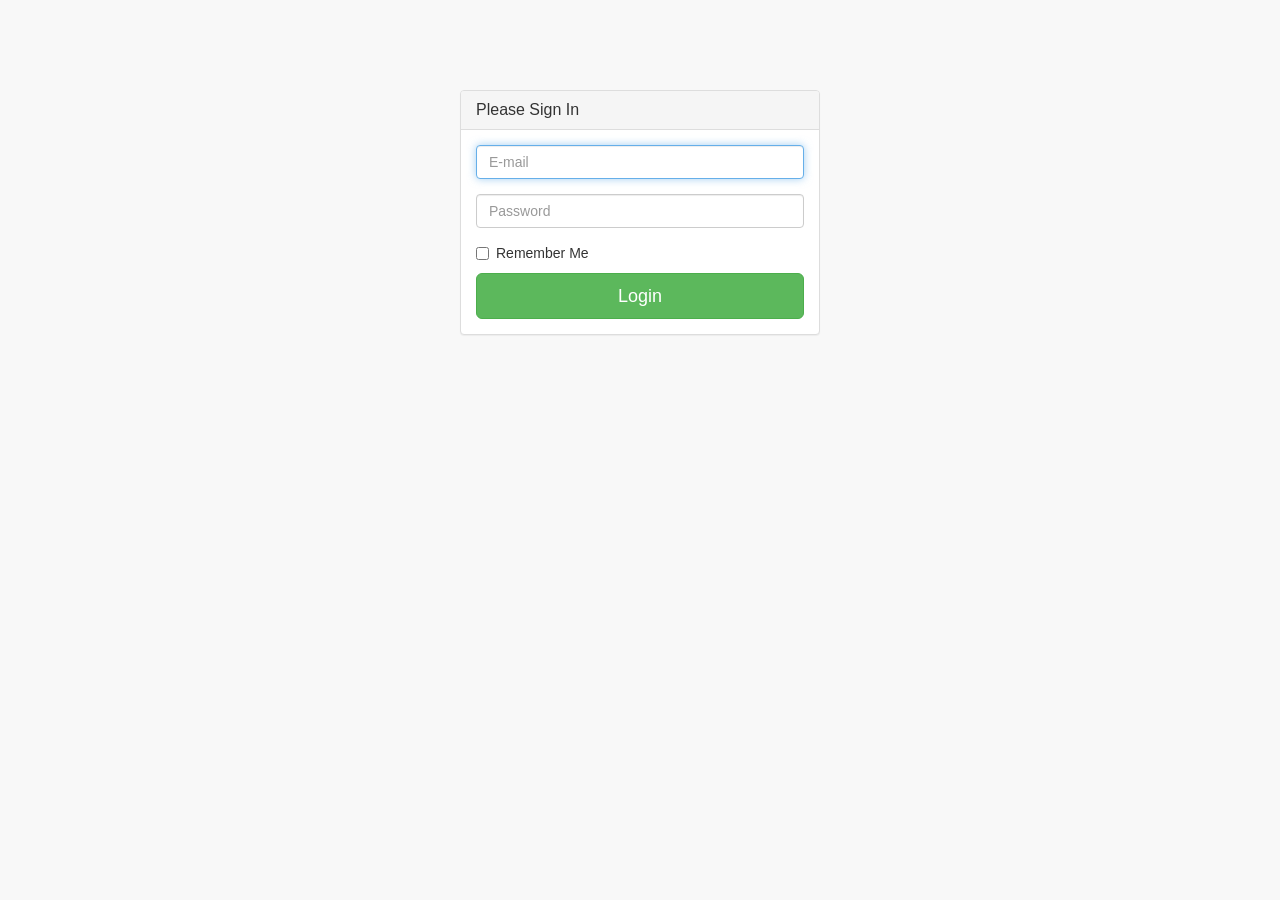
<file: others_website_design/Demo/pages/login.html>
<!DOCTYPE html>
<html lang="en">

<head>

    <meta charset="utf-8">
    <meta http-equiv="X-UA-Compatible" content="IE=edge">
    <meta name="viewport" content="width=device-width, initial-scale=1">
    <meta name="description" content="">
    <meta name="author" content="">

    <title>SB Admin 2 - Bootstrap Admin Theme</title>

    <!-- Bootstrap Core CSS -->
    <link href="../vendor/bootstrap/css/bootstrap.min.css" rel="stylesheet">

    <!-- MetisMenu CSS -->
    <link href="../vendor/metisMenu/metisMenu.min.css" rel="stylesheet">

    <!-- Custom CSS -->
    <link href="../dist/css/sb-admin-2.css" rel="stylesheet">

    <!-- Custom Fonts -->
    <link href="../vendor/font-awesome/css/font-awesome.min.css" rel="stylesheet" type="text/css">

    <!-- HTML5 Shim and Respond.js IE8 support of HTML5 elements and media queries -->
    <!-- WARNING: Respond.js doesn't work if you view the page via file:// -->
    <!--[if lt IE 9]>
        <script src="https://oss.maxcdn.com/libs/html5shiv/3.7.0/html5shiv.js"></script>
        <script src="https://oss.maxcdn.com/libs/respond.js/1.4.2/respond.min.js"></script>
    <![endif]-->

</head>

<body>

    <div class="container">
        <div class="row">
            <div class="col-md-4 col-md-offset-4">
                <div class="login-panel panel panel-default">
                    <div class="panel-heading">
                        <h3 class="panel-title">Please Sign In</h3>
                    </div>
                    <div class="panel-body">
                        <form role="form">
                            <fieldset>
                                <div class="form-group">
                                    <input class="form-control" placeholder="E-mail" name="email" type="email" autofocus>
                                </div>
                                <div class="form-group">
                                    <input class="form-control" placeholder="Password" name="password" type="password" value="">
                                </div>
                                <div class="checkbox">
                                    <label>
                                        <input name="remember" type="checkbox" value="Remember Me">Remember Me
                                    </label>
                                </div>
                                <!-- Change this to a button or input when using this as a form -->
                                <a href="index.html" class="btn btn-lg btn-success btn-block">Login</a>
                            </fieldset>
                        </form>
                    </div>
                </div>
            </div>
        </div>
    </div>

    <!-- jQuery -->
    <script src="../vendor/jquery/jquery.min.js"></script>

    <!-- Bootstrap Core JavaScript -->
    <script src="../vendor/bootstrap/js/bootstrap.min.js"></script>

    <!-- Metis Menu Plugin JavaScript -->
    <script src="../vendor/metisMenu/metisMenu.min.js"></script>

    <!-- Custom Theme JavaScript -->
    <script src="../dist/js/sb-admin-2.js"></script>

</body>

</html>
</file>
<file: others_website_design/Demo/vendor/morrisjs/morris.css>
.morris-hover{position:absolute;z-index:1000}.morris-hover.morris-default-style{border-radius:10px;padding:6px;color:#666;background:rgba(255,255,255,0.8);border:solid 2px rgba(230,230,230,0.8);font-family:sans-serif;font-size:12px;text-align:center}.morris-hover.morris-default-style .morris-hover-row-label{font-weight:bold;margin:0.25em 0}
.morris-hover.morris-default-style .morris-hover-point{white-space:nowrap;margin:0.1em 0}
</file>
<file: others_website_design/Demo/vendor/metisMenu/metisMenu.min.css>
/*
 * metismenu - v1.1.3
 * Easy menu jQuery plugin for Twitter Bootstrap 3
 * https://github.com/onokumus/metisMenu
 *
 * Made by Osman Nuri Okumus
 * Under MIT License
 */

.arrow{float:right;line-height:1.42857}.glyphicon.arrow:before{content:"\e079"}.active>a>.glyphicon.arrow:before{content:"\e114"}.fa.arrow:before{content:"\f104"}.active>a>.fa.arrow:before{content:"\f107"}.plus-times{float:right}.fa.plus-times:before{content:"\f067"}.active>a>.fa.plus-times{filter:progid:DXImageTransform.Microsoft.BasicImage(rotation=1);-webkit-transform:rotate(45deg);-moz-transform:rotate(45deg);-ms-transform:rotate(45deg);-o-transform:rotate(45deg);transform:rotate(45deg)}.plus-minus{float:right}.fa.plus-minus:before{content:"\f067"}.active>a>.fa.plus-minus:before{content:"\f068"}
</file>
<file: others_website_design/Demo/dist/css/sb-admin-2.css>
/*!
 * Start Bootstrap - SB Admin 2 v3.3.7+1 (http://startbootstrap.com/template-overviews/sb-admin-2)
 * Copyright 2013-2016 Start Bootstrap
 * Licensed under MIT (https://github.com/BlackrockDigital/startbootstrap/blob/gh-pages/LICENSE)
 */
body {
  background-color: #f8f8f8;
}
#wrapper {
  width: 100%;
}
#page-wrapper {
  padding: 0 15px;
  min-height: 568px;
  background-color: white;
}
@media (min-width: 768px) {
  #page-wrapper {
    position: inherit;
    margin: 0 0 0 250px;
    padding: 0 30px;
    border-left: 1px solid #e7e7e7;
  }
}
.navbar-top-links {
  margin-right: 0;
}
.navbar-top-links li {
  display: inline-block;
}
.navbar-top-links li:last-child {
  margin-right: 15px;
}
.navbar-top-links li a {
  padding: 15px;
  min-height: 50px;
}
.navbar-top-links .dropdown-menu li {
  display: block;
}
.navbar-top-links .dropdown-menu li:last-child {
  margin-right: 0;
}
.navbar-top-links .dropdown-menu li a {
  padding: 3px 20px;
  min-height: 0;
}
.navbar-top-links .dropdown-menu li a div {
  white-space: normal;
}
.navbar-top-links .dropdown-messages,
.navbar-top-links .dropdown-tasks,
.navbar-top-links .dropdown-alerts {
  width: 310px;
  min-width: 0;
}
.navbar-top-links .dropdown-messages {
  margin-left: 5px;
}
.navbar-top-links .dropdown-tasks {
  margin-left: -59px;
}
.navbar-top-links .dropdown-alerts {
  margin-left: -123px;
}
.navbar-top-links .dropdown-user {
  right: 0;
  left: auto;
}
.sidebar .sidebar-nav.navbar-collapse {
  padding-left: 0;
  padding-right: 0;
}
.sidebar .sidebar-search {
  padding: 15px;
}
.sidebar ul li {
  border-bottom: 1px solid #e7e7e7;
}
.sidebar ul li a.active {
  background-color: #eeeeee;
}
.sidebar .arrow {
  float: right;
}
.sidebar .fa.arrow:before {
  content: "\f104";
}
.sidebar .active > a > .fa.arrow:before {
  content: "\f107";
}
.sidebar .nav-second-level li,
.sidebar .nav-third-level li {
  border-bottom: none !important;
}
.sidebar .nav-second-level li a {
  padding-left: 37px;
}
.sidebar .nav-third-level li a {
  padding-left: 52px;
}
@media (min-width: 768px) {
  .sidebar {
    z-index: 1;
    position: absolute;
    width: 250px;
    margin-top: 51px;
  }
  .navbar-top-links .dropdown-messages,
  .navbar-top-links .dropdown-tasks,
  .navbar-top-links .dropdown-alerts {
    margin-left: auto;
  }
}
.btn-outline {
  color: inherit;
  background-color: transparent;
  transition: all .5s;
}
.btn-primary.btn-outline {
  color: #428bca;
}
.btn-success.btn-outline {
  color: #5cb85c;
}
.btn-info.btn-outline {
  color: #5bc0de;
}
.btn-warning.btn-outline {
  color: #f0ad4e;
}
.btn-danger.btn-outline {
  color: #d9534f;
}
.btn-primary.btn-outline:hover,
.btn-success.btn-outline:hover,
.btn-info.btn-outline:hover,
.btn-warning.btn-outline:hover,
.btn-danger.btn-outline:hover {
  color: white;
}
.chat {
  margin: 0;
  padding: 0;
  list-style: none;
}
.chat li {
  margin-bottom: 10px;
  padding-bottom: 5px;
  border-bottom: 1px dotted #999999;
}
.chat li.left .chat-body {
  margin-left: 60px;
}
.chat li.right .chat-body {
  margin-right: 60px;
}
.chat li .chat-body p {
  margin: 0;
}
.panel .slidedown .glyphicon,
.chat .glyphicon {
  margin-right: 5px;
}
.chat-panel .panel-body {
  height: 350px;
  overflow-y: scroll;
}
.login-panel {
  margin-top: 25%;
}
.flot-chart {
  display: block;
  height: 400px;
}
.flot-chart-content {
  width: 100%;
  height: 100%;
}
table.dataTable thead .sorting,
table.dataTable thead .sorting_asc,
table.dataTable thead .sorting_desc,
table.dataTable thead .sorting_asc_disabled,
table.dataTable thead .sorting_desc_disabled {
  background: transparent;
}
table.dataTable thead .sorting_asc:after {
  content: "\f0de";
  float: right;
  font-family: fontawesome;
}
table.dataTable thead .sorting_desc:after {
  content: "\f0dd";
  float: right;
  font-family: fontawesome;
}
table.dataTable thead .sorting:after {
  content: "\f0dc";
  float: right;
  font-family: fontawesome;
  color: rgba(50, 50, 50, 0.5);
}
.btn-circle {
  width: 30px;
  height: 30px;
  padding: 6px 0;
  border-radius: 15px;
  text-align: center;
  font-size: 12px;
  line-height: 1.428571429;
}
.btn-circle.btn-lg {
  width: 50px;
  height: 50px;
  padding: 10px 16px;
  border-radius: 25px;
  font-size: 18px;
  line-height: 1.33;
}
.btn-circle.btn-xl {
  width: 70px;
  height: 70px;
  padding: 10px 16px;
  border-radius: 35px;
  font-size: 24px;
  line-height: 1.33;
}
.show-grid [class^="col-"] {
  padding-top: 10px;
  padding-bottom: 10px;
  border: 1px solid #ddd;
  background-color: #eee !important;
}
.show-grid {
  margin: 15px 0;
}
.huge {
  font-size: 40px;
}
.panel-green {
  border-color: #5cb85c;
}
.panel-green > .panel-heading {
  border-color: #5cb85c;
  color: white;
  background-color: #5cb85c;
}
.panel-green > a {
  color: #5cb85c;
}
.panel-green > a:hover {
  color: #3d8b3d;
}
.panel-red {
  border-color: #d9534f;
}
.panel-red > .panel-heading {
  border-color: #d9534f;
  color: white;
  background-color: #d9534f;
}
.panel-red > a {
  color: #d9534f;
}
.panel-red > a:hover {
  color: #b52b27;
}
.panel-yellow {
  border-color: #f0ad4e;
}
.panel-yellow > .panel-heading {
  border-color: #f0ad4e;
  color: white;
  background-color: #f0ad4e;
}
.panel-yellow > a {
  color: #f0ad4e;
}
.panel-yellow > a:hover {
  color: #df8a13;
}
.timeline {
  position: relative;
  padding: 20px 0 20px;
  list-style: none;
}
.timeline:before {
  content: " ";
  position: absolute;
  top: 0;
  bottom: 0;
  left: 50%;
  width: 3px;
  margin-left: -1.5px;
  background-color: #eeeeee;
}
.timeline > li {
  position: relative;
  margin-bottom: 20px;
}
.timeline > li:before,
.timeline > li:after {
  content: " ";
  display: table;
}
.timeline > li:after {
  clear: both;
}
.timeline > li:before,
.timeline > li:after {
  content: " ";
  display: table;
}
.timeline > li:after {
  clear: both;
}
.timeline > li > .timeline-panel {
  float: left;
  position: relative;
  width: 46%;
  padding: 20px;
  border: 1px solid #d4d4d4;
  border-radius: 2px;
  -webkit-box-shadow: 0 1px 6px rgba(0, 0, 0, 0.175);
  box-shadow: 0 1px 6px rgba(0, 0, 0, 0.175);
}
.timeline > li > .timeline-panel:before {
  content: " ";
  display: inline-block;
  position: absolute;
  top: 26px;
  right: -15px;
  border-top: 15px solid transparent;
  border-right: 0 solid #ccc;
  border-bottom: 15px solid transparent;
  border-left: 15px solid #ccc;
}
.timeline > li > .timeline-panel:after {
  content: " ";
  display: inline-block;
  position: absolute;
  top: 27px;
  right: -14px;
  border-top: 14px solid transparent;
  border-right: 0 solid #fff;
  border-bottom: 14px solid transparent;
  border-left: 14px solid #fff;
}
.timeline > li > .timeline-badge {
  z-index: 100;
  position: absolute;
  top: 16px;
  left: 50%;
  width: 50px;
  height: 50px;
  margin-left: -25px;
  border-radius: 50% 50% 50% 50%;
  text-align: center;
  font-size: 1.4em;
  line-height: 50px;
  color: #fff;
  background-color: #999999;
}
.timeline > li.timeline-inverted > .timeline-panel {
  float: right;
}
.timeline > li.timeline-inverted > .timeline-panel:before {
  right: auto;
  left: -15px;
  border-right-width: 15px;
  border-left-width: 0;
}
.timeline > li.timeline-inverted > .timeline-panel:after {
  right: auto;
  left: -14px;
  border-right-width: 14px;
  border-left-width: 0;
}
.timeline-badge.primary {
  background-color: #2e6da4 !important;
}
.timeline-badge.success {
  background-color: #3f903f !important;
}
.timeline-badge.warning {
  background-color: #f0ad4e !important;
}
.timeline-badge.danger {
  background-color: #d9534f !important;
}
.timeline-badge.info {
  background-color: #5bc0de !important;
}
.timeline-title {
  margin-top: 0;
  color: inherit;
}
.timeline-body > p,
.timeline-body > ul {
  margin-bottom: 0;
}
.timeline-body > p + p {
  margin-top: 5px;
}
@media (max-width: 767px) {
  ul.timeline:before {
    left: 40px;
  }
  ul.timeline > li > .timeline-panel {
    width: calc(10%);
    width: -moz-calc(10%);
    width: -webkit-calc(10%);
  }
  ul.timeline > li > .timeline-badge {
    top: 16px;
    left: 15px;
    margin-left: 0;
  }
  ul.timeline > li > .timeline-panel {
    float: right;
  }
  ul.timeline > li > .timeline-panel:before {
    right: auto;
    left: -15px;
    border-right-width: 15px;
    border-left-width: 0;
  }
  ul.timeline > li > .timeline-panel:after {
    right: auto;
    left: -14px;
    border-right-width: 14px;
    border-left-width: 0;
  }
}
</file>
